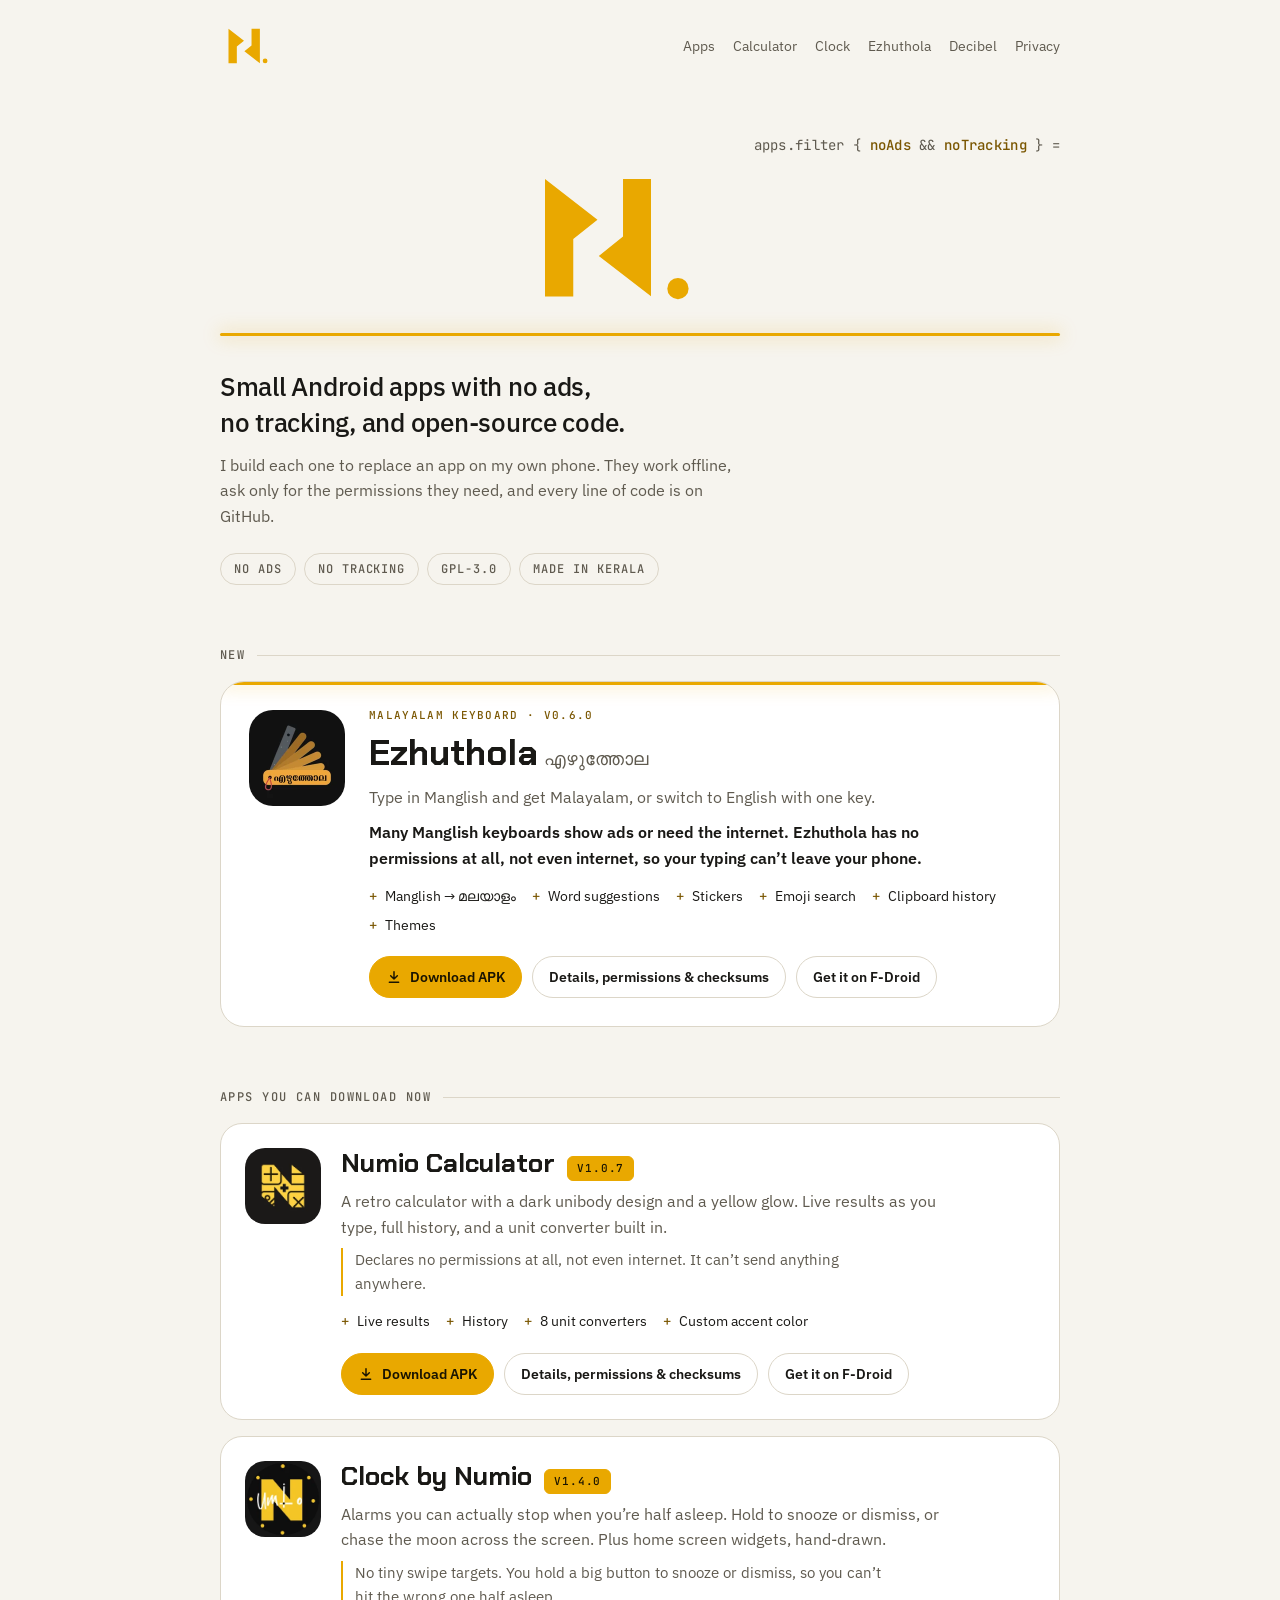
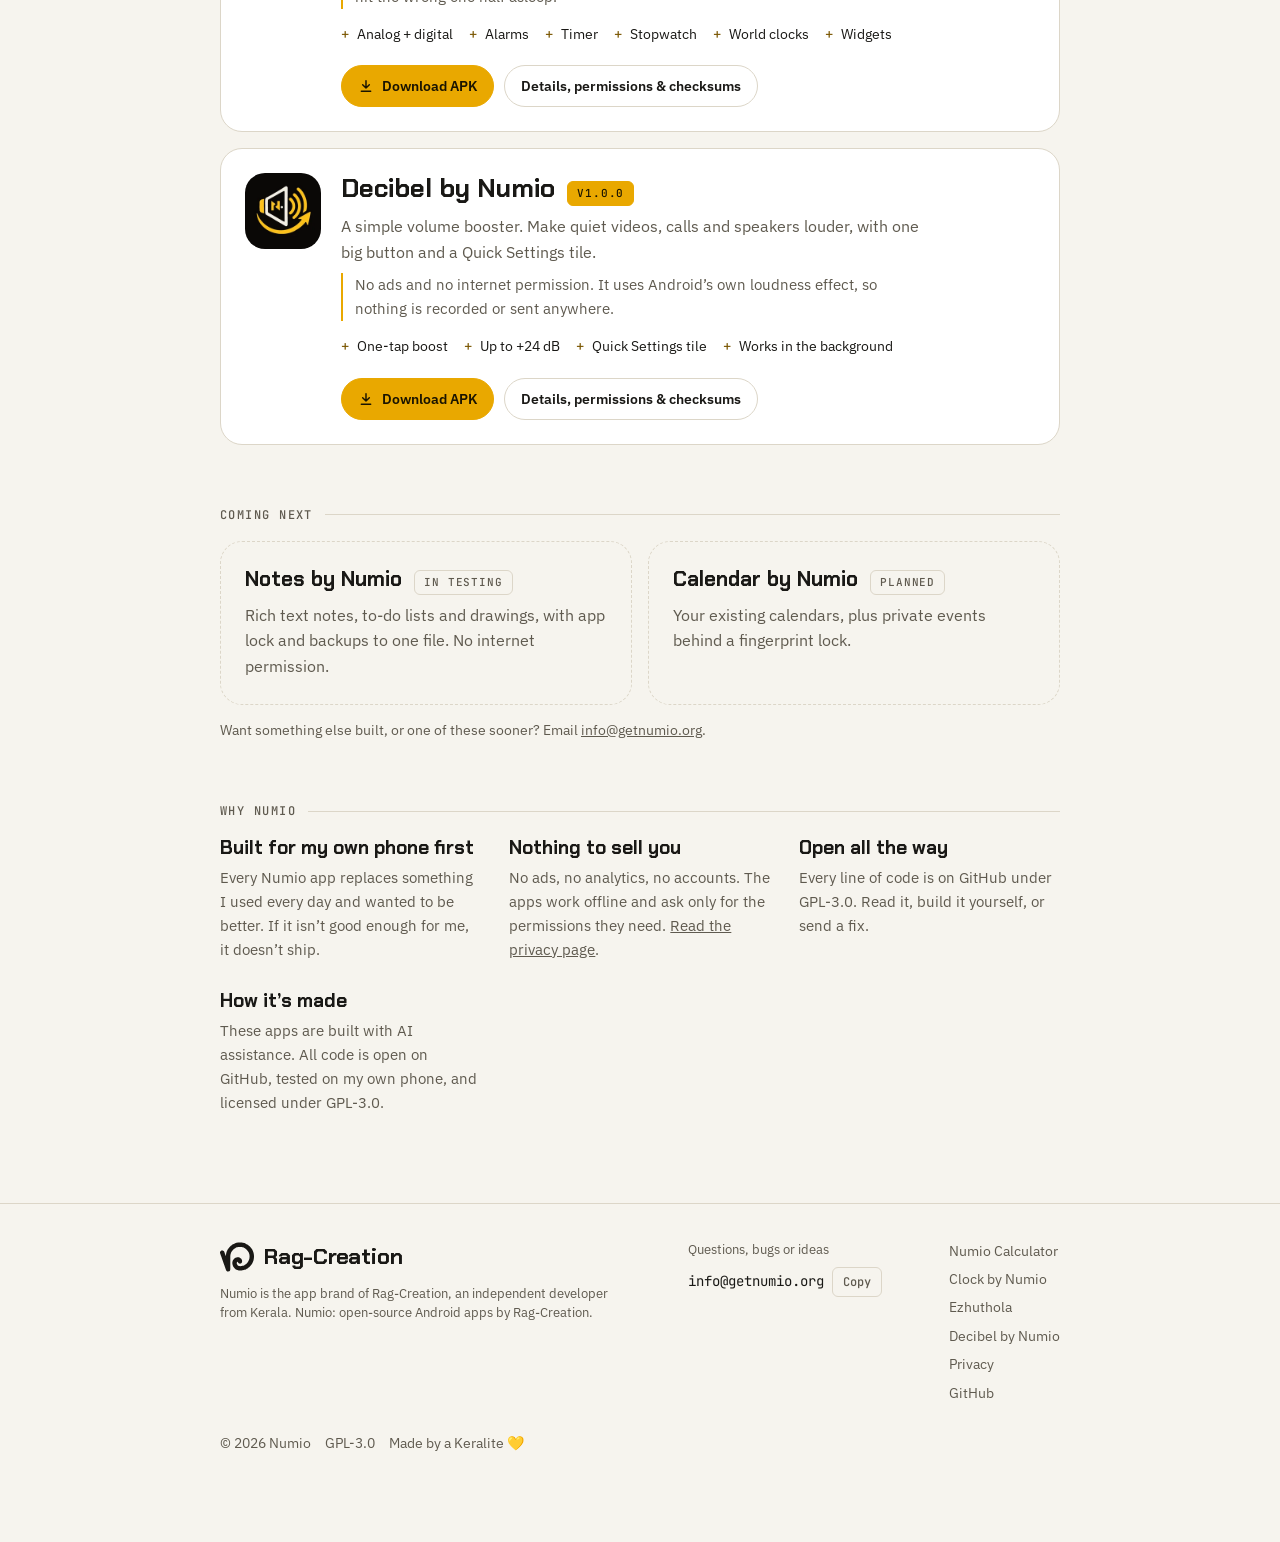
<file: index.html>
<!doctype html>
<html lang="en">
<head>
<meta charset="utf-8">
<meta http-equiv="Content-Security-Policy" content="default-src 'self'; script-src 'self'; style-src 'self' 'unsafe-inline'; img-src 'self' data:; font-src 'self'; connect-src 'none'; object-src 'none'; base-uri 'self'; form-action 'none'">
<meta name="viewport" content="width=device-width, initial-scale=1, viewport-fit=cover">
<title>Numio: open-source Android apps with no ads</title>
<meta name="description" content="Numio makes small, open-source Android apps with no ads and no tracking: Numio Calculator, Clock by Numio, Notes by Numio, and Ezhuthola, a Malayalam keyboard. By Rag-Creation.">
<meta name="theme-color" content="#0f0f0e">
<link rel="canonical" href="https://getnumio.org/">
<link rel="icon" href="/favicon.svg" type="image/svg+xml">
<link rel="icon" href="/favicon.ico" sizes="32x32">
<link rel="apple-touch-icon" href="/apple-touch-icon.png">
<meta property="og:type" content="website">
<meta property="og:site_name" content="Numio">
<meta property="og:title" content="Numio: open-source Android apps with no ads">
<meta property="og:description" content="Numio makes small, open-source Android apps with no ads and no tracking: Numio Calculator, Clock by Numio, Notes by Numio, and Ezhuthola, a Malayalam keyboard. By Rag-Creation.">
<meta property="og:url" content="https://getnumio.org/">
<meta property="og:image" content="https://getnumio.org/assets/img/og.png">
<meta property="og:image:width" content="1200">
<meta property="og:image:height" content="630">
<meta property="og:image:alt" content="Numio logo: open-source Android apps, no ads, no tracking">
<meta name="twitter:card" content="summary_large_image">
<meta name="twitter:title" content="Numio: open-source Android apps with no ads">
<meta name="twitter:description" content="Numio makes small, open-source Android apps with no ads and no tracking: Numio Calculator, Clock by Numio, Notes by Numio, and Ezhuthola, a Malayalam keyboard. By Rag-Creation.">
<meta name="twitter:image" content="https://getnumio.org/assets/img/og.png">
<link rel="preload" href="/assets/fonts/chakra-petch-700.woff" as="font" type="font/woff" crossorigin><link rel="preload" href="/assets/fonts/ibm-plex-sans.woff" as="font" type="font/woff" crossorigin>
<link rel="stylesheet" href="/assets/site.css">

</head>
<body>
<a class="skip" href="#main">Skip to content</a>
<div class="wrap">
  <header class="top">
    <a class="mark" href="/" aria-label="Numio home"><svg class="nmark" viewBox="0 0 1000 1000" aria-hidden="true"><polygon points="151.7,190 428.4,404.2 300.7,507 300.7,810 151.7,810" fill="var(--amber)"/><polygon points="712.1,810 435.4,595.8 563.1,493 563.1,190 712.1,190" fill="var(--amber)"/><circle cx="805.7" cy="767.4" r="42.6" fill="var(--amber)"/></svg></a>
    <nav aria-label="Main">
      <a href="#apps">Apps</a>
      <a href="/calculator/">Calculator</a>
      <a href="/clock/">Clock</a>
      <a href="/ezhuthola/">Ezhuthola</a>
      <a href="/decibel/">Decibel</a>
      <a href="/privacy/">Privacy</a>
    </nav>
  </header>
</div>
<main id="main">
<div class="wrap">
  <section class="hero" aria-labelledby="wordmark">
    <div class="readout" aria-hidden="true">apps.filter { <b>noAds</b> &amp;&amp; <b>noTracking</b> } =</div>
    <h1 id="wordmark" aria-label="Numio" title="Tap to play"><svg class="hn" viewBox="151.7 190 560.4 620" aria-hidden="true"><polygon points="151.7,190 428.4,404.2 300.7,507 300.7,810 151.7,810"/><polygon points="712.1,810 435.4,595.8 563.1,493 563.1,190 712.1,190"/></svg><span class="umio" aria-hidden="true">umio</span><span class="dot" aria-hidden="true"></span></h1>
    <div class="underline" aria-hidden="true"></div>
    <p class="lede">Small Android apps with no ads, no tracking, and open-source code.</p>
    <p class="sublede">I build each one to replace an app on my own phone. They work offline, ask only for the permissions they need, and every line of code is on GitHub.</p>
    <ul class="pledge"><li>No ads</li><li>No tracking</li><li>GPL-3.0</li><li>Made in Kerala</li></ul>
  </section>

  <section class="block" aria-labelledby="ez-label">
    <h2 class="section-label" id="ez-label">New</h2>
    <article class="flagship">
      <img src="/assets/img/ezhuthola.webp" alt="Ezhuthola app icon: a palm leaf with the letter ഴ" width="96" height="96" loading="lazy">
      <div>
        <span class="eyebrow">Malayalam keyboard · v0.6.0</span>
        <h3>Ezhuthola<span class="ml" lang="ml">എഴുത്തോല</span></h3>
        <p>Type in Manglish and get Malayalam, or switch to English with one key.</p>
        <p><strong>Many Manglish keyboards show ads or need the internet. Ezhuthola has no permissions at all, not even internet, so your typing can’t leave your phone.</strong></p>
        <ul class="feats"><li>Manglish → മലയാളം</li><li>Word suggestions</li><li>Stickers</li><li>Emoji search</li><li>Clipboard history</li><li>Themes</li></ul>
        <div class="actions">
          <a class="btn primary" href="https://github.com/rag-creation/ezhuthola/releases/latest" target="_blank" rel="noopener"><svg viewBox="0 0 24 24" fill="none" stroke="currentColor" stroke-width="2.2" stroke-linecap="round" stroke-linejoin="round" aria-hidden="true"><path d="M12 4v11M7 10l5 5 5-5M5 20h14"/></svg>Download APK</a>
          <a class="btn" href="/ezhuthola/">Details, permissions &amp; checksums</a>
          <a class="btn" href="https://f-droid.org/packages/com.rr.numio.ezhuthola/" target="_blank" rel="noopener">Get it on F-Droid</a>
        </div>
      </div>
    </article>
  </section>

  <section class="block" id="apps" aria-labelledby="apps-label">
    <h2 class="section-label" id="apps-label">Apps you can download now</h2>
    <div class="apps">
      <article class="app">
        <img class="icon" src="/assets/img/calculator.webp" alt="Numio Calculator app icon" width="76" height="76" loading="lazy">
        <div>
          <div class="app-head"><h3><a href="/calculator/">Numio Calculator</a></h3><span class="status live">v1.0.7</span></div>
          <p>A retro calculator with a dark unibody design and a yellow glow. Live results as you type, full history, and a unit converter built in.</p>
          <p class="diff">Declares no permissions at all, not even internet. It can’t send anything anywhere.</p>
          <ul class="feats"><li>Live results</li><li>History</li><li>8 unit converters</li><li>Custom accent color</li></ul>
          <div class="actions">
            <a class="btn primary" href="https://github.com/rag-creation/numio/releases/latest" target="_blank" rel="noopener"><svg viewBox="0 0 24 24" fill="none" stroke="currentColor" stroke-width="2.2" stroke-linecap="round" stroke-linejoin="round" aria-hidden="true"><path d="M12 4v11M7 10l5 5 5-5M5 20h14"/></svg>Download APK</a>
            <a class="btn" href="/calculator/">Details, permissions &amp; checksums</a>
            <a class="btn" href="https://f-droid.org/packages/com.rr.numio/" target="_blank" rel="noopener">Get it on F-Droid</a>
          </div>
        </div>
      </article>
      <article class="app">
        <img class="icon" src="/assets/img/clock.webp" alt="Clock by Numio app icon" width="76" height="76" loading="lazy">
        <div>
          <div class="app-head"><h3><a href="/clock/">Clock by Numio</a></h3><span class="status live">v1.4.0</span></div>
          <p>Alarms you can actually stop when you’re half asleep. Hold to snooze or dismiss, or chase the moon across the screen. Plus home screen widgets, hand-drawn.</p>
          <p class="diff">No tiny swipe targets. You hold a big button to snooze or dismiss, so you can’t hit the wrong one half asleep.</p>
          <ul class="feats"><li>Analog + digital</li><li>Alarms</li><li>Timer</li><li>Stopwatch</li><li>World clocks</li><li>Widgets</li></ul>
          <div class="actions">
            <a class="btn primary" href="https://github.com/rag-creation/numio-clock/releases/latest" target="_blank" rel="noopener"><svg viewBox="0 0 24 24" fill="none" stroke="currentColor" stroke-width="2.2" stroke-linecap="round" stroke-linejoin="round" aria-hidden="true"><path d="M12 4v11M7 10l5 5 5-5M5 20h14"/></svg>Download APK</a>
            <a class="btn" href="/clock/">Details, permissions &amp; checksums</a>
            
          </div>
        </div>
      </article>
      <article class="app">
        <img class="icon" src="/assets/img/decibel.webp" alt="Decibel by Numio app icon" width="76" height="76" loading="lazy">
        <div>
          <div class="app-head"><h3><a href="/decibel/">Decibel by Numio</a></h3><span class="status live">v1.0.0</span></div>
          <p>A simple volume booster. Make quiet videos, calls and speakers louder, with one big button and a Quick Settings tile.</p>
          <p class="diff">No ads and no internet permission. It uses Android’s own loudness effect, so nothing is recorded or sent anywhere.</p>
          <ul class="feats"><li>One-tap boost</li><li>Up to +24 dB</li><li>Quick Settings tile</li><li>Works in the background</li></ul>
          <div class="actions">
            <a class="btn primary" href="https://github.com/rag-creation/numio-decibel/releases/latest" target="_blank" rel="noopener"><svg viewBox="0 0 24 24" fill="none" stroke="currentColor" stroke-width="2.2" stroke-linecap="round" stroke-linejoin="round" aria-hidden="true"><path d="M12 4v11M7 10l5 5 5-5M5 20h14"/></svg>Download APK</a>
            <a class="btn" href="/decibel/">Details, permissions &amp; checksums</a>
          </div>
        </div>
      </article>
    </div>
  </section>

  <section class="block" id="roadmap" aria-labelledby="road-label">
    <h2 class="section-label" id="road-label">Coming next</h2>
    <div class="soon">
      <article class="app"><div><div class="app-head"><h3>Notes by Numio</h3><span class="status">In testing</span></div><p>Rich text notes, to-do lists and drawings, with app lock and backups to one file. No internet permission.</p></div></article>
      <article class="app"><div><div class="app-head"><h3>Calendar by Numio</h3><span class="status">Planned</span></div><p>Your existing calendars, plus private events behind a fingerprint lock.</p></div></article>
    </div>
    <p class="note">Want something else built, or one of these sooner? Email <a href="mailto:info@getnumio.org">info@getnumio.org</a>.</p>
  </section>

  <section class="block" id="why" aria-labelledby="why-label">
    <h2 class="section-label" id="why-label">Why Numio</h2>
    <div class="why">
      <div><h3>Built for my own phone first</h3><p>Every Numio app replaces something I used every day and wanted to be better. If it isn’t good enough for me, it doesn’t ship.</p></div>
      <div><h3>Nothing to sell you</h3><p>No ads, no analytics, no accounts. The apps work offline and ask only for the permissions they need. <a href="/privacy/">Read the privacy page</a>.</p></div>
      <div><h3>Open all the way</h3><p>Every line of code is on GitHub under GPL-3.0. Read it, build it yourself, or send a fix.</p></div>
      <div><h3>How it’s made</h3><p>These apps are built with AI assistance. All code is open on GitHub, tested on my own phone, and licensed under GPL-3.0.</p></div>
    </div>
  </section>
</div>
</main>
<footer id="contact">
  <div class="wrap">
    <div class="foot">
      <div class="foot-col">
        <a class="mark" href="https://github.com/rag-creation" target="_blank" rel="noopener" aria-label="Rag-Creation on GitHub"><svg class="flick" viewBox="0 0 200 200" aria-hidden="true"><path d="M116.6 14.5C115.4 14.5 114.1 14.6 112.8 14.6C111.5 14.7 110.2 14.7 109 14.9C107.7 15 106.4 15.2 105.2 15.4C103.9 15.5 102.6 15.6 101.4 15.8C100.1 16 98.9 16.4 97.6 16.7C96.4 16.9 95.1 17.2 93.9 17.5C92.6 17.9 91.4 18.3 90.2 18.8C89 19.2 87.8 19.7 86.7 20.2C85.5 20.7 84.3 21.2 83.1 21.7C82 22.2 80.8 22.7 79.6 23.3C78.5 23.9 77.4 24.5 76.3 25.1C75.2 25.8 74.1 26.5 73 27.2C71.9 27.9 70.9 28.6 69.8 29.3C68.8 30.1 67.8 30.9 66.8 31.7C65.8 32.5 64.8 33.3 63.8 34.1C62.9 34.9 61.9 35.8 61 36.7C60.1 37.6 59.2 38.5 58.3 39.4C57.4 40.3 56.5 41.3 55.6 42.2C54.8 43.2 54 44.1 53.1 45.1C52.3 46.1 51.6 47.2 50.8 48.2C50 49.2 49.2 50.2 48.5 51.3C47.8 52.3 47.1 53.4 46.4 54.5C45.8 55.6 45.1 56.7 44.5 57.8C43.9 58.9 43.3 60.1 42.8 61.2C42.2 62.4 41.6 63.5 41.1 64.7C40.6 65.9 40.2 67.1 39.8 68.3C39.3 69.5 38.8 70.7 38.4 71.9C38.1 73.1 37.7 74.4 37.4 75.6C37.1 76.8 36.8 78.1 36.5 79.3C36.3 80.6 36.1 81.9 35.9 83.1C35.7 84.4 35.5 85.6 35.3 86.9C35.1 88.2 35.2 89.6 34.9 90.7C34.6 91.8 34 93.6 33.6 93.4C33.1 93.3 32.7 91.1 32.2 89.9C31.8 88.7 31.3 87.5 30.9 86.3C30.5 85 30.1 83.8 29.6 82.6C29.2 81.4 28.8 80.2 28.4 79C27.9 77.8 27.5 76.6 27.1 75.4C26.7 74.2 26.3 72.9 25.8 71.8C25.3 70.6 24.8 69.4 24.1 68.3C23.5 67.2 22.7 66.1 21.8 65.2C21 64.3 20 63.5 18.9 62.8C17.8 62.2 16.6 61.6 15.3 61.4C14.1 61.1 12.8 61 11.5 61.2C10.3 61.3 9 61.6 7.8 62.1C6.6 62.6 5.5 63.3 4.5 64.1C3.6 64.9 2.8 66 2.1 67.1C1.4 68.1 0.9 69.4 0.6 70.6C0.2 71.8 -0 73.1 0 74.4C0 75.6 0.4 76.9 0.7 78.1C1 79.4 1.4 80.6 1.8 81.8C2.2 83 2.7 84.2 3.1 85.4C3.6 86.6 4 87.8 4.4 89C4.8 90.2 5.2 91.5 5.7 92.7C6.1 93.9 6.5 95.1 6.9 96.3C7.4 97.5 7.8 98.7 8.2 99.9C8.7 101.1 9.1 102.3 9.5 103.5C9.9 104.7 10.4 105.9 10.8 107.1C11.2 108.4 11.6 109.6 12.1 110.8C12.5 112 12.9 113.2 13.3 114.4C13.8 115.6 14.2 116.8 14.6 118C15 119.2 15.5 120.4 15.9 121.6C16.3 122.8 16.7 124 17.2 125.3C17.6 126.5 18 127.7 18.5 128.9C18.9 130.1 19.3 131.3 19.7 132.5C20.2 133.7 20.6 134.9 21 136.1C21.4 137.3 21.9 138.5 22.3 139.7C22.7 140.9 23.1 142.2 23.6 143.4C24 144.6 24.4 145.8 24.8 147C25.3 148.2 25.7 149.4 26.1 150.6C26.5 151.8 27 153 27.4 154.2C27.8 155.4 28.2 156.6 28.7 157.9C29.1 159.1 29.5 160.3 30 161.5C30.4 162.7 30.8 163.9 31.2 165.1C31.6 166.3 32.1 167.5 32.5 168.7C32.9 169.9 33.3 171.1 33.8 172.3C34.2 173.5 34.6 174.8 35.1 176C35.6 177.1 36.1 178.3 36.8 179.4C37.5 180.4 38.4 181.4 39.3 182.3C40.2 183.1 41.3 184 42.4 184.6C43.5 185.1 44.8 185.4 46.1 185.5C47.3 185.7 48.6 185.6 49.9 185.4C51.1 185.2 52.4 184.7 53.5 184.2C54.7 183.6 55.8 183 56.8 182.2C57.7 181.3 58.4 180.2 59 179.1C59.6 178 59.9 176.7 60.2 175.4C60.5 174.2 60.5 172.9 60.6 171.6C60.7 170.4 60.6 169.1 60.6 167.8C60.6 166.5 60.6 165.2 60.6 163.9C60.6 162.7 60.6 161.4 60.6 160.1C60.6 158.8 60.6 157.5 60.6 156.3C60.6 155 60.6 153.7 60.6 152.4C60.6 151.1 60.6 149.9 60.6 148.6C60.6 147.3 60.6 146 60.6 144.7C60.6 143.5 60.6 142.2 60.6 140.9C60.6 139.6 60.6 138.3 60.6 137.1C60.6 135.8 60.6 134.5 60.6 133.2C60.6 131.9 60.6 130.7 60.6 129.4C60.6 128.1 60.6 126.8 60.6 125.5C60.6 124.3 60.6 123 60.6 121.7C60.6 120.4 60.6 119.1 60.6 117.9C60.6 116.6 60.6 115.3 60.6 114C60.6 112.7 60.6 111.5 60.6 110.2C60.6 108.9 60.6 107.6 60.6 106.3C60.6 105.1 60.6 103.8 60.6 102.5C60.6 101.2 60.6 99.9 60.6 98.7C60.6 97.4 60.7 96.1 60.8 94.8C60.9 93.5 60.9 92.3 61 91C61.1 89.7 61.2 88.4 61.4 87.2C61.6 85.9 62 84.7 62.4 83.5C62.8 82.2 63.2 81 63.5 79.8C63.9 78.6 64.2 77.3 64.7 76.1C65.1 74.9 65.7 73.8 66.2 72.6C66.8 71.5 67.4 70.3 68 69.2C68.7 68.1 69.3 67 70 65.9C70.7 64.9 71.6 63.9 72.4 62.9C73.2 61.9 74 60.9 74.9 60C75.7 59 76.5 58 77.4 57.1C78.3 56.2 79.3 55.4 80.2 54.5C81.2 53.6 82.1 52.7 83.1 51.9C84.1 51.1 85.1 50.3 86.2 49.7C87.3 49 88.4 48.4 89.5 47.8C90.7 47.2 91.8 46.6 92.9 46C94.1 45.4 95.2 44.8 96.4 44.4C97.6 43.9 98.8 43.5 100.1 43.2C101.3 42.8 102.5 42.4 103.8 42.1C105 41.8 106.2 41.6 107.5 41.4C108.8 41.2 110.1 41.1 111.3 41C112.6 40.8 113.9 40.6 115.1 40.5C116.4 40.5 117.7 40.5 119 40.5C120.3 40.6 121.5 40.8 122.8 40.9C124.1 41.1 125.4 41.1 126.6 41.3C127.9 41.5 129.2 41.7 130.4 42C131.6 42.3 132.9 42.7 134.1 43C135.3 43.4 136.6 43.7 137.8 44.2C139 44.6 140.1 45.2 141.2 45.8C142.4 46.3 143.5 47 144.6 47.6C145.8 48.2 146.9 48.7 148 49.4C149.1 50.1 150.2 50.8 151.2 51.6C152.2 52.4 153.1 53.3 154 54.1C155 55 156 55.8 156.9 56.7C157.8 57.6 158.6 58.6 159.5 59.6C160.3 60.5 161.1 61.5 161.9 62.5C162.7 63.5 163.6 64.5 164.3 65.5C165.1 66.6 165.7 67.7 166.3 68.8C167 69.9 167.6 71 168.2 72.1C168.7 73.3 169.3 74.4 169.8 75.6C170.3 76.8 170.6 78.1 171 79.3C171.4 80.5 171.8 81.7 172.1 82.9C172.5 84.2 172.9 85.4 173.1 86.7C173.4 87.9 173.4 89.2 173.6 90.5C173.7 91.7 173.8 93 173.9 94.3C173.9 95.6 174 96.9 174 98.1C173.9 99.4 173.8 100.7 173.7 102C173.6 103.2 173.4 104.5 173.3 105.8C173.1 107 172.9 108.3 172.6 109.6C172.4 110.8 171.9 112 171.6 113.2C171.2 114.5 170.9 115.7 170.5 116.9C170 118.1 169.5 119.3 169 120.5C168.4 121.6 167.8 122.7 167.2 123.9C166.6 125 166.1 126.2 165.4 127.3C164.7 128.3 164 129.4 163.2 130.4C162.4 131.4 161.6 132.4 160.8 133.4C160 134.4 159.2 135.4 158.4 136.4C157.5 137.3 156.6 138.2 155.6 139C154.7 139.9 153.6 140.7 152.7 141.5C151.7 142.3 150.7 143.2 149.7 143.9C148.7 144.7 147.6 145.3 146.5 146C145.4 146.7 144.2 147.2 143.1 147.8C142 148.4 140.9 149.1 139.7 149.6C138.5 150.2 137.4 150.7 136.2 151.1C134.9 151.5 133.7 151.8 132.4 152.1C131.2 152.4 130 152.8 128.7 153.1C127.5 153.3 126.2 153.5 124.9 153.6C123.7 153.7 122.4 153.7 121.1 153.8C119.8 153.8 118.5 153.9 117.3 153.8C116 153.8 114.7 153.7 113.4 153.4C112.2 153.1 111 152.8 109.8 152.3C108.6 151.8 107.4 151.2 106.4 150.5C105.4 149.8 104.4 148.8 103.6 147.9C102.7 146.9 102 145.9 101.3 144.8C100.6 143.7 100 142.6 99.6 141.4C99.1 140.2 98.8 138.9 98.7 137.7C98.5 136.4 98.4 135 98.6 133.8C98.9 132.6 99.4 131.3 100.2 130.4C101 129.5 102.5 128.2 103.3 128.4C104.2 128.5 104.8 130.2 105.5 131.2C106.2 132.3 106.7 133.5 107.5 134.5C108.3 135.5 109.3 136.4 110.3 137.1C111.4 137.8 112.6 138.3 113.8 138.6C115 139 116.3 139 117.6 139C118.9 139 120.2 138.9 121.4 138.5C122.6 138.1 123.8 137.5 124.8 136.7C125.8 136 126.8 135 127.5 134C128.3 133 128.9 131.8 129.3 130.7C129.7 129.5 130 128.2 130.1 126.9C130.2 125.6 130.2 124.3 130 123.1C129.9 121.8 129.6 120.5 129.3 119.3C128.9 118.1 128.5 116.9 127.9 115.7C127.4 114.6 126.7 113.5 126 112.4C125.2 111.4 124.4 110.4 123.5 109.5C122.6 108.5 121.7 107.6 120.7 106.8C119.7 106 118.6 105.3 117.5 104.7C116.4 104.1 115.2 103.5 114.1 103.1C112.9 102.6 111.6 102.3 110.4 102C109.1 101.8 107.8 101.7 106.5 101.7C105.3 101.7 104 101.8 102.7 101.9C101.4 102.1 100.2 102.2 98.9 102.5C97.7 102.8 96.4 103.1 95.2 103.5C94 103.9 92.8 104.3 91.6 104.9C90.4 105.4 89.3 106 88.2 106.6C87.1 107.3 86.1 108.1 85.1 108.9C84.1 109.7 83.1 110.5 82.2 111.4C81.3 112.3 80.5 113.3 79.7 114.3C78.9 115.3 78.1 116.3 77.4 117.4C76.7 118.5 76.1 119.6 75.6 120.8C75.1 121.9 74.7 123.2 74.3 124.4C73.9 125.6 73.4 126.8 73.2 128.1C72.9 129.3 72.8 130.6 72.7 131.9C72.6 133.1 72.6 134.4 72.6 135.7C72.6 137 72.7 138.3 72.9 139.5C73 140.8 73.1 142.1 73.3 143.3C73.6 144.6 73.9 145.8 74.3 147.1C74.6 148.3 74.9 149.6 75.4 150.7C75.8 151.9 76.3 153.1 76.9 154.3C77.5 155.4 78.1 156.6 78.7 157.6C79.4 158.7 80.1 159.8 80.8 160.9C81.6 161.9 82.4 162.9 83.2 163.8C84 164.8 84.8 165.9 85.7 166.8C86.6 167.7 87.6 168.5 88.6 169.3C89.6 170.1 90.5 171 91.6 171.7C92.6 172.5 93.7 173.1 94.8 173.8C95.9 174.4 97 175.1 98.2 175.6C99.3 176.2 100.5 176.7 101.7 177.1C102.9 177.6 104.2 177.9 105.4 178.2C106.6 178.6 107.9 178.9 109.1 179.2C110.4 179.4 111.7 179.4 112.9 179.5C114.2 179.6 115.5 179.7 116.8 179.8C118 179.8 119.3 179.7 120.6 179.7C121.9 179.6 123.2 179.6 124.4 179.5C125.7 179.4 127 179.3 128.3 179.2C129.5 179 130.8 178.8 132.1 178.6C133.3 178.4 134.6 178.1 135.8 177.8C137.1 177.5 138.3 177.1 139.5 176.8C140.7 176.4 142 176 143.2 175.7C144.4 175.3 145.6 174.9 146.8 174.4C148 174 149.2 173.5 150.4 173C151.6 172.5 152.8 172 153.9 171.4C155.1 170.9 156.2 170.3 157.3 169.7C158.4 169 159.5 168.4 160.6 167.7C161.7 167 162.8 166.3 163.8 165.6C164.8 164.8 165.8 164 166.8 163.2C167.9 162.5 168.9 161.7 169.9 160.9C170.9 160.1 171.8 159.2 172.7 158.3C173.7 157.5 174.6 156.6 175.6 155.7C176.5 154.8 177.3 153.8 178.2 152.9C179.1 152 180 151 180.8 150.1C181.6 149.1 182.4 148.1 183.2 147.1C184 146.1 184.8 145.1 185.5 144C186.2 143 186.9 141.9 187.6 140.8C188.3 139.7 189 138.6 189.6 137.5C190.2 136.4 190.8 135.3 191.4 134.1C192 133 192.5 131.8 193.1 130.7C193.6 129.5 194.1 128.3 194.5 127.1C195 125.9 195.4 124.7 195.8 123.5C196.3 122.3 196.7 121.1 197 119.9C197.3 118.6 197.6 117.4 197.9 116.1C198.2 114.9 198.5 113.6 198.7 112.4C198.9 111.1 199 109.8 199.1 108.6C199.3 107.3 199.5 106 199.6 104.7C199.7 103.5 199.8 102.2 199.9 100.9C199.9 99.6 200 98.3 200 97.1C200 95.8 199.9 94.5 199.9 93.2C199.8 92 199.8 90.7 199.6 89.4C199.5 88.1 199.3 86.9 199.1 85.6C199 84.3 198.8 83 198.6 81.8C198.4 80.5 198.1 79.3 197.8 78C197.6 76.8 197.3 75.5 197 74.3C196.6 73.1 196.2 71.9 195.8 70.6C195.3 69.4 194.9 68.2 194.4 67C194 65.8 193.5 64.7 192.9 63.5C192.4 62.3 191.9 61.2 191.3 60C190.7 58.9 190.1 57.7 189.5 56.6C188.9 55.5 188.2 54.4 187.5 53.3C186.8 52.3 186.1 51.2 185.4 50.2C184.6 49.1 183.8 48.1 183 47.1C182.2 46.1 181.5 45.1 180.6 44.1C179.8 43.2 178.9 42.2 178.1 41.3C177.2 40.3 176.3 39.4 175.4 38.5C174.5 37.6 173.5 36.7 172.6 35.9C171.7 35 170.7 34.1 169.8 33.3C168.8 32.4 167.8 31.6 166.8 30.9C165.8 30.1 164.8 29.3 163.7 28.6C162.7 27.8 161.6 27.2 160.5 26.5C159.4 25.8 158.3 25.1 157.2 24.5C156.1 23.9 154.9 23.3 153.8 22.8C152.6 22.2 151.4 21.7 150.3 21.2C149.1 20.7 147.9 20.2 146.7 19.7C145.5 19.2 144.3 18.8 143.1 18.3C141.9 17.9 140.7 17.5 139.5 17.2C138.2 16.9 137 16.6 135.7 16.4C134.5 16.1 133.2 15.8 132 15.6C130.7 15.4 129.4 15.3 128.1 15.2C126.9 15 125.6 14.8 124.3 14.7C123 14.6 121.8 14.6 120.5 14.6C119.2 14.5 117.9 14.5 116.6 14.5Z" fill="currentColor"/></svg><span>Rag-Creation</span></a>
        <small style="margin-top:10px">Numio is the app brand of Rag-Creation, an independent developer from Kerala. Numio: open-source Android apps by Rag-Creation.</small>
      </div>
      <div class="foot-col">
        <small>Questions, bugs or ideas</small>
        <div class="email"><code id="mail">info@getnumio.org</code><button class="copy" data-copy="mail" type="button">Copy</button></div>
      </div>
      <nav class="foot-links" aria-label="Footer">
        <a href="/calculator/">Numio Calculator</a>
        <a href="/clock/">Clock by Numio</a>
        <a href="/ezhuthola/">Ezhuthola</a>
        <a href="/decibel/">Decibel by Numio</a>
        <a href="/privacy/">Privacy</a>
        <a href="https://github.com/rag-creation" target="_blank" rel="noopener">GitHub</a>
      </nav>
    </div>
    <div class="made">
      <span>&copy; 2026 <button id="brand" type="button" aria-label="Numio">Numio</button></span>
      <span>GPL-3.0</span>
      <span>Made by a Keralite 💛</span>
    </div>
    <div id="egg" aria-live="polite"></div>
  </div>
</footer>
<script src="/assets/site.js" defer></script>
</body>
</html>
</file>
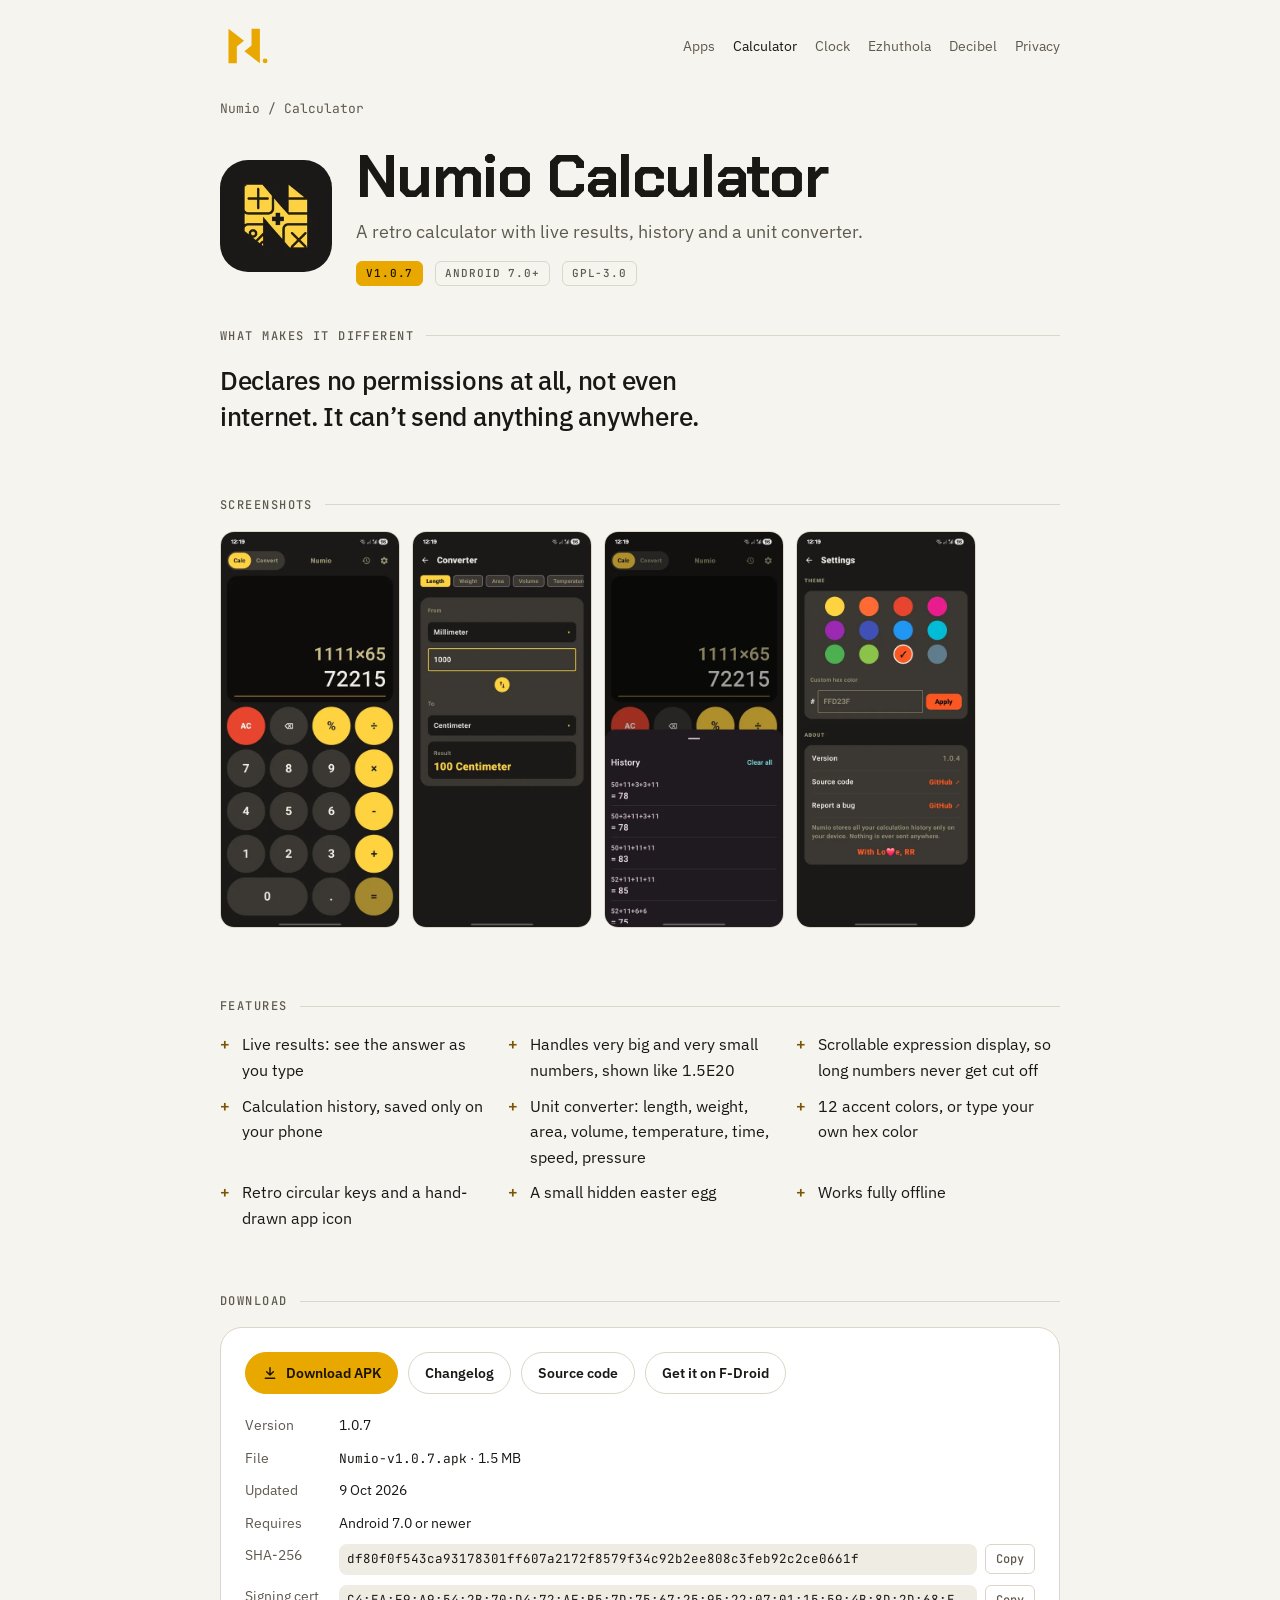
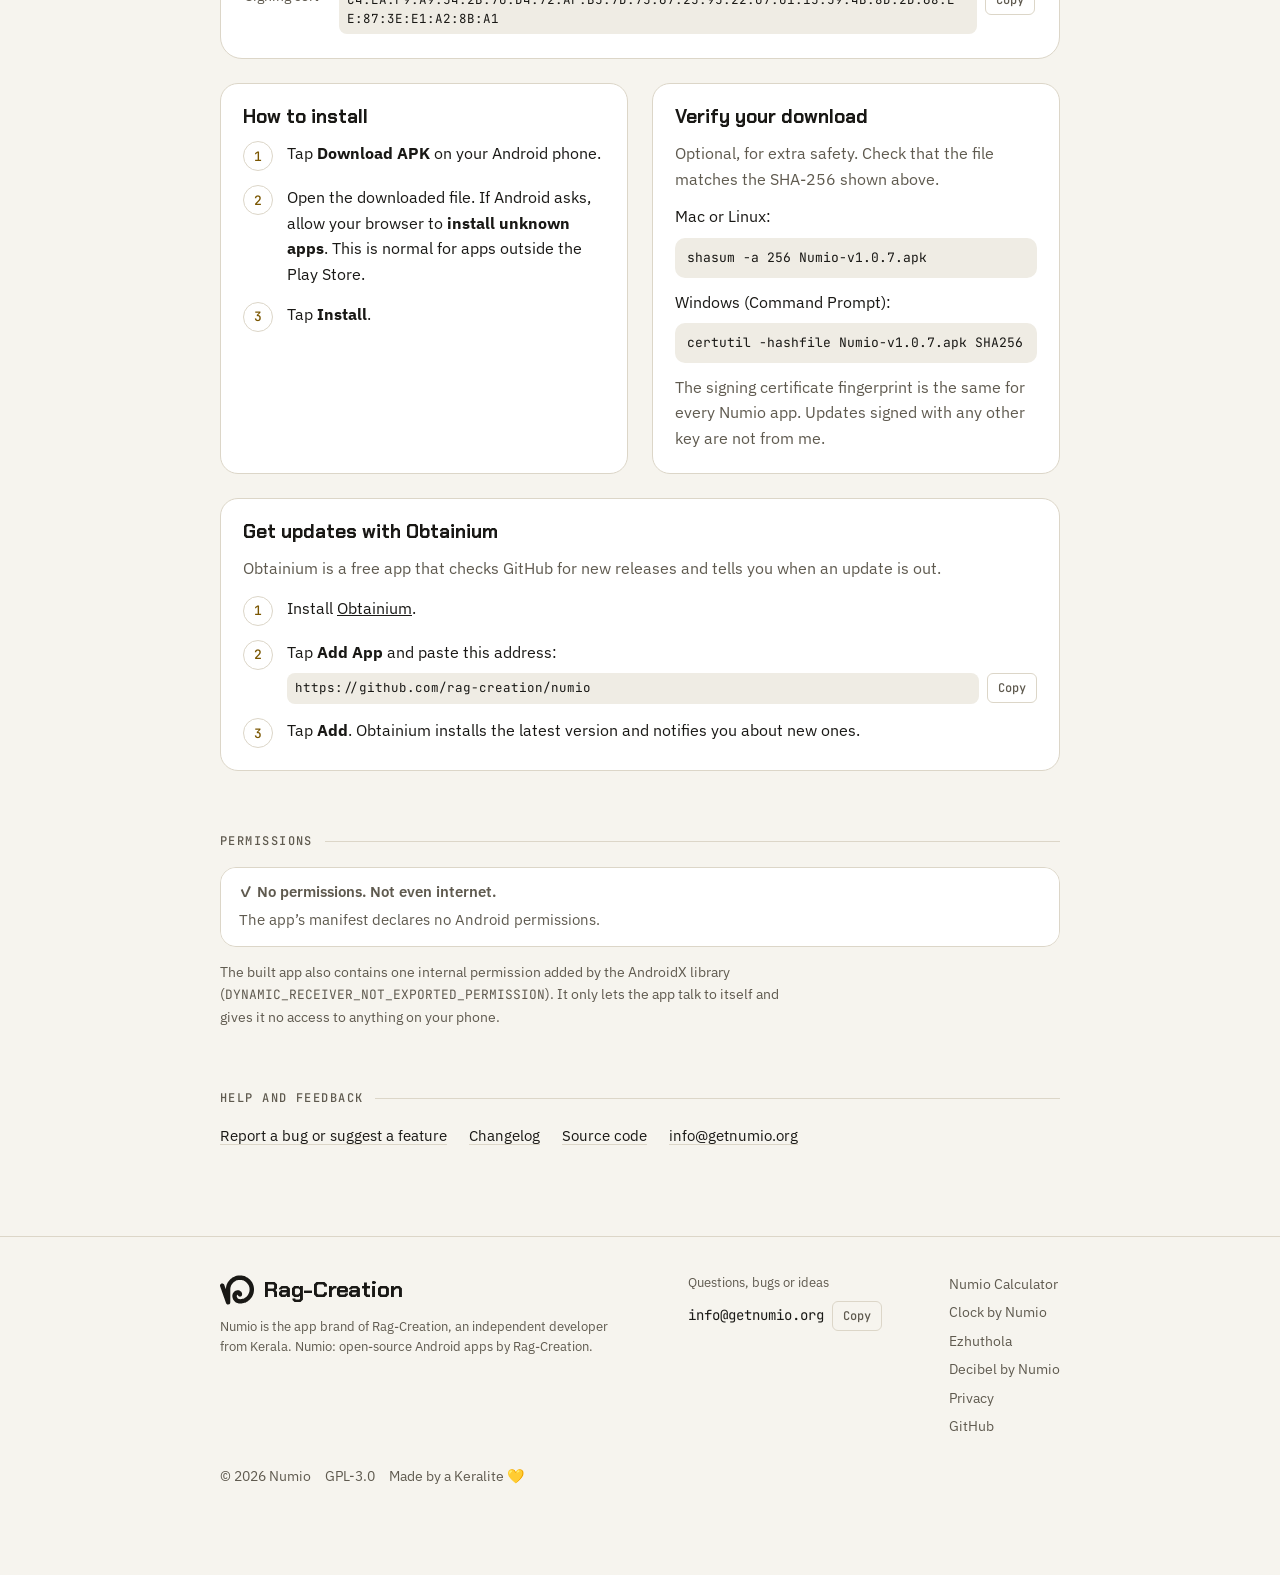
<file: calculator/index.html>
<!doctype html>
<html lang="en">
<head>
<meta charset="utf-8">
<meta http-equiv="Content-Security-Policy" content="default-src 'self'; script-src 'self'; style-src 'self' 'unsafe-inline'; img-src 'self' data:; font-src 'self'; connect-src 'none'; object-src 'none'; base-uri 'self'; form-action 'none'">
<meta name="viewport" content="width=device-width, initial-scale=1, viewport-fit=cover">
<title>Numio Calculator · Numio</title>
<meta name="description" content="A retro calculator with a dark unibody design and a yellow glow. Live results as you type, full history, and a unit converter built in. No ads, no tracking, open source (GPL-3.0).">
<meta name="theme-color" content="#0f0f0e">
<link rel="canonical" href="https://getnumio.org/calculator/">
<link rel="icon" href="/favicon.svg" type="image/svg+xml">
<link rel="icon" href="/favicon.ico" sizes="32x32">
<link rel="apple-touch-icon" href="/apple-touch-icon.png">
<meta property="og:type" content="website">
<meta property="og:site_name" content="Numio">
<meta property="og:title" content="Numio Calculator · Numio">
<meta property="og:description" content="A retro calculator with a dark unibody design and a yellow glow. Live results as you type, full history, and a unit converter built in. No ads, no tracking, open source (GPL-3.0).">
<meta property="og:url" content="https://getnumio.org/calculator/">
<meta property="og:image" content="https://getnumio.org/assets/img/og.png">
<meta property="og:image:width" content="1200">
<meta property="og:image:height" content="630">
<meta property="og:image:alt" content="Numio logo: open-source Android apps, no ads, no tracking">
<meta name="twitter:card" content="summary_large_image">
<meta name="twitter:title" content="Numio Calculator · Numio">
<meta name="twitter:description" content="A retro calculator with a dark unibody design and a yellow glow. Live results as you type, full history, and a unit converter built in. No ads, no tracking, open source (GPL-3.0).">
<meta name="twitter:image" content="https://getnumio.org/assets/img/og.png">
<link rel="preload" href="/assets/fonts/chakra-petch-700.woff" as="font" type="font/woff" crossorigin><link rel="preload" href="/assets/fonts/ibm-plex-sans.woff" as="font" type="font/woff" crossorigin>
<link rel="stylesheet" href="/assets/site.css">
<script type="application/ld+json">{"@context": "https://schema.org", "@type": "SoftwareApplication", "name": "Numio Calculator", "operatingSystem": "Android 7.0+", "applicationCategory": "UtilitiesApplication", "description": "A retro calculator with a dark unibody design and a yellow glow. Live results as you type, full history, and a unit converter built in.", "url": "https://getnumio.org/calculator/", "license": "https://www.gnu.org/licenses/gpl-3.0.html", "author": {"@type": "Person", "name": "Rag-Creation", "url": "https://github.com/rag-creation"}, "offers": {"@type": "Offer", "price": "0", "priceCurrency": "USD"}, "softwareVersion": "1.0.7", "downloadUrl": "https://github.com/rag-creation/numio/releases/latest", "fileSize": "1.5 MB", "image": "https://getnumio.org/assets/img/calculator.webp", "screenshot": ["https://getnumio.org/assets/img/calculator-1.webp", "https://getnumio.org/assets/img/calculator-2.webp", "https://getnumio.org/assets/img/calculator-3.webp", "https://getnumio.org/assets/img/calculator-4.webp"]}</script>
</head>
<body>
<a class="skip" href="#main">Skip to content</a>
<div class="wrap">
  <header class="top">
    <a class="mark" href="/" aria-label="Numio home"><svg class="nmark" viewBox="0 0 1000 1000" aria-hidden="true"><polygon points="151.7,190 428.4,404.2 300.7,507 300.7,810 151.7,810" fill="var(--amber)"/><polygon points="712.1,810 435.4,595.8 563.1,493 563.1,190 712.1,190" fill="var(--amber)"/><circle cx="805.7" cy="767.4" r="42.6" fill="var(--amber)"/></svg></a>
    <nav aria-label="Main">
      <a href="/#apps">Apps</a>
      <a href="/calculator/" aria-current="page">Calculator</a>
      <a href="/clock/">Clock</a>
      <a href="/ezhuthola/">Ezhuthola</a>
      <a href="/decibel/">Decibel</a>
      <a href="/privacy/">Privacy</a>
    </nav>
  </header>
</div>
<main id="main">
<div class="wrap">
  <p class="crumbs"><a href="/">Numio</a> / Calculator</p>
  <section class="apphero" aria-labelledby="app-title">
    <img src="/assets/img/calculator.webp" alt="Numio Calculator app icon" width="112" height="112">
    <div>
      <h1 id="app-title">Numio Calculator</h1>
      <p>A retro calculator with live results, history and a unit converter.</p>
      <div class="app-head"><span class="status live">v1.0.7</span><span class="status">Android 7.0+</span><span class="status">GPL-3.0</span></div>
    </div>
  </section>

  <section class="block" aria-labelledby="diff-label">
    <h2 class="section-label" id="diff-label">What makes it different</h2>
    <p class="lede" style="margin:0;max-width:40ch">Declares no permissions at all, not even internet. It can’t send anything anywhere.</p>
  </section>

  <section class="block" aria-labelledby="shots-label">
    <h2 class="section-label" id="shots-label">Screenshots</h2>
    <div class="shots" tabindex="0" aria-label="Screenshots, scroll sideways"><img src="/assets/img/calculator-1.webp" alt="Calculator showing a sum with the live result above the round keys" width="432" height="960" loading="lazy"><img src="/assets/img/calculator-2.webp" alt="Calculation history screen listing earlier sums" width="432" height="960" loading="lazy"><img src="/assets/img/calculator-3.webp" alt="Unit converter screen" width="432" height="960" loading="lazy"><img src="/assets/img/calculator-4.webp" alt="Settings screen with the accent color picker" width="432" height="960" loading="lazy"></div>
  </section>

  <section class="block" aria-labelledby="feat-label">
    <h2 class="section-label" id="feat-label">Features</h2>
    <ul class="featlist"><li>Live results: see the answer as you type</li><li>Handles very big and very small numbers, shown like 1.5E20</li><li>Scrollable expression display, so long numbers never get cut off</li><li>Calculation history, saved only on your phone</li><li>Unit converter: length, weight, area, volume, temperature, time, speed, pressure</li><li>12 accent colors, or type your own hex color</li><li>Retro circular keys and a hand-drawn app icon</li><li>A small hidden easter egg</li><li>Works fully offline</li></ul>
  </section>

  <section class="block" id="download" aria-labelledby="dl-label">
    <h2 class="section-label" id="dl-label">Download</h2>
    <div class="dl">
      <div class="actions">
        <a class="btn primary" href="https://github.com/rag-creation/numio/releases/latest" target="_blank" rel="noopener"><svg viewBox="0 0 24 24" fill="none" stroke="currentColor" stroke-width="2.2" stroke-linecap="round" stroke-linejoin="round" aria-hidden="true"><path d="M12 4v11M7 10l5 5 5-5M5 20h14"/></svg>Download APK</a>
        <a class="btn" href="https://github.com/rag-creation/numio/releases" target="_blank" rel="noopener">Changelog</a>
        <a class="btn" href="https://github.com/rag-creation/numio" target="_blank" rel="noopener">Source code</a>
        <a class="btn" href="https://f-droid.org/packages/com.rr.numio/" target="_blank" rel="noopener">Get it on F-Droid</a>
      </div>
      <dl class="facts">
        <dt>Version</dt><dd>1.0.7</dd>
        <dt>File</dt><dd><code>Numio-v1.0.7.apk</code> · 1.5 MB</dd>
        <dt>Updated</dt><dd>9 Oct 2026</dd>
        <dt>Requires</dt><dd>Android 7.0 or newer</dd>
        <dt>SHA-256</dt><dd><div class="hash"><code id="sha-calculator">df80f0f543ca93178301ff607a2172f8579f34c92b2ee808c3feb92c2ce0661f</code><button class="copy" data-copy="sha-calculator" type="button">Copy</button></div></dd>
        <dt>Signing cert</dt><dd><div class="hash"><code id="cert-calculator">C4:EA:F9:A9:54:2B:70:D4:72:AF:B5:7D:75:67:25:95:22:07:01:15:59:4B:8D:2D:68:EE:87:3E:E1:A2:8B:A1</code><button class="copy" data-copy="cert-calculator" type="button">Copy</button></div></dd>
      </dl>
    </div>
    <div class="twocol" style="margin-top:24px">
        <div class="card">
          <h3>How to install</h3>
          <ol class="steps">
            <li><div>Tap <strong>Download APK</strong> on your Android phone.</div></li>
            <li><div>Open the downloaded file. If Android asks, allow your browser to <strong>install unknown apps</strong>. This is normal for apps outside the Play Store.</div></li>
            <li><div>Tap <strong>Install</strong>.</div></li>
          </ol>
        </div>
        <div class="card">
          <h3>Verify your download</h3>
          <p class="muted">Optional, for extra safety. Check that the file matches the SHA-256 shown above.</p>
          <p style="margin-top:12px">Mac or Linux:</p>
          <pre class="cmd">shasum -a 256 Numio-v1.0.7.apk</pre>
          <p style="margin-top:12px">Windows (Command Prompt):</p>
          <pre class="cmd">certutil -hashfile Numio-v1.0.7.apk SHA256</pre>
          <p class="muted" style="margin-top:12px">The signing certificate fingerprint is the same for every Numio app. Updates signed with any other key are not from me.</p>
        </div>
    </div>
    <div class="twocol" style="margin-top:24px">
        <div class="card">
          <h3>Get updates with Obtainium</h3>
          <p class="muted">Obtainium is a free app that checks GitHub for new releases and tells you when an update is out.</p>
          <ol class="steps" style="margin-top:14px">
            <li><div>Install <a href="https://github.com/ImranR98/Obtainium" target="_blank" rel="noopener">Obtainium</a>.</div></li>
            <li><div>Tap <strong>Add App</strong> and paste this address:
              <div class="hash" style="margin-top:8px"><code id="obt-calculator">https://github.com/rag-creation/numio</code><button class="copy" data-copy="obt-calculator" type="button">Copy</button></div></div></li>
            <li><div>Tap <strong>Add</strong>. Obtainium installs the latest version and notifies you about new ones.</div></li>
          </ol>
        </div>
    </div>
  </section>

  <section class="block" id="permissions" aria-labelledby="perm-label">
    <h2 class="section-label" id="perm-label">Permissions</h2>
    <div class="perms"><div class="perm none"><p class="badge-ok">✓ No permissions. Not even internet.</p><p>The app’s manifest declares no Android permissions.</p></div></div><p class="note">The built app also contains one internal permission added by the AndroidX library (<code>DYNAMIC_RECEIVER_NOT_EXPORTED_PERMISSION</code>). It only lets the app talk to itself and gives it no access to anything on your phone.</p>
  </section>

  

  <section class="block" aria-labelledby="help-label">
    <h2 class="section-label" id="help-label">Help and feedback</h2>
    <div class="linkrow">
      <a href="https://github.com/rag-creation/numio/issues/new" target="_blank" rel="noopener">Report a bug or suggest a feature</a>
      <a href="https://github.com/rag-creation/numio/releases" target="_blank" rel="noopener">Changelog</a>
      <a href="https://github.com/rag-creation/numio" target="_blank" rel="noopener">Source code</a>
      <a href="mailto:info@getnumio.org">info@getnumio.org</a>
    </div>
  </section>
</div>
</main>
<footer id="contact">
  <div class="wrap">
    <div class="foot">
      <div class="foot-col">
        <a class="mark" href="https://github.com/rag-creation" target="_blank" rel="noopener" aria-label="Rag-Creation on GitHub"><svg class="flick" viewBox="0 0 200 200" aria-hidden="true"><path d="M116.6 14.5C115.4 14.5 114.1 14.6 112.8 14.6C111.5 14.7 110.2 14.7 109 14.9C107.7 15 106.4 15.2 105.2 15.4C103.9 15.5 102.6 15.6 101.4 15.8C100.1 16 98.9 16.4 97.6 16.7C96.4 16.9 95.1 17.2 93.9 17.5C92.6 17.9 91.4 18.3 90.2 18.8C89 19.2 87.8 19.7 86.7 20.2C85.5 20.7 84.3 21.2 83.1 21.7C82 22.2 80.8 22.7 79.6 23.3C78.5 23.9 77.4 24.5 76.3 25.1C75.2 25.8 74.1 26.5 73 27.2C71.9 27.9 70.9 28.6 69.8 29.3C68.8 30.1 67.8 30.9 66.8 31.7C65.8 32.5 64.8 33.3 63.8 34.1C62.9 34.9 61.9 35.8 61 36.7C60.1 37.6 59.2 38.5 58.3 39.4C57.4 40.3 56.5 41.3 55.6 42.2C54.8 43.2 54 44.1 53.1 45.1C52.3 46.1 51.6 47.2 50.8 48.2C50 49.2 49.2 50.2 48.5 51.3C47.8 52.3 47.1 53.4 46.4 54.5C45.8 55.6 45.1 56.7 44.5 57.8C43.9 58.9 43.3 60.1 42.8 61.2C42.2 62.4 41.6 63.5 41.1 64.7C40.6 65.9 40.2 67.1 39.8 68.3C39.3 69.5 38.8 70.7 38.4 71.9C38.1 73.1 37.7 74.4 37.4 75.6C37.1 76.8 36.8 78.1 36.5 79.3C36.3 80.6 36.1 81.9 35.9 83.1C35.7 84.4 35.5 85.6 35.3 86.9C35.1 88.2 35.2 89.6 34.9 90.7C34.6 91.8 34 93.6 33.6 93.4C33.1 93.3 32.7 91.1 32.2 89.9C31.8 88.7 31.3 87.5 30.9 86.3C30.5 85 30.1 83.8 29.6 82.6C29.2 81.4 28.8 80.2 28.4 79C27.9 77.8 27.5 76.6 27.1 75.4C26.7 74.2 26.3 72.9 25.8 71.8C25.3 70.6 24.8 69.4 24.1 68.3C23.5 67.2 22.7 66.1 21.8 65.2C21 64.3 20 63.5 18.9 62.8C17.8 62.2 16.6 61.6 15.3 61.4C14.1 61.1 12.8 61 11.5 61.2C10.3 61.3 9 61.6 7.8 62.1C6.6 62.6 5.5 63.3 4.5 64.1C3.6 64.9 2.8 66 2.1 67.1C1.4 68.1 0.9 69.4 0.6 70.6C0.2 71.8 -0 73.1 0 74.4C0 75.6 0.4 76.9 0.7 78.1C1 79.4 1.4 80.6 1.8 81.8C2.2 83 2.7 84.2 3.1 85.4C3.6 86.6 4 87.8 4.4 89C4.8 90.2 5.2 91.5 5.7 92.7C6.1 93.9 6.5 95.1 6.9 96.3C7.4 97.5 7.8 98.7 8.2 99.9C8.7 101.1 9.1 102.3 9.5 103.5C9.9 104.7 10.4 105.9 10.8 107.1C11.2 108.4 11.6 109.6 12.1 110.8C12.5 112 12.9 113.2 13.3 114.4C13.8 115.6 14.2 116.8 14.6 118C15 119.2 15.5 120.4 15.9 121.6C16.3 122.8 16.7 124 17.2 125.3C17.6 126.5 18 127.7 18.5 128.9C18.9 130.1 19.3 131.3 19.7 132.5C20.2 133.7 20.6 134.9 21 136.1C21.4 137.3 21.9 138.5 22.3 139.7C22.7 140.9 23.1 142.2 23.6 143.4C24 144.6 24.4 145.8 24.8 147C25.3 148.2 25.7 149.4 26.1 150.6C26.5 151.8 27 153 27.4 154.2C27.8 155.4 28.2 156.6 28.7 157.9C29.1 159.1 29.5 160.3 30 161.5C30.4 162.7 30.8 163.9 31.2 165.1C31.6 166.3 32.1 167.5 32.5 168.7C32.9 169.9 33.3 171.1 33.8 172.3C34.2 173.5 34.6 174.8 35.1 176C35.6 177.1 36.1 178.3 36.8 179.4C37.5 180.4 38.4 181.4 39.3 182.3C40.2 183.1 41.3 184 42.4 184.6C43.5 185.1 44.8 185.4 46.1 185.5C47.3 185.7 48.6 185.6 49.9 185.4C51.1 185.2 52.4 184.7 53.5 184.2C54.7 183.6 55.8 183 56.8 182.2C57.7 181.3 58.4 180.2 59 179.1C59.6 178 59.9 176.7 60.2 175.4C60.5 174.2 60.5 172.9 60.6 171.6C60.7 170.4 60.6 169.1 60.6 167.8C60.6 166.5 60.6 165.2 60.6 163.9C60.6 162.7 60.6 161.4 60.6 160.1C60.6 158.8 60.6 157.5 60.6 156.3C60.6 155 60.6 153.7 60.6 152.4C60.6 151.1 60.6 149.9 60.6 148.6C60.6 147.3 60.6 146 60.6 144.7C60.6 143.5 60.6 142.2 60.6 140.9C60.6 139.6 60.6 138.3 60.6 137.1C60.6 135.8 60.6 134.5 60.6 133.2C60.6 131.9 60.6 130.7 60.6 129.4C60.6 128.1 60.6 126.8 60.6 125.5C60.6 124.3 60.6 123 60.6 121.7C60.6 120.4 60.6 119.1 60.6 117.9C60.6 116.6 60.6 115.3 60.6 114C60.6 112.7 60.6 111.5 60.6 110.2C60.6 108.9 60.6 107.6 60.6 106.3C60.6 105.1 60.6 103.8 60.6 102.5C60.6 101.2 60.6 99.9 60.6 98.7C60.6 97.4 60.7 96.1 60.8 94.8C60.9 93.5 60.9 92.3 61 91C61.1 89.7 61.2 88.4 61.4 87.2C61.6 85.9 62 84.7 62.4 83.5C62.8 82.2 63.2 81 63.5 79.8C63.9 78.6 64.2 77.3 64.7 76.1C65.1 74.9 65.7 73.8 66.2 72.6C66.8 71.5 67.4 70.3 68 69.2C68.7 68.1 69.3 67 70 65.9C70.7 64.9 71.6 63.9 72.4 62.9C73.2 61.9 74 60.9 74.9 60C75.7 59 76.5 58 77.4 57.1C78.3 56.2 79.3 55.4 80.2 54.5C81.2 53.6 82.1 52.7 83.1 51.9C84.1 51.1 85.1 50.3 86.2 49.7C87.3 49 88.4 48.4 89.5 47.8C90.7 47.2 91.8 46.6 92.9 46C94.1 45.4 95.2 44.8 96.4 44.4C97.6 43.9 98.8 43.5 100.1 43.2C101.3 42.8 102.5 42.4 103.8 42.1C105 41.8 106.2 41.6 107.5 41.4C108.8 41.2 110.1 41.1 111.3 41C112.6 40.8 113.9 40.6 115.1 40.5C116.4 40.5 117.7 40.5 119 40.5C120.3 40.6 121.5 40.8 122.8 40.9C124.1 41.1 125.4 41.1 126.6 41.3C127.9 41.5 129.2 41.7 130.4 42C131.6 42.3 132.9 42.7 134.1 43C135.3 43.4 136.6 43.7 137.8 44.2C139 44.6 140.1 45.2 141.2 45.8C142.4 46.3 143.5 47 144.6 47.6C145.8 48.2 146.9 48.7 148 49.4C149.1 50.1 150.2 50.8 151.2 51.6C152.2 52.4 153.1 53.3 154 54.1C155 55 156 55.8 156.9 56.7C157.8 57.6 158.6 58.6 159.5 59.6C160.3 60.5 161.1 61.5 161.9 62.5C162.7 63.5 163.6 64.5 164.3 65.5C165.1 66.6 165.7 67.7 166.3 68.8C167 69.9 167.6 71 168.2 72.1C168.7 73.3 169.3 74.4 169.8 75.6C170.3 76.8 170.6 78.1 171 79.3C171.4 80.5 171.8 81.7 172.1 82.9C172.5 84.2 172.9 85.4 173.1 86.7C173.4 87.9 173.4 89.2 173.6 90.5C173.7 91.7 173.8 93 173.9 94.3C173.9 95.6 174 96.9 174 98.1C173.9 99.4 173.8 100.7 173.7 102C173.6 103.2 173.4 104.5 173.3 105.8C173.1 107 172.9 108.3 172.6 109.6C172.4 110.8 171.9 112 171.6 113.2C171.2 114.5 170.9 115.7 170.5 116.9C170 118.1 169.5 119.3 169 120.5C168.4 121.6 167.8 122.7 167.2 123.9C166.6 125 166.1 126.2 165.4 127.3C164.7 128.3 164 129.4 163.2 130.4C162.4 131.4 161.6 132.4 160.8 133.4C160 134.4 159.2 135.4 158.4 136.4C157.5 137.3 156.6 138.2 155.6 139C154.7 139.9 153.6 140.7 152.7 141.5C151.7 142.3 150.7 143.2 149.7 143.9C148.7 144.7 147.6 145.3 146.5 146C145.4 146.7 144.2 147.2 143.1 147.8C142 148.4 140.9 149.1 139.7 149.6C138.5 150.2 137.4 150.7 136.2 151.1C134.9 151.5 133.7 151.8 132.4 152.1C131.2 152.4 130 152.8 128.7 153.1C127.5 153.3 126.2 153.5 124.9 153.6C123.7 153.7 122.4 153.7 121.1 153.8C119.8 153.8 118.5 153.9 117.3 153.8C116 153.8 114.7 153.7 113.4 153.4C112.2 153.1 111 152.8 109.8 152.3C108.6 151.8 107.4 151.2 106.4 150.5C105.4 149.8 104.4 148.8 103.6 147.9C102.7 146.9 102 145.9 101.3 144.8C100.6 143.7 100 142.6 99.6 141.4C99.1 140.2 98.8 138.9 98.7 137.7C98.5 136.4 98.4 135 98.6 133.8C98.9 132.6 99.4 131.3 100.2 130.4C101 129.5 102.5 128.2 103.3 128.4C104.2 128.5 104.8 130.2 105.5 131.2C106.2 132.3 106.7 133.5 107.5 134.5C108.3 135.5 109.3 136.4 110.3 137.1C111.4 137.8 112.6 138.3 113.8 138.6C115 139 116.3 139 117.6 139C118.9 139 120.2 138.9 121.4 138.5C122.6 138.1 123.8 137.5 124.8 136.7C125.8 136 126.8 135 127.5 134C128.3 133 128.9 131.8 129.3 130.7C129.7 129.5 130 128.2 130.1 126.9C130.2 125.6 130.2 124.3 130 123.1C129.9 121.8 129.6 120.5 129.3 119.3C128.9 118.1 128.5 116.9 127.9 115.7C127.4 114.6 126.7 113.5 126 112.4C125.2 111.4 124.4 110.4 123.5 109.5C122.6 108.5 121.7 107.6 120.7 106.8C119.7 106 118.6 105.3 117.5 104.7C116.4 104.1 115.2 103.5 114.1 103.1C112.9 102.6 111.6 102.3 110.4 102C109.1 101.8 107.8 101.7 106.5 101.7C105.3 101.7 104 101.8 102.7 101.9C101.4 102.1 100.2 102.2 98.9 102.5C97.7 102.8 96.4 103.1 95.2 103.5C94 103.9 92.8 104.3 91.6 104.9C90.4 105.4 89.3 106 88.2 106.6C87.1 107.3 86.1 108.1 85.1 108.9C84.1 109.7 83.1 110.5 82.2 111.4C81.3 112.3 80.5 113.3 79.7 114.3C78.9 115.3 78.1 116.3 77.4 117.4C76.7 118.5 76.1 119.6 75.6 120.8C75.1 121.9 74.7 123.2 74.3 124.4C73.9 125.6 73.4 126.8 73.2 128.1C72.9 129.3 72.8 130.6 72.7 131.9C72.6 133.1 72.6 134.4 72.6 135.7C72.6 137 72.7 138.3 72.9 139.5C73 140.8 73.1 142.1 73.3 143.3C73.6 144.6 73.9 145.8 74.3 147.1C74.6 148.3 74.9 149.6 75.4 150.7C75.8 151.9 76.3 153.1 76.9 154.3C77.5 155.4 78.1 156.6 78.7 157.6C79.4 158.7 80.1 159.8 80.8 160.9C81.6 161.9 82.4 162.9 83.2 163.8C84 164.8 84.8 165.9 85.7 166.8C86.6 167.7 87.6 168.5 88.6 169.3C89.6 170.1 90.5 171 91.6 171.7C92.6 172.5 93.7 173.1 94.8 173.8C95.9 174.4 97 175.1 98.2 175.6C99.3 176.2 100.5 176.7 101.7 177.1C102.9 177.6 104.2 177.9 105.4 178.2C106.6 178.6 107.9 178.9 109.1 179.2C110.4 179.4 111.7 179.4 112.9 179.5C114.2 179.6 115.5 179.7 116.8 179.8C118 179.8 119.3 179.7 120.6 179.7C121.9 179.6 123.2 179.6 124.4 179.5C125.7 179.4 127 179.3 128.3 179.2C129.5 179 130.8 178.8 132.1 178.6C133.3 178.4 134.6 178.1 135.8 177.8C137.1 177.5 138.3 177.1 139.5 176.8C140.7 176.4 142 176 143.2 175.7C144.4 175.3 145.6 174.9 146.8 174.4C148 174 149.2 173.5 150.4 173C151.6 172.5 152.8 172 153.9 171.4C155.1 170.9 156.2 170.3 157.3 169.7C158.4 169 159.5 168.4 160.6 167.7C161.7 167 162.8 166.3 163.8 165.6C164.8 164.8 165.8 164 166.8 163.2C167.9 162.5 168.9 161.7 169.9 160.9C170.9 160.1 171.8 159.2 172.7 158.3C173.7 157.5 174.6 156.6 175.6 155.7C176.5 154.8 177.3 153.8 178.2 152.9C179.1 152 180 151 180.8 150.1C181.6 149.1 182.4 148.1 183.2 147.1C184 146.1 184.8 145.1 185.5 144C186.2 143 186.9 141.9 187.6 140.8C188.3 139.7 189 138.6 189.6 137.5C190.2 136.4 190.8 135.3 191.4 134.1C192 133 192.5 131.8 193.1 130.7C193.6 129.5 194.1 128.3 194.5 127.1C195 125.9 195.4 124.7 195.8 123.5C196.3 122.3 196.7 121.1 197 119.9C197.3 118.6 197.6 117.4 197.9 116.1C198.2 114.9 198.5 113.6 198.7 112.4C198.9 111.1 199 109.8 199.1 108.6C199.3 107.3 199.5 106 199.6 104.7C199.7 103.5 199.8 102.2 199.9 100.9C199.9 99.6 200 98.3 200 97.1C200 95.8 199.9 94.5 199.9 93.2C199.8 92 199.8 90.7 199.6 89.4C199.5 88.1 199.3 86.9 199.1 85.6C199 84.3 198.8 83 198.6 81.8C198.4 80.5 198.1 79.3 197.8 78C197.6 76.8 197.3 75.5 197 74.3C196.6 73.1 196.2 71.9 195.8 70.6C195.3 69.4 194.9 68.2 194.4 67C194 65.8 193.5 64.7 192.9 63.5C192.4 62.3 191.9 61.2 191.3 60C190.7 58.9 190.1 57.7 189.5 56.6C188.9 55.5 188.2 54.4 187.5 53.3C186.8 52.3 186.1 51.2 185.4 50.2C184.6 49.1 183.8 48.1 183 47.1C182.2 46.1 181.5 45.1 180.6 44.1C179.8 43.2 178.9 42.2 178.1 41.3C177.2 40.3 176.3 39.4 175.4 38.5C174.5 37.6 173.5 36.7 172.6 35.9C171.7 35 170.7 34.1 169.8 33.3C168.8 32.4 167.8 31.6 166.8 30.9C165.8 30.1 164.8 29.3 163.7 28.6C162.7 27.8 161.6 27.2 160.5 26.5C159.4 25.8 158.3 25.1 157.2 24.5C156.1 23.9 154.9 23.3 153.8 22.8C152.6 22.2 151.4 21.7 150.3 21.2C149.1 20.7 147.9 20.2 146.7 19.7C145.5 19.2 144.3 18.8 143.1 18.3C141.9 17.9 140.7 17.5 139.5 17.2C138.2 16.9 137 16.6 135.7 16.4C134.5 16.1 133.2 15.8 132 15.6C130.7 15.4 129.4 15.3 128.1 15.2C126.9 15 125.6 14.8 124.3 14.7C123 14.6 121.8 14.6 120.5 14.6C119.2 14.5 117.9 14.5 116.6 14.5Z" fill="currentColor"/></svg><span>Rag-Creation</span></a>
        <small style="margin-top:10px">Numio is the app brand of Rag-Creation, an independent developer from Kerala. Numio: open-source Android apps by Rag-Creation.</small>
      </div>
      <div class="foot-col">
        <small>Questions, bugs or ideas</small>
        <div class="email"><code id="mail">info@getnumio.org</code><button class="copy" data-copy="mail" type="button">Copy</button></div>
      </div>
      <nav class="foot-links" aria-label="Footer">
        <a href="/calculator/">Numio Calculator</a>
        <a href="/clock/">Clock by Numio</a>
        <a href="/ezhuthola/">Ezhuthola</a>
        <a href="/decibel/">Decibel by Numio</a>
        <a href="/privacy/">Privacy</a>
        <a href="https://github.com/rag-creation" target="_blank" rel="noopener">GitHub</a>
      </nav>
    </div>
    <div class="made">
      <span>&copy; 2026 <button id="brand" type="button" aria-label="Numio">Numio</button></span>
      <span>GPL-3.0</span>
      <span>Made by a Keralite 💛</span>
    </div>
    <div id="egg" aria-live="polite"></div>
  </div>
</footer>
<script src="/assets/site.js" defer></script>
</body>
</html>
</file>
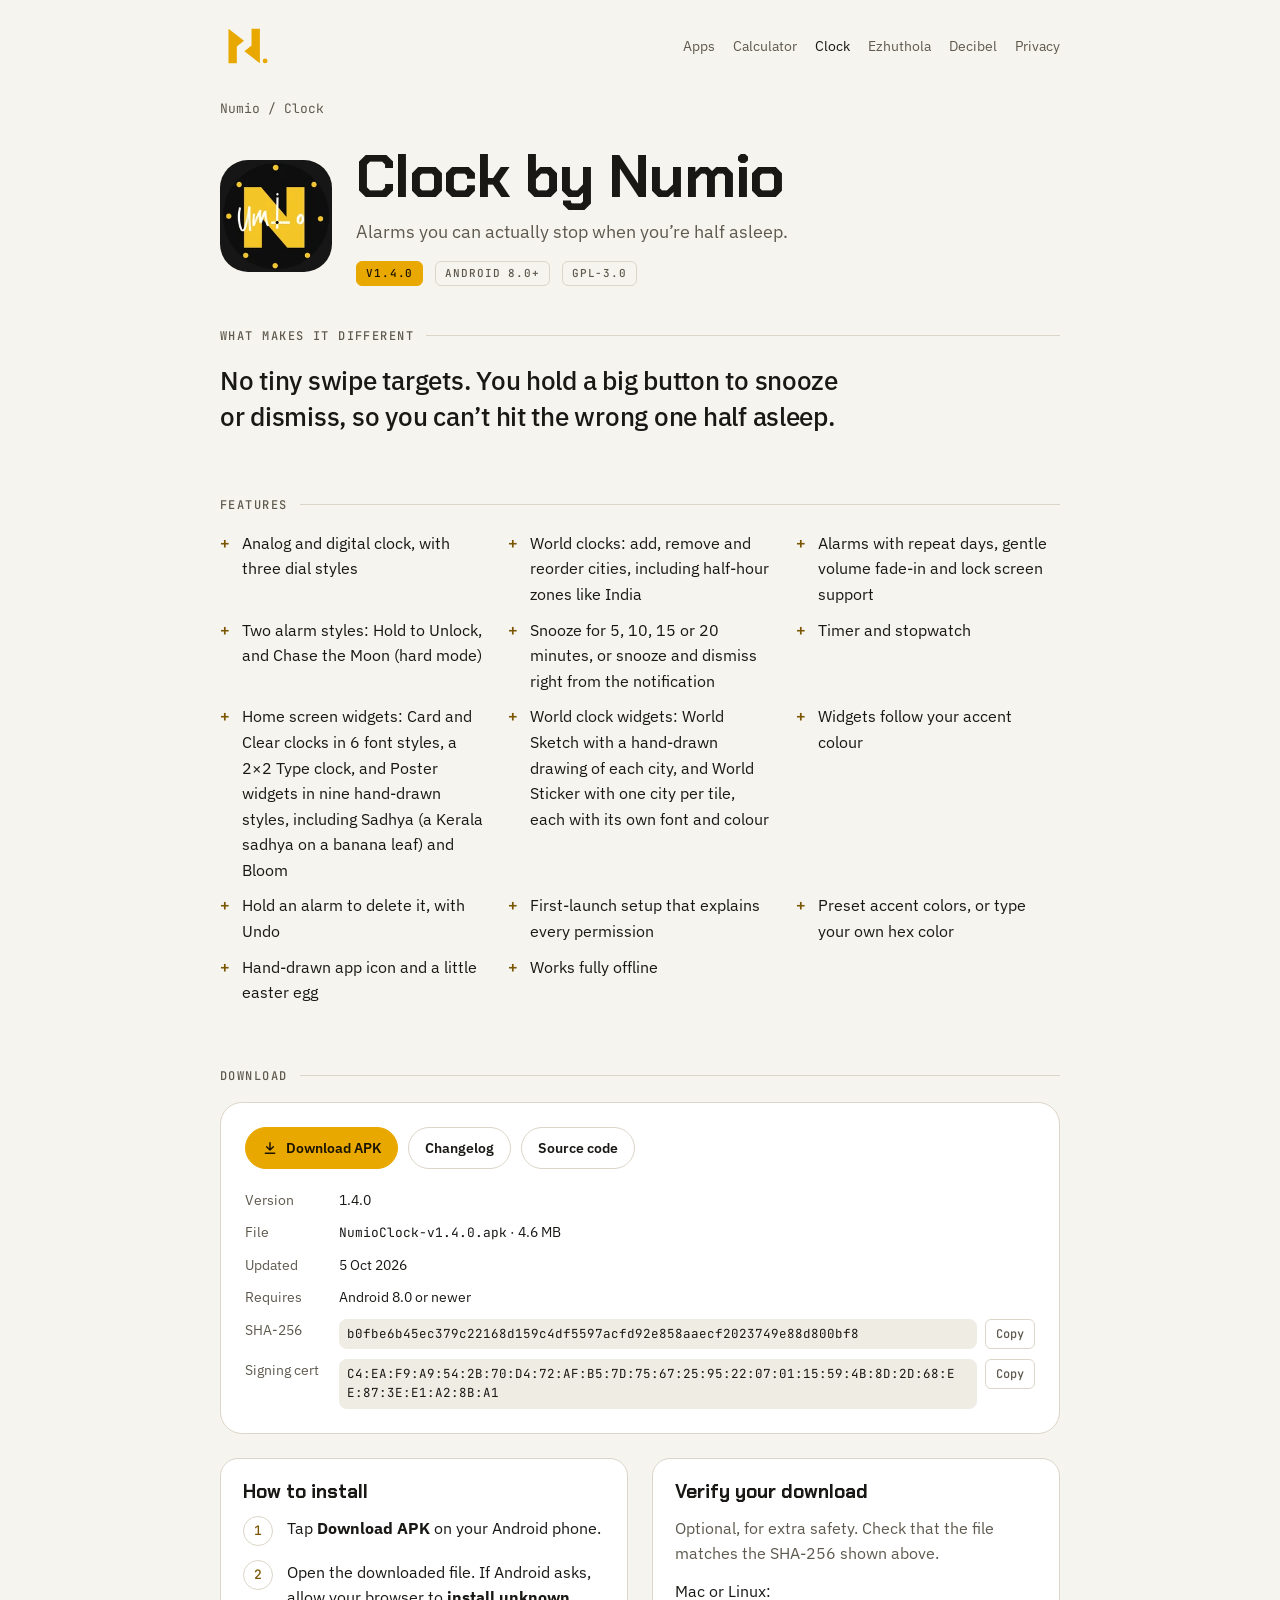
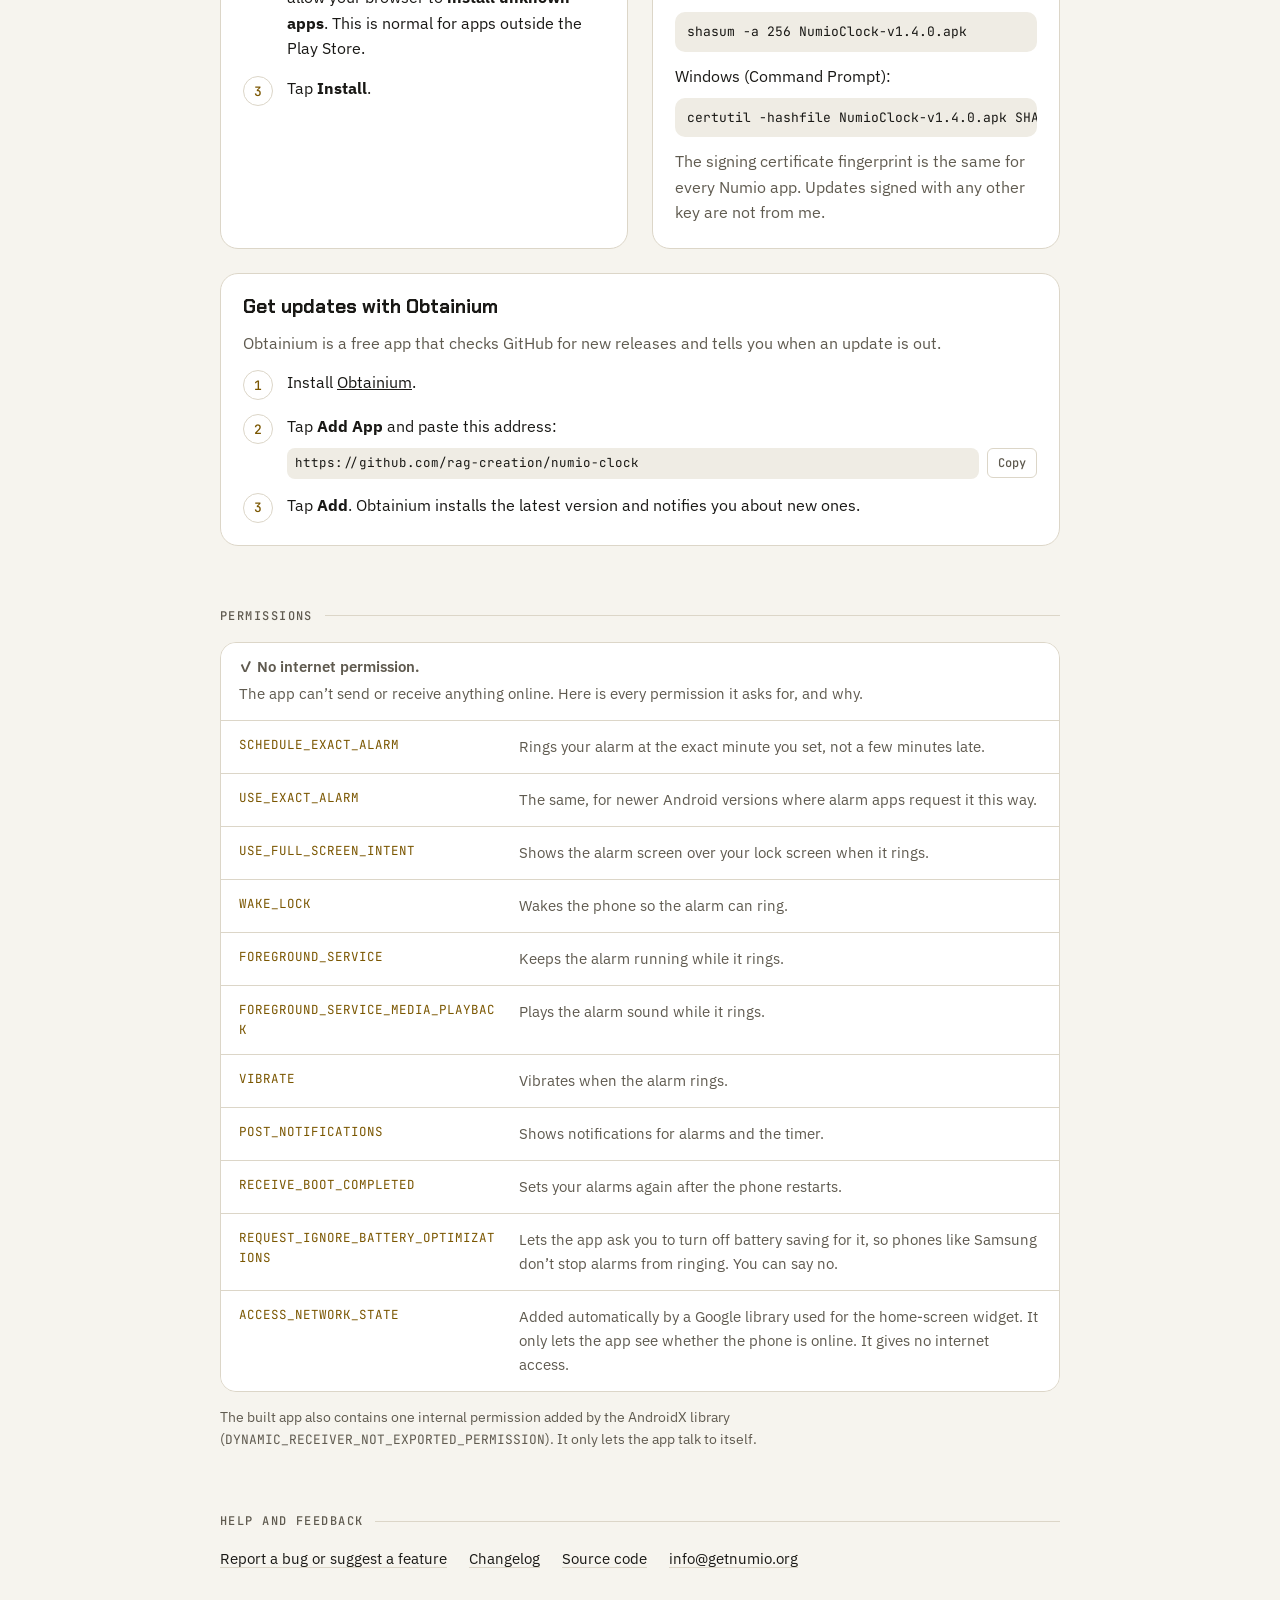
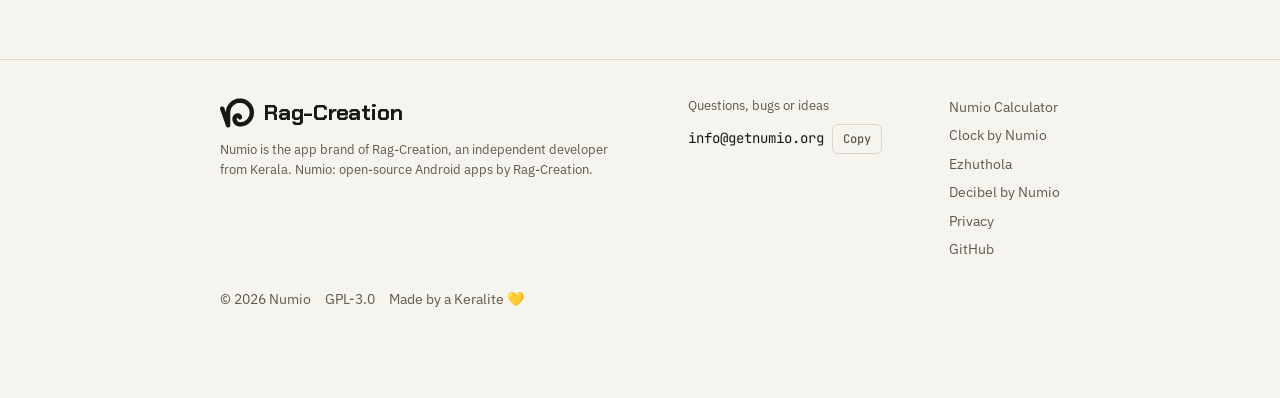
<file: clock/index.html>
<!doctype html>
<html lang="en">
<head>
<meta charset="utf-8">
<meta http-equiv="Content-Security-Policy" content="default-src 'self'; script-src 'self'; style-src 'self' 'unsafe-inline'; img-src 'self' data:; font-src 'self'; connect-src 'none'; object-src 'none'; base-uri 'self'; form-action 'none'">
<meta name="viewport" content="width=device-width, initial-scale=1, viewport-fit=cover">
<title>Clock by Numio: Alarms you can actually stop when you’re half asleep</title>
<meta name="description" content="Alarms you can actually stop when you’re half asleep. Hold to snooze or dismiss, or chase the moon across the screen. No ads, no tracking, open source (GPL-3.0).">
<meta name="theme-color" content="#0f0f0e">
<link rel="canonical" href="https://getnumio.org/clock/">
<link rel="icon" href="/favicon.svg" type="image/svg+xml">
<link rel="icon" href="/favicon.ico" sizes="32x32">
<link rel="apple-touch-icon" href="/apple-touch-icon.png">
<meta property="og:type" content="website">
<meta property="og:site_name" content="Numio">
<meta property="og:title" content="Clock by Numio: Alarms you can actually stop when you’re half asleep">
<meta property="og:description" content="Alarms you can actually stop when you’re half asleep. Hold to snooze or dismiss, or chase the moon across the screen. No ads, no tracking, open source (GPL-3.0).">
<meta property="og:url" content="https://getnumio.org/clock/">
<meta property="og:image" content="https://getnumio.org/assets/img/og.png">
<meta property="og:image:width" content="1200">
<meta property="og:image:height" content="630">
<meta property="og:image:alt" content="Numio logo: open-source Android apps, no ads, no tracking">
<meta name="twitter:card" content="summary_large_image">
<meta name="twitter:title" content="Clock by Numio: Alarms you can actually stop when you’re half asleep">
<meta name="twitter:description" content="Alarms you can actually stop when you’re half asleep. Hold to snooze or dismiss, or chase the moon across the screen. No ads, no tracking, open source (GPL-3.0).">
<meta name="twitter:image" content="https://getnumio.org/assets/img/og.png">
<link rel="preload" href="/assets/fonts/chakra-petch-700.woff" as="font" type="font/woff" crossorigin><link rel="preload" href="/assets/fonts/ibm-plex-sans.woff" as="font" type="font/woff" crossorigin>
<link rel="stylesheet" href="/assets/site.css">
<script type="application/ld+json">{"@context": "https://schema.org", "@type": "SoftwareApplication", "name": "Clock by Numio", "operatingSystem": "Android 8.0+", "applicationCategory": "UtilitiesApplication", "description": "Alarms you can actually stop when you’re half asleep. Hold to snooze or dismiss, or chase the moon across the screen.", "url": "https://getnumio.org/clock/", "license": "https://www.gnu.org/licenses/gpl-3.0.html", "author": {"@type": "Person", "name": "Rag-Creation", "url": "https://github.com/rag-creation"}, "offers": {"@type": "Offer", "price": "0", "priceCurrency": "USD"}, "softwareVersion": "1.4.0", "downloadUrl": "https://github.com/rag-creation/numio-clock/releases/latest", "fileSize": "2.4 MB", "image": "https://getnumio.org/assets/img/clock.webp"}</script>
</head>
<body>
<a class="skip" href="#main">Skip to content</a>
<div class="wrap">
  <header class="top">
    <a class="mark" href="/" aria-label="Numio home"><svg class="nmark" viewBox="0 0 1000 1000" aria-hidden="true"><polygon points="151.7,190 428.4,404.2 300.7,507 300.7,810 151.7,810" fill="var(--amber)"/><polygon points="712.1,810 435.4,595.8 563.1,493 563.1,190 712.1,190" fill="var(--amber)"/><circle cx="805.7" cy="767.4" r="42.6" fill="var(--amber)"/></svg></a>
    <nav aria-label="Main">
      <a href="/#apps">Apps</a>
      <a href="/calculator/">Calculator</a>
      <a href="/clock/" aria-current="page">Clock</a>
      <a href="/ezhuthola/">Ezhuthola</a>
      <a href="/decibel/">Decibel</a>
      <a href="/privacy/">Privacy</a>
    </nav>
  </header>
</div>
<main id="main">
<div class="wrap">
  <p class="crumbs"><a href="/">Numio</a> / Clock</p>
  <section class="apphero" aria-labelledby="app-title">
    <img src="/assets/img/clock.webp" alt="Clock by Numio app icon" width="112" height="112">
    <div>
      <h1 id="app-title">Clock by Numio</h1>
      <p>Alarms you can actually stop when you’re half asleep.</p>
      <div class="app-head"><span class="status live">v1.4.0</span><span class="status">Android 8.0+</span><span class="status">GPL-3.0</span></div>
    </div>
  </section>

  <section class="block" aria-labelledby="diff-label">
    <h2 class="section-label" id="diff-label">What makes it different</h2>
    <p class="lede" style="margin:0;max-width:40ch">No tiny swipe targets. You hold a big button to snooze or dismiss, so you can’t hit the wrong one half asleep.</p>
  </section>

  

  <section class="block" aria-labelledby="feat-label">
    <h2 class="section-label" id="feat-label">Features</h2>
    <ul class="featlist"><li>Analog and digital clock, with three dial styles</li><li>World clocks: add, remove and reorder cities, including half-hour zones like India</li><li>Alarms with repeat days, gentle volume fade-in and lock screen support</li><li>Two alarm styles: Hold to Unlock, and Chase the Moon (hard mode)</li><li>Snooze for 5, 10, 15 or 20 minutes, or snooze and dismiss right from the notification</li><li>Timer and stopwatch</li><li>Home screen widgets: Card and Clear clocks in 6 font styles, a 2×2 Type clock, and Poster widgets in nine hand-drawn styles, including Sadhya (a Kerala sadhya on a banana leaf) and Bloom</li><li>World clock widgets: World Sketch with a hand-drawn drawing of each city, and World Sticker with one city per tile, each with its own font and colour</li><li>Widgets follow your accent colour</li><li>Hold an alarm to delete it, with Undo</li><li>First-launch setup that explains every permission</li><li>Preset accent colors, or type your own hex color</li><li>Hand-drawn app icon and a little easter egg</li><li>Works fully offline</li></ul>
  </section>

  <section class="block" id="download" aria-labelledby="dl-label">
    <h2 class="section-label" id="dl-label">Download</h2>
    <div class="dl">
      <div class="actions">
        <a class="btn primary" href="https://github.com/rag-creation/numio-clock/releases/latest" target="_blank" rel="noopener"><svg viewBox="0 0 24 24" fill="none" stroke="currentColor" stroke-width="2.2" stroke-linecap="round" stroke-linejoin="round" aria-hidden="true"><path d="M12 4v11M7 10l5 5 5-5M5 20h14"/></svg>Download APK</a>
        <a class="btn" href="https://github.com/rag-creation/numio-clock/releases" target="_blank" rel="noopener">Changelog</a>
        <a class="btn" href="https://github.com/rag-creation/numio-clock" target="_blank" rel="noopener">Source code</a>
        
      </div>
      <dl class="facts">
        <dt>Version</dt><dd>1.4.0</dd>
        <dt>File</dt><dd><code>NumioClock-v1.4.0.apk</code> · 4.6 MB</dd>
        <dt>Updated</dt><dd>5 Oct 2026</dd>
        <dt>Requires</dt><dd>Android 8.0 or newer</dd>
        <dt>SHA-256</dt><dd><div class="hash"><code id="sha-clock">b0fbe6b45ec379c22168d159c4df5597acfd92e858aaecf2023749e88d800bf8</code><button class="copy" data-copy="sha-clock" type="button">Copy</button></div></dd>
        <dt>Signing cert</dt><dd><div class="hash"><code id="cert-clock">C4:EA:F9:A9:54:2B:70:D4:72:AF:B5:7D:75:67:25:95:22:07:01:15:59:4B:8D:2D:68:EE:87:3E:E1:A2:8B:A1</code><button class="copy" data-copy="cert-clock" type="button">Copy</button></div></dd>
      </dl>
    </div>
    <div class="twocol" style="margin-top:24px">
        <div class="card">
          <h3>How to install</h3>
          <ol class="steps">
            <li><div>Tap <strong>Download APK</strong> on your Android phone.</div></li>
            <li><div>Open the downloaded file. If Android asks, allow your browser to <strong>install unknown apps</strong>. This is normal for apps outside the Play Store.</div></li>
            <li><div>Tap <strong>Install</strong>.</div></li>
          </ol>
        </div>
        <div class="card">
          <h3>Verify your download</h3>
          <p class="muted">Optional, for extra safety. Check that the file matches the SHA-256 shown above.</p>
          <p style="margin-top:12px">Mac or Linux:</p>
          <pre class="cmd">shasum -a 256 NumioClock-v1.4.0.apk</pre>
          <p style="margin-top:12px">Windows (Command Prompt):</p>
          <pre class="cmd">certutil -hashfile NumioClock-v1.4.0.apk SHA256</pre>
          <p class="muted" style="margin-top:12px">The signing certificate fingerprint is the same for every Numio app. Updates signed with any other key are not from me.</p>
        </div>
    </div>
    <div class="twocol" style="margin-top:24px">
        <div class="card">
          <h3>Get updates with Obtainium</h3>
          <p class="muted">Obtainium is a free app that checks GitHub for new releases and tells you when an update is out.</p>
          <ol class="steps" style="margin-top:14px">
            <li><div>Install <a href="https://github.com/ImranR98/Obtainium" target="_blank" rel="noopener">Obtainium</a>.</div></li>
            <li><div>Tap <strong>Add App</strong> and paste this address:
              <div class="hash" style="margin-top:8px"><code id="obt-clock">https://github.com/rag-creation/numio-clock</code><button class="copy" data-copy="obt-clock" type="button">Copy</button></div></div></li>
            <li><div>Tap <strong>Add</strong>. Obtainium installs the latest version and notifies you about new ones.</div></li>
          </ol>
        </div>
    </div>
  </section>

  <section class="block" id="permissions" aria-labelledby="perm-label">
    <h2 class="section-label" id="perm-label">Permissions</h2>
    <div class="perms"><div class="perm none"><p class="badge-ok">✓ No internet permission.</p><p>The app can’t send or receive anything online. Here is every permission it asks for, and why.</p></div><div class="perm"><code>SCHEDULE_EXACT_ALARM</code><p>Rings your alarm at the exact minute you set, not a few minutes late.</p></div><div class="perm"><code>USE_EXACT_ALARM</code><p>The same, for newer Android versions where alarm apps request it this way.</p></div><div class="perm"><code>USE_FULL_SCREEN_INTENT</code><p>Shows the alarm screen over your lock screen when it rings.</p></div><div class="perm"><code>WAKE_LOCK</code><p>Wakes the phone so the alarm can ring.</p></div><div class="perm"><code>FOREGROUND_SERVICE</code><p>Keeps the alarm running while it rings.</p></div><div class="perm"><code>FOREGROUND_SERVICE_MEDIA_PLAYBACK</code><p>Plays the alarm sound while it rings.</p></div><div class="perm"><code>VIBRATE</code><p>Vibrates when the alarm rings.</p></div><div class="perm"><code>POST_NOTIFICATIONS</code><p>Shows notifications for alarms and the timer.</p></div><div class="perm"><code>RECEIVE_BOOT_COMPLETED</code><p>Sets your alarms again after the phone restarts.</p></div><div class="perm"><code>REQUEST_IGNORE_BATTERY_OPTIMIZATIONS</code><p>Lets the app ask you to turn off battery saving for it, so phones like Samsung don’t stop alarms from ringing. You can say no.</p></div><div class="perm"><code>ACCESS_NETWORK_STATE</code><p>Added automatically by a Google library used for the home-screen widget. It only lets the app see whether the phone is online. It gives no internet access.</p></div></div><p class="note">The built app also contains one internal permission added by the AndroidX library (<code>DYNAMIC_RECEIVER_NOT_EXPORTED_PERMISSION</code>). It only lets the app talk to itself.</p>
  </section>

  

  <section class="block" aria-labelledby="help-label">
    <h2 class="section-label" id="help-label">Help and feedback</h2>
    <div class="linkrow">
      <a href="https://github.com/rag-creation/numio-clock/issues/new" target="_blank" rel="noopener">Report a bug or suggest a feature</a>
      <a href="https://github.com/rag-creation/numio-clock/releases" target="_blank" rel="noopener">Changelog</a>
      <a href="https://github.com/rag-creation/numio-clock" target="_blank" rel="noopener">Source code</a>
      <a href="mailto:info@getnumio.org">info@getnumio.org</a>
    </div>
  </section>
</div>
</main>
<footer id="contact">
  <div class="wrap">
    <div class="foot">
      <div class="foot-col">
        <a class="mark" href="https://github.com/rag-creation" target="_blank" rel="noopener" aria-label="Rag-Creation on GitHub"><svg class="flick" viewBox="0 0 200 200" aria-hidden="true"><path d="M116.6 14.5C115.4 14.5 114.1 14.6 112.8 14.6C111.5 14.7 110.2 14.7 109 14.9C107.7 15 106.4 15.2 105.2 15.4C103.9 15.5 102.6 15.6 101.4 15.8C100.1 16 98.9 16.4 97.6 16.7C96.4 16.9 95.1 17.2 93.9 17.5C92.6 17.9 91.4 18.3 90.2 18.8C89 19.2 87.8 19.7 86.7 20.2C85.5 20.7 84.3 21.2 83.1 21.7C82 22.2 80.8 22.7 79.6 23.3C78.5 23.9 77.4 24.5 76.3 25.1C75.2 25.8 74.1 26.5 73 27.2C71.9 27.9 70.9 28.6 69.8 29.3C68.8 30.1 67.8 30.9 66.8 31.7C65.8 32.5 64.8 33.3 63.8 34.1C62.9 34.9 61.9 35.8 61 36.7C60.1 37.6 59.2 38.5 58.3 39.4C57.4 40.3 56.5 41.3 55.6 42.2C54.8 43.2 54 44.1 53.1 45.1C52.3 46.1 51.6 47.2 50.8 48.2C50 49.2 49.2 50.2 48.5 51.3C47.8 52.3 47.1 53.4 46.4 54.5C45.8 55.6 45.1 56.7 44.5 57.8C43.9 58.9 43.3 60.1 42.8 61.2C42.2 62.4 41.6 63.5 41.1 64.7C40.6 65.9 40.2 67.1 39.8 68.3C39.3 69.5 38.8 70.7 38.4 71.9C38.1 73.1 37.7 74.4 37.4 75.6C37.1 76.8 36.8 78.1 36.5 79.3C36.3 80.6 36.1 81.9 35.9 83.1C35.7 84.4 35.5 85.6 35.3 86.9C35.1 88.2 35.2 89.6 34.9 90.7C34.6 91.8 34 93.6 33.6 93.4C33.1 93.3 32.7 91.1 32.2 89.9C31.8 88.7 31.3 87.5 30.9 86.3C30.5 85 30.1 83.8 29.6 82.6C29.2 81.4 28.8 80.2 28.4 79C27.9 77.8 27.5 76.6 27.1 75.4C26.7 74.2 26.3 72.9 25.8 71.8C25.3 70.6 24.8 69.4 24.1 68.3C23.5 67.2 22.7 66.1 21.8 65.2C21 64.3 20 63.5 18.9 62.8C17.8 62.2 16.6 61.6 15.3 61.4C14.1 61.1 12.8 61 11.5 61.2C10.3 61.3 9 61.6 7.8 62.1C6.6 62.6 5.5 63.3 4.5 64.1C3.6 64.9 2.8 66 2.1 67.1C1.4 68.1 0.9 69.4 0.6 70.6C0.2 71.8 -0 73.1 0 74.4C0 75.6 0.4 76.9 0.7 78.1C1 79.4 1.4 80.6 1.8 81.8C2.2 83 2.7 84.2 3.1 85.4C3.6 86.6 4 87.8 4.4 89C4.8 90.2 5.2 91.5 5.7 92.7C6.1 93.9 6.5 95.1 6.9 96.3C7.4 97.5 7.8 98.7 8.2 99.9C8.7 101.1 9.1 102.3 9.5 103.5C9.9 104.7 10.4 105.9 10.8 107.1C11.2 108.4 11.6 109.6 12.1 110.8C12.5 112 12.9 113.2 13.3 114.4C13.8 115.6 14.2 116.8 14.6 118C15 119.2 15.5 120.4 15.9 121.6C16.3 122.8 16.7 124 17.2 125.3C17.6 126.5 18 127.7 18.5 128.9C18.9 130.1 19.3 131.3 19.7 132.5C20.2 133.7 20.6 134.9 21 136.1C21.4 137.3 21.9 138.5 22.3 139.7C22.7 140.9 23.1 142.2 23.6 143.4C24 144.6 24.4 145.8 24.8 147C25.3 148.2 25.7 149.4 26.1 150.6C26.5 151.8 27 153 27.4 154.2C27.8 155.4 28.2 156.6 28.7 157.9C29.1 159.1 29.5 160.3 30 161.5C30.4 162.7 30.8 163.9 31.2 165.1C31.6 166.3 32.1 167.5 32.5 168.7C32.9 169.9 33.3 171.1 33.8 172.3C34.2 173.5 34.6 174.8 35.1 176C35.6 177.1 36.1 178.3 36.8 179.4C37.5 180.4 38.4 181.4 39.3 182.3C40.2 183.1 41.3 184 42.4 184.6C43.5 185.1 44.8 185.4 46.1 185.5C47.3 185.7 48.6 185.6 49.9 185.4C51.1 185.2 52.4 184.7 53.5 184.2C54.7 183.6 55.8 183 56.8 182.2C57.7 181.3 58.4 180.2 59 179.1C59.6 178 59.9 176.7 60.2 175.4C60.5 174.2 60.5 172.9 60.6 171.6C60.7 170.4 60.6 169.1 60.6 167.8C60.6 166.5 60.6 165.2 60.6 163.9C60.6 162.7 60.6 161.4 60.6 160.1C60.6 158.8 60.6 157.5 60.6 156.3C60.6 155 60.6 153.7 60.6 152.4C60.6 151.1 60.6 149.9 60.6 148.6C60.6 147.3 60.6 146 60.6 144.7C60.6 143.5 60.6 142.2 60.6 140.9C60.6 139.6 60.6 138.3 60.6 137.1C60.6 135.8 60.6 134.5 60.6 133.2C60.6 131.9 60.6 130.7 60.6 129.4C60.6 128.1 60.6 126.8 60.6 125.5C60.6 124.3 60.6 123 60.6 121.7C60.6 120.4 60.6 119.1 60.6 117.9C60.6 116.6 60.6 115.3 60.6 114C60.6 112.7 60.6 111.5 60.6 110.2C60.6 108.9 60.6 107.6 60.6 106.3C60.6 105.1 60.6 103.8 60.6 102.5C60.6 101.2 60.6 99.9 60.6 98.7C60.6 97.4 60.7 96.1 60.8 94.8C60.9 93.5 60.9 92.3 61 91C61.1 89.7 61.2 88.4 61.4 87.2C61.6 85.9 62 84.7 62.4 83.5C62.8 82.2 63.2 81 63.5 79.8C63.9 78.6 64.2 77.3 64.7 76.1C65.1 74.9 65.7 73.8 66.2 72.6C66.8 71.5 67.4 70.3 68 69.2C68.7 68.1 69.3 67 70 65.9C70.7 64.9 71.6 63.9 72.4 62.9C73.2 61.9 74 60.9 74.9 60C75.7 59 76.5 58 77.4 57.1C78.3 56.2 79.3 55.4 80.2 54.5C81.2 53.6 82.1 52.7 83.1 51.9C84.1 51.1 85.1 50.3 86.2 49.7C87.3 49 88.4 48.4 89.5 47.8C90.7 47.2 91.8 46.6 92.9 46C94.1 45.4 95.2 44.8 96.4 44.4C97.6 43.9 98.8 43.5 100.1 43.2C101.3 42.8 102.5 42.4 103.8 42.1C105 41.8 106.2 41.6 107.5 41.4C108.8 41.2 110.1 41.1 111.3 41C112.6 40.8 113.9 40.6 115.1 40.5C116.4 40.5 117.7 40.5 119 40.5C120.3 40.6 121.5 40.8 122.8 40.9C124.1 41.1 125.4 41.1 126.6 41.3C127.9 41.5 129.2 41.7 130.4 42C131.6 42.3 132.9 42.7 134.1 43C135.3 43.4 136.6 43.7 137.8 44.2C139 44.6 140.1 45.2 141.2 45.8C142.4 46.3 143.5 47 144.6 47.6C145.8 48.2 146.9 48.7 148 49.4C149.1 50.1 150.2 50.8 151.2 51.6C152.2 52.4 153.1 53.3 154 54.1C155 55 156 55.8 156.9 56.7C157.8 57.6 158.6 58.6 159.5 59.6C160.3 60.5 161.1 61.5 161.9 62.5C162.7 63.5 163.6 64.5 164.3 65.5C165.1 66.6 165.7 67.7 166.3 68.8C167 69.9 167.6 71 168.2 72.1C168.7 73.3 169.3 74.4 169.8 75.6C170.3 76.8 170.6 78.1 171 79.3C171.4 80.5 171.8 81.7 172.1 82.9C172.5 84.2 172.9 85.4 173.1 86.7C173.4 87.9 173.4 89.2 173.6 90.5C173.7 91.7 173.8 93 173.9 94.3C173.9 95.6 174 96.9 174 98.1C173.9 99.4 173.8 100.7 173.7 102C173.6 103.2 173.4 104.5 173.3 105.8C173.1 107 172.9 108.3 172.6 109.6C172.4 110.8 171.9 112 171.6 113.2C171.2 114.5 170.9 115.7 170.5 116.9C170 118.1 169.5 119.3 169 120.5C168.4 121.6 167.8 122.7 167.2 123.9C166.6 125 166.1 126.2 165.4 127.3C164.7 128.3 164 129.4 163.2 130.4C162.4 131.4 161.6 132.4 160.8 133.4C160 134.4 159.2 135.4 158.4 136.4C157.5 137.3 156.6 138.2 155.6 139C154.7 139.9 153.6 140.7 152.7 141.5C151.7 142.3 150.7 143.2 149.7 143.9C148.7 144.7 147.6 145.3 146.5 146C145.4 146.7 144.2 147.2 143.1 147.8C142 148.4 140.9 149.1 139.7 149.6C138.5 150.2 137.4 150.7 136.2 151.1C134.9 151.5 133.7 151.8 132.4 152.1C131.2 152.4 130 152.8 128.7 153.1C127.5 153.3 126.2 153.5 124.9 153.6C123.7 153.7 122.4 153.7 121.1 153.8C119.8 153.8 118.5 153.9 117.3 153.8C116 153.8 114.7 153.7 113.4 153.4C112.2 153.1 111 152.8 109.8 152.3C108.6 151.8 107.4 151.2 106.4 150.5C105.4 149.8 104.4 148.8 103.6 147.9C102.7 146.9 102 145.9 101.3 144.8C100.6 143.7 100 142.6 99.6 141.4C99.1 140.2 98.8 138.9 98.7 137.7C98.5 136.4 98.4 135 98.6 133.8C98.9 132.6 99.4 131.3 100.2 130.4C101 129.5 102.5 128.2 103.3 128.4C104.2 128.5 104.8 130.2 105.5 131.2C106.2 132.3 106.7 133.5 107.5 134.5C108.3 135.5 109.3 136.4 110.3 137.1C111.4 137.8 112.6 138.3 113.8 138.6C115 139 116.3 139 117.6 139C118.9 139 120.2 138.9 121.4 138.5C122.6 138.1 123.8 137.5 124.8 136.7C125.8 136 126.8 135 127.5 134C128.3 133 128.9 131.8 129.3 130.7C129.7 129.5 130 128.2 130.1 126.9C130.2 125.6 130.2 124.3 130 123.1C129.9 121.8 129.6 120.5 129.3 119.3C128.9 118.1 128.5 116.9 127.9 115.7C127.4 114.6 126.7 113.5 126 112.4C125.2 111.4 124.4 110.4 123.5 109.5C122.6 108.5 121.7 107.6 120.7 106.8C119.7 106 118.6 105.3 117.5 104.7C116.4 104.1 115.2 103.5 114.1 103.1C112.9 102.6 111.6 102.3 110.4 102C109.1 101.8 107.8 101.7 106.5 101.7C105.3 101.7 104 101.8 102.7 101.9C101.4 102.1 100.2 102.2 98.9 102.5C97.7 102.8 96.4 103.1 95.2 103.5C94 103.9 92.8 104.3 91.6 104.9C90.4 105.4 89.3 106 88.2 106.6C87.1 107.3 86.1 108.1 85.1 108.9C84.1 109.7 83.1 110.5 82.2 111.4C81.3 112.3 80.5 113.3 79.7 114.3C78.9 115.3 78.1 116.3 77.4 117.4C76.7 118.5 76.1 119.6 75.6 120.8C75.1 121.9 74.7 123.2 74.3 124.4C73.9 125.6 73.4 126.8 73.2 128.1C72.9 129.3 72.8 130.6 72.7 131.9C72.6 133.1 72.6 134.4 72.6 135.7C72.6 137 72.7 138.3 72.9 139.5C73 140.8 73.1 142.1 73.3 143.3C73.6 144.6 73.9 145.8 74.3 147.1C74.6 148.3 74.9 149.6 75.4 150.7C75.8 151.9 76.3 153.1 76.9 154.3C77.5 155.4 78.1 156.6 78.7 157.6C79.4 158.7 80.1 159.8 80.8 160.9C81.6 161.9 82.4 162.9 83.2 163.8C84 164.8 84.8 165.9 85.7 166.8C86.6 167.7 87.6 168.5 88.6 169.3C89.6 170.1 90.5 171 91.6 171.7C92.6 172.5 93.7 173.1 94.8 173.8C95.9 174.4 97 175.1 98.2 175.6C99.3 176.2 100.5 176.7 101.7 177.1C102.9 177.6 104.2 177.9 105.4 178.2C106.6 178.6 107.9 178.9 109.1 179.2C110.4 179.4 111.7 179.4 112.9 179.5C114.2 179.6 115.5 179.7 116.8 179.8C118 179.8 119.3 179.7 120.6 179.7C121.9 179.6 123.2 179.6 124.4 179.5C125.7 179.4 127 179.3 128.3 179.2C129.5 179 130.8 178.8 132.1 178.6C133.3 178.4 134.6 178.1 135.8 177.8C137.1 177.5 138.3 177.1 139.5 176.8C140.7 176.4 142 176 143.2 175.7C144.4 175.3 145.6 174.9 146.8 174.4C148 174 149.2 173.5 150.4 173C151.6 172.5 152.8 172 153.9 171.4C155.1 170.9 156.2 170.3 157.3 169.7C158.4 169 159.5 168.4 160.6 167.7C161.7 167 162.8 166.3 163.8 165.6C164.8 164.8 165.8 164 166.8 163.2C167.9 162.5 168.9 161.7 169.9 160.9C170.9 160.1 171.8 159.2 172.7 158.3C173.7 157.5 174.6 156.6 175.6 155.7C176.5 154.8 177.3 153.8 178.2 152.9C179.1 152 180 151 180.8 150.1C181.6 149.1 182.4 148.1 183.2 147.1C184 146.1 184.8 145.1 185.5 144C186.2 143 186.9 141.9 187.6 140.8C188.3 139.7 189 138.6 189.6 137.5C190.2 136.4 190.8 135.3 191.4 134.1C192 133 192.5 131.8 193.1 130.7C193.6 129.5 194.1 128.3 194.5 127.1C195 125.9 195.4 124.7 195.8 123.5C196.3 122.3 196.7 121.1 197 119.9C197.3 118.6 197.6 117.4 197.9 116.1C198.2 114.9 198.5 113.6 198.7 112.4C198.9 111.1 199 109.8 199.1 108.6C199.3 107.3 199.5 106 199.6 104.7C199.7 103.5 199.8 102.2 199.9 100.9C199.9 99.6 200 98.3 200 97.1C200 95.8 199.9 94.5 199.9 93.2C199.8 92 199.8 90.7 199.6 89.4C199.5 88.1 199.3 86.9 199.1 85.6C199 84.3 198.8 83 198.6 81.8C198.4 80.5 198.1 79.3 197.8 78C197.6 76.8 197.3 75.5 197 74.3C196.6 73.1 196.2 71.9 195.8 70.6C195.3 69.4 194.9 68.2 194.4 67C194 65.8 193.5 64.7 192.9 63.5C192.4 62.3 191.9 61.2 191.3 60C190.7 58.9 190.1 57.7 189.5 56.6C188.9 55.5 188.2 54.4 187.5 53.3C186.8 52.3 186.1 51.2 185.4 50.2C184.6 49.1 183.8 48.1 183 47.1C182.2 46.1 181.5 45.1 180.6 44.1C179.8 43.2 178.9 42.2 178.1 41.3C177.2 40.3 176.3 39.4 175.4 38.5C174.5 37.6 173.5 36.7 172.6 35.9C171.7 35 170.7 34.1 169.8 33.3C168.8 32.4 167.8 31.6 166.8 30.9C165.8 30.1 164.8 29.3 163.7 28.6C162.7 27.8 161.6 27.2 160.5 26.5C159.4 25.8 158.3 25.1 157.2 24.5C156.1 23.9 154.9 23.3 153.8 22.8C152.6 22.2 151.4 21.7 150.3 21.2C149.1 20.7 147.9 20.2 146.7 19.7C145.5 19.2 144.3 18.8 143.1 18.3C141.9 17.9 140.7 17.5 139.5 17.2C138.2 16.9 137 16.6 135.7 16.4C134.5 16.1 133.2 15.8 132 15.6C130.7 15.4 129.4 15.3 128.1 15.2C126.9 15 125.6 14.8 124.3 14.7C123 14.6 121.8 14.6 120.5 14.6C119.2 14.5 117.9 14.5 116.6 14.5Z" fill="currentColor"/></svg><span>Rag-Creation</span></a>
        <small style="margin-top:10px">Numio is the app brand of Rag-Creation, an independent developer from Kerala. Numio: open-source Android apps by Rag-Creation.</small>
      </div>
      <div class="foot-col">
        <small>Questions, bugs or ideas</small>
        <div class="email"><code id="mail">info@getnumio.org</code><button class="copy" data-copy="mail" type="button">Copy</button></div>
      </div>
      <nav class="foot-links" aria-label="Footer">
        <a href="/calculator/">Numio Calculator</a>
        <a href="/clock/">Clock by Numio</a>
        <a href="/ezhuthola/">Ezhuthola</a>
        <a href="/decibel/">Decibel by Numio</a>
        <a href="/privacy/">Privacy</a>
        <a href="https://github.com/rag-creation" target="_blank" rel="noopener">GitHub</a>
      </nav>
    </div>
    <div class="made">
      <span>&copy; 2026 <button id="brand" type="button" aria-label="Numio">Numio</button></span>
      <span>GPL-3.0</span>
      <span>Made by a Keralite 💛</span>
    </div>
    <div id="egg" aria-live="polite"></div>
  </div>
</footer>
<script src="/assets/site.js" defer></script>
</body>
</html>
</file>
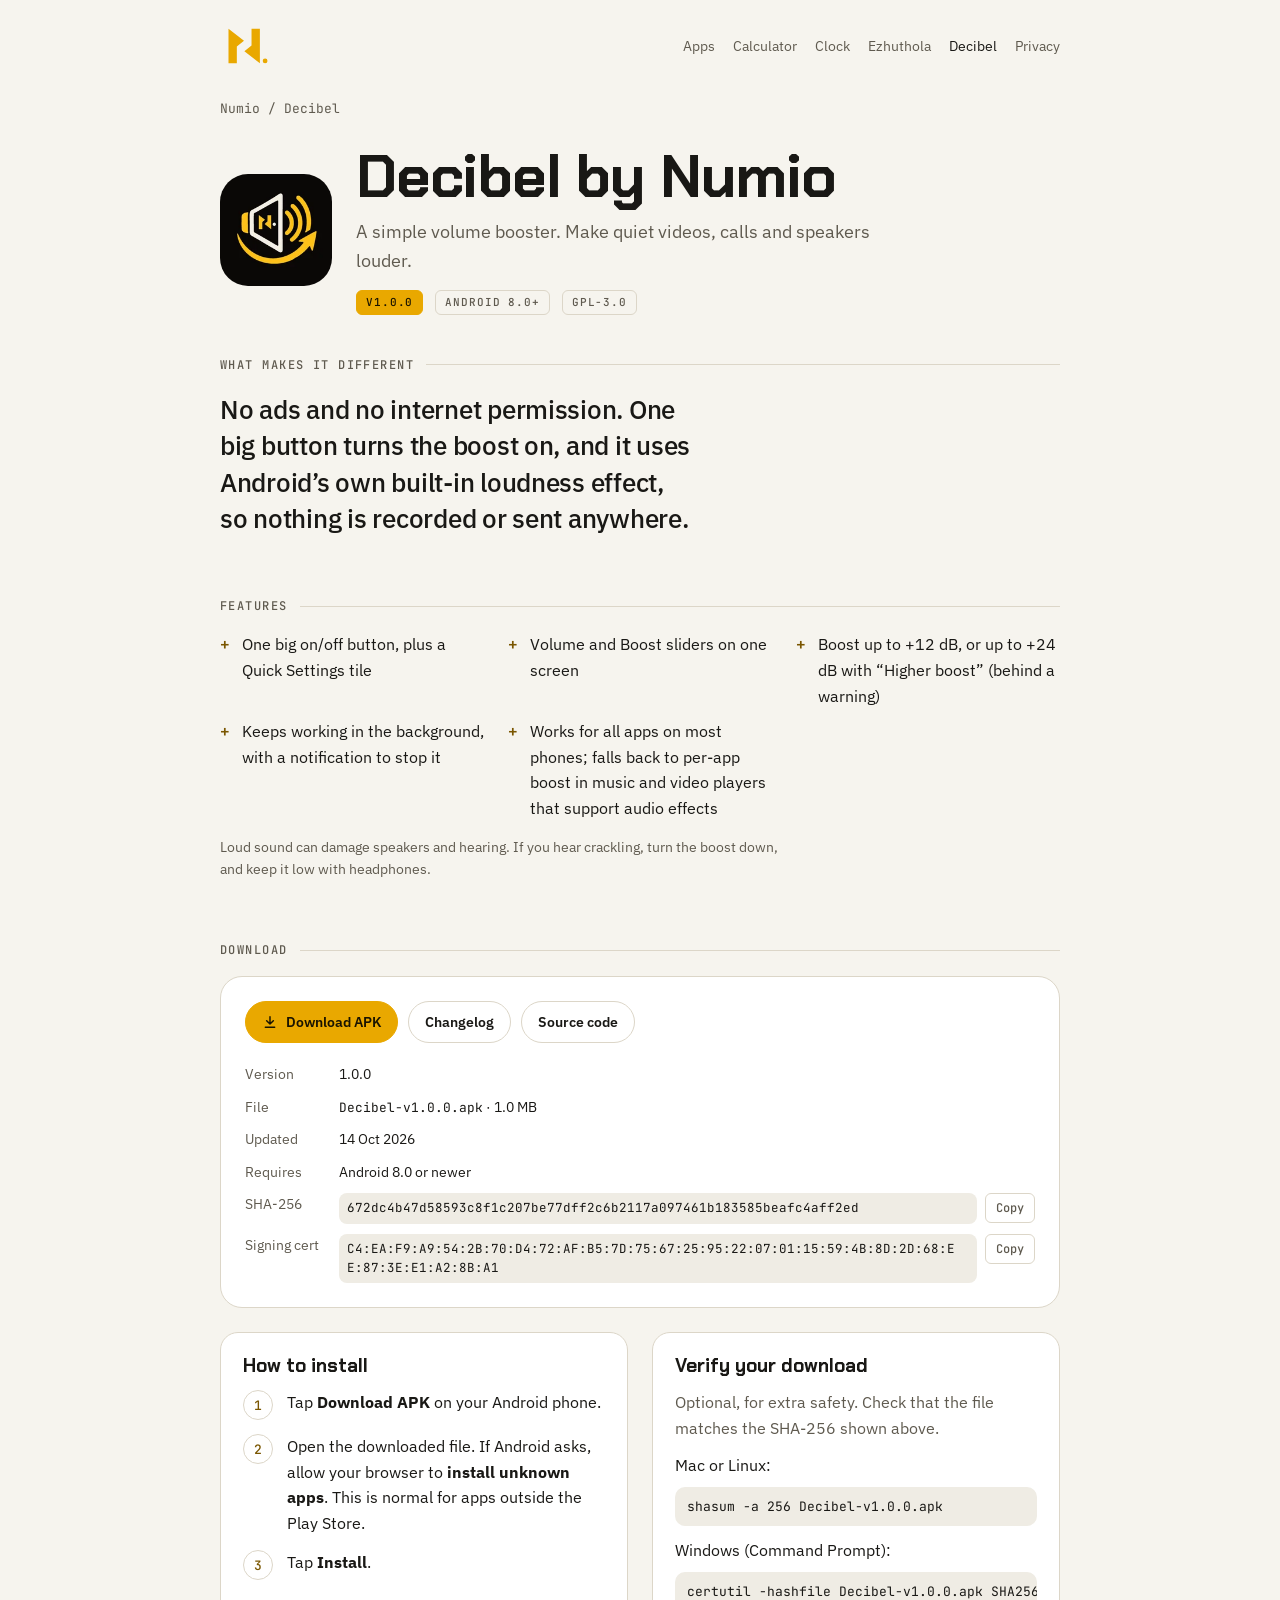
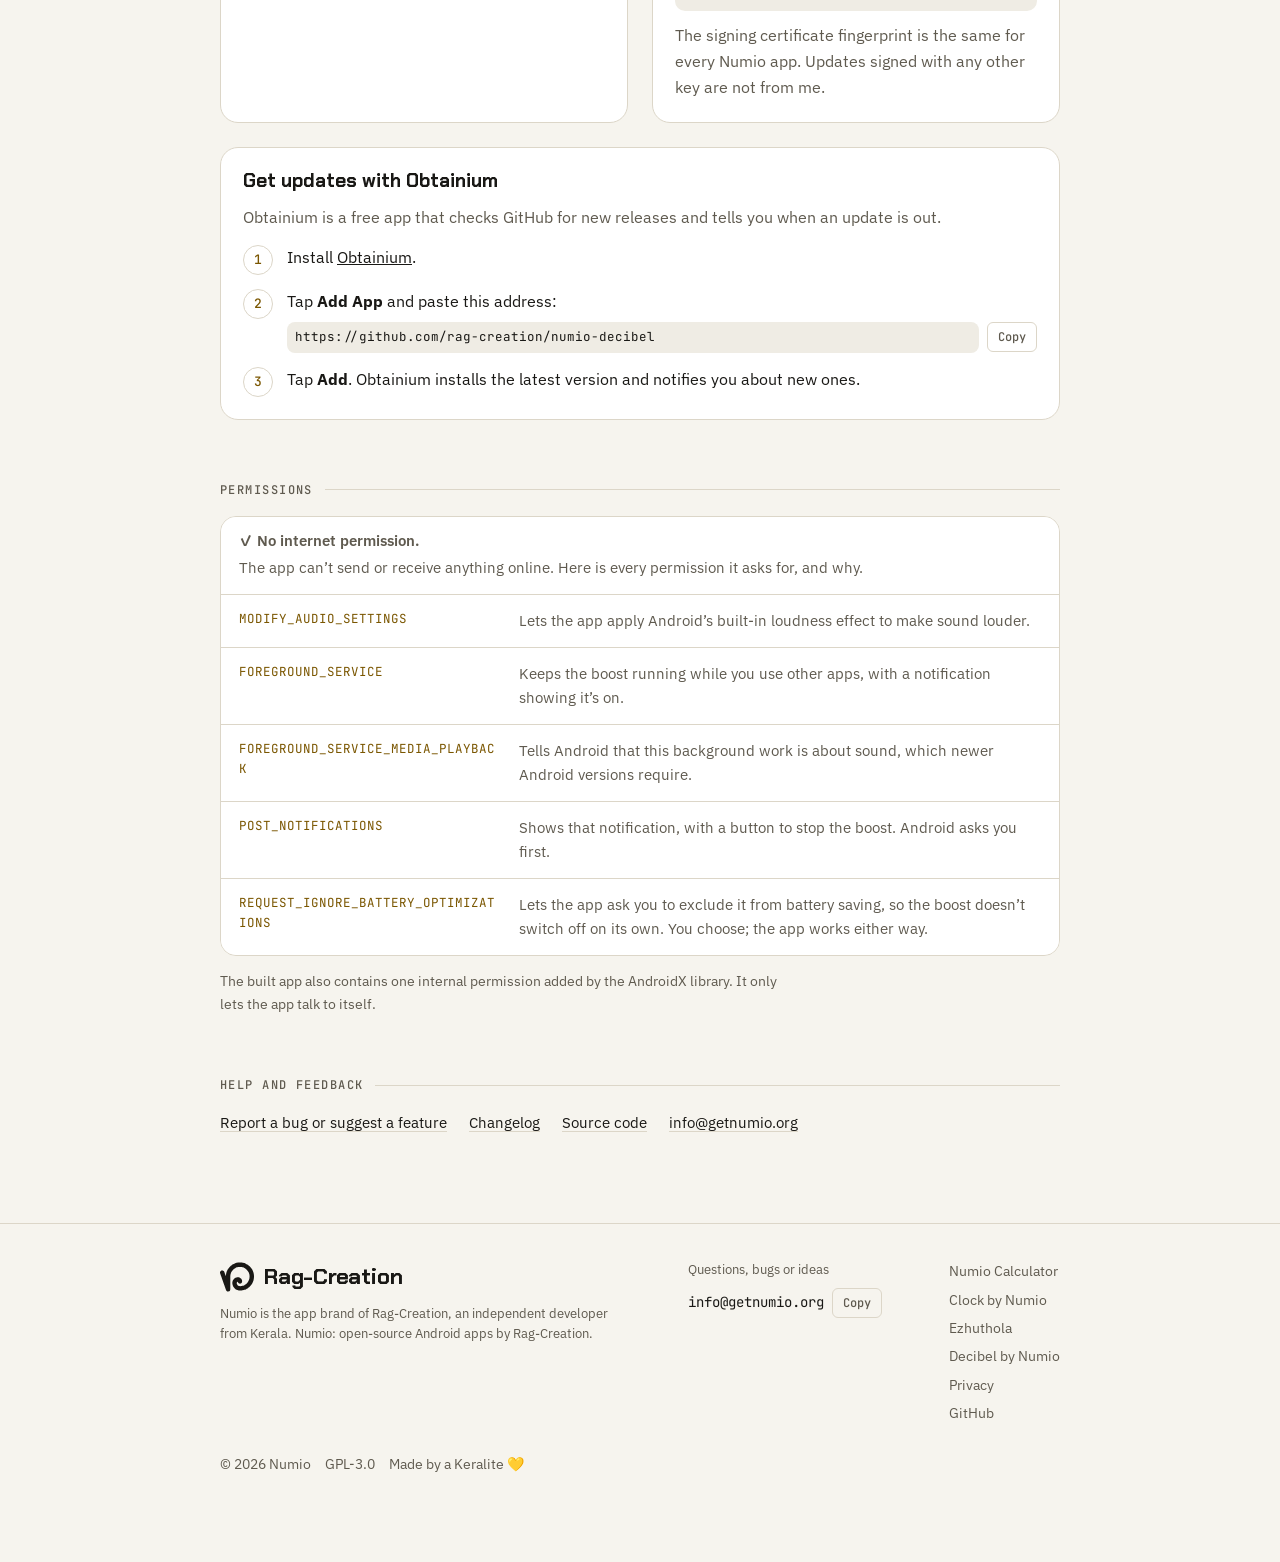
<file: decibel/index.html>
<!doctype html>
<html lang="en">
<head>
<meta charset="utf-8">
<meta http-equiv="Content-Security-Policy" content="default-src 'self'; script-src 'self'; style-src 'self' 'unsafe-inline'; img-src 'self' data:; font-src 'self'; connect-src 'none'; object-src 'none'; base-uri 'self'; form-action 'none'">
<meta name="viewport" content="width=device-width, initial-scale=1, viewport-fit=cover">
<title>Decibel by Numio: A simple volume booster with no ads</title>
<meta name="description" content="A simple volume booster: make quiet videos, calls and speakers louder. No internet permission, no ads, no tracking, open source (GPL-3.0).">
<meta name="theme-color" content="#0f0f0e">
<link rel="canonical" href="https://getnumio.org/decibel/">
<link rel="icon" href="/favicon.svg" type="image/svg+xml">
<link rel="icon" href="/favicon.ico" sizes="32x32">
<link rel="apple-touch-icon" href="/apple-touch-icon.png">
<meta property="og:type" content="website">
<meta property="og:site_name" content="Numio">
<meta property="og:title" content="Decibel by Numio: A simple volume booster with no ads">
<meta property="og:description" content="A simple volume booster: make quiet videos, calls and speakers louder. No internet permission, no ads, no tracking, open source (GPL-3.0).">
<meta property="og:url" content="https://getnumio.org/decibel/">
<meta property="og:image" content="https://getnumio.org/assets/img/og.png">
<meta property="og:image:width" content="1200">
<meta property="og:image:height" content="630">
<meta property="og:image:alt" content="Numio logo: open-source Android apps, no ads, no tracking">
<meta name="twitter:card" content="summary_large_image">
<meta name="twitter:title" content="Decibel by Numio: A simple volume booster with no ads">
<meta name="twitter:description" content="A simple volume booster: make quiet videos, calls and speakers louder. No internet permission, no ads, no tracking, open source (GPL-3.0).">
<meta name="twitter:image" content="https://getnumio.org/assets/img/og.png">
<link rel="preload" href="/assets/fonts/chakra-petch-700.woff" as="font" type="font/woff" crossorigin><link rel="preload" href="/assets/fonts/ibm-plex-sans.woff" as="font" type="font/woff" crossorigin>
<link rel="stylesheet" href="/assets/site.css">
<script type="application/ld+json">{"@context": "https://schema.org", "@type": "SoftwareApplication", "name": "Decibel: Volume Booster", "operatingSystem": "Android 8.0+", "applicationCategory": "MultimediaApplication", "description": "A simple volume booster. Make quiet videos, calls and speakers louder. No internet permission.", "url": "https://getnumio.org/decibel/", "license": "https://www.gnu.org/licenses/gpl-3.0.html", "author": {"@type": "Person", "name": "Rag-Creation", "url": "https://github.com/rag-creation"}, "offers": {"@type": "Offer", "price": "0", "priceCurrency": "USD"}, "softwareVersion": "1.0.0", "downloadUrl": "https://github.com/rag-creation/numio-decibel/releases/latest", "fileSize": "1.0 MB", "image": "https://getnumio.org/assets/img/decibel.webp"}</script>
</head>
<body>
<a class="skip" href="#main">Skip to content</a>
<div class="wrap">
  <header class="top">
    <a class="mark" href="/" aria-label="Numio home"><svg class="nmark" viewBox="0 0 1000 1000" aria-hidden="true"><polygon points="151.7,190 428.4,404.2 300.7,507 300.7,810 151.7,810" fill="var(--amber)"/><polygon points="712.1,810 435.4,595.8 563.1,493 563.1,190 712.1,190" fill="var(--amber)"/><circle cx="805.7" cy="767.4" r="42.6" fill="var(--amber)"/></svg></a>
    <nav aria-label="Main">
      <a href="/#apps">Apps</a>
      <a href="/calculator/">Calculator</a>
      <a href="/clock/">Clock</a>
      <a href="/ezhuthola/">Ezhuthola</a>
      <a href="/decibel/" aria-current="page">Decibel</a>
      <a href="/privacy/">Privacy</a>
    </nav>
  </header>
</div>
<main id="main">
<div class="wrap">
  <p class="crumbs"><a href="/">Numio</a> / Decibel</p>
  <section class="apphero" aria-labelledby="app-title">
    <img src="/assets/img/decibel.webp" alt="Decibel by Numio app icon" width="112" height="112">
    <div>
      <h1 id="app-title">Decibel by Numio</h1>
      <p>A simple volume booster. Make quiet videos, calls and speakers louder.</p>
      <div class="app-head"><span class="status live">v1.0.0</span><span class="status">Android 8.0+</span><span class="status">GPL-3.0</span></div>
    </div>
  </section>

  <section class="block" aria-labelledby="diff-label">
    <h2 class="section-label" id="diff-label">What makes it different</h2>
    <p class="lede" style="margin:0;max-width:40ch">No ads and no internet permission. One big button turns the boost on, and it uses Android’s own built-in loudness effect, so nothing is recorded or sent anywhere.</p>
  </section>

  

  <section class="block" aria-labelledby="feat-label">
    <h2 class="section-label" id="feat-label">Features</h2>
    <ul class="featlist"><li>One big on/off button, plus a Quick Settings tile</li><li>Volume and Boost sliders on one screen</li><li>Boost up to +12 dB, or up to +24 dB with “Higher boost” (behind a warning)</li><li>Keeps working in the background, with a notification to stop it</li><li>Works for all apps on most phones; falls back to per-app boost in music and video players that support audio effects</li></ul>
    <p class="note">Loud sound can damage speakers and hearing. If you hear crackling, turn the boost down, and keep it low with headphones.</p>
  </section>

  <section class="block" id="download" aria-labelledby="dl-label">
    <h2 class="section-label" id="dl-label">Download</h2>
    <div class="dl">
      <div class="actions">
        <a class="btn primary" href="https://github.com/rag-creation/numio-decibel/releases/latest" target="_blank" rel="noopener"><svg viewBox="0 0 24 24" fill="none" stroke="currentColor" stroke-width="2.2" stroke-linecap="round" stroke-linejoin="round" aria-hidden="true"><path d="M12 4v11M7 10l5 5 5-5M5 20h14"/></svg>Download APK</a>
        <a class="btn" href="https://github.com/rag-creation/numio-decibel/releases" target="_blank" rel="noopener">Changelog</a>
        <a class="btn" href="https://github.com/rag-creation/numio-decibel" target="_blank" rel="noopener">Source code</a>
        
      </div>
      <dl class="facts">
        <dt>Version</dt><dd>1.0.0</dd>
        <dt>File</dt><dd><code>Decibel-v1.0.0.apk</code> · 1.0 MB</dd>
        <dt>Updated</dt><dd>14 Oct 2026</dd>
        <dt>Requires</dt><dd>Android 8.0 or newer</dd>
        <dt>SHA-256</dt><dd><div class="hash"><code id="sha-decibel">672dc4b47d58593c8f1c207be77dff2c6b2117a097461b183585beafc4aff2ed</code><button class="copy" data-copy="sha-decibel" type="button">Copy</button></div></dd>
        <dt>Signing cert</dt><dd><div class="hash"><code id="cert-decibel">C4:EA:F9:A9:54:2B:70:D4:72:AF:B5:7D:75:67:25:95:22:07:01:15:59:4B:8D:2D:68:EE:87:3E:E1:A2:8B:A1</code><button class="copy" data-copy="cert-decibel" type="button">Copy</button></div></dd>
      </dl>
    </div>
    <div class="twocol" style="margin-top:24px">
        <div class="card">
          <h3>How to install</h3>
          <ol class="steps">
            <li><div>Tap <strong>Download APK</strong> on your Android phone.</div></li>
            <li><div>Open the downloaded file. If Android asks, allow your browser to <strong>install unknown apps</strong>. This is normal for apps outside the Play Store.</div></li>
            <li><div>Tap <strong>Install</strong>.</div></li>
          </ol>
        </div>
        <div class="card">
          <h3>Verify your download</h3>
          <p class="muted">Optional, for extra safety. Check that the file matches the SHA-256 shown above.</p>
          <p style="margin-top:12px">Mac or Linux:</p>
          <pre class="cmd">shasum -a 256 Decibel-v1.0.0.apk</pre>
          <p style="margin-top:12px">Windows (Command Prompt):</p>
          <pre class="cmd">certutil -hashfile Decibel-v1.0.0.apk SHA256</pre>
          <p class="muted" style="margin-top:12px">The signing certificate fingerprint is the same for every Numio app. Updates signed with any other key are not from me.</p>
        </div>
    </div>
    <div class="twocol" style="margin-top:24px">
        <div class="card">
          <h3>Get updates with Obtainium</h3>
          <p class="muted">Obtainium is a free app that checks GitHub for new releases and tells you when an update is out.</p>
          <ol class="steps" style="margin-top:14px">
            <li><div>Install <a href="https://github.com/ImranR98/Obtainium" target="_blank" rel="noopener">Obtainium</a>.</div></li>
            <li><div>Tap <strong>Add App</strong> and paste this address:
              <div class="hash" style="margin-top:8px"><code id="obt-decibel">https://github.com/rag-creation/numio-decibel</code><button class="copy" data-copy="obt-decibel" type="button">Copy</button></div></div></li>
            <li><div>Tap <strong>Add</strong>. Obtainium installs the latest version and notifies you about new ones.</div></li>
          </ol>
        </div>
    </div>
  </section>

  <section class="block" id="permissions" aria-labelledby="perm-label">
    <h2 class="section-label" id="perm-label">Permissions</h2>
    <div class="perms"><div class="perm none"><p class="badge-ok">✓ No internet permission.</p><p>The app can’t send or receive anything online. Here is every permission it asks for, and why.</p></div><div class="perm"><code>MODIFY_AUDIO_SETTINGS</code><p>Lets the app apply Android’s built-in loudness effect to make sound louder.</p></div><div class="perm"><code>FOREGROUND_SERVICE</code><p>Keeps the boost running while you use other apps, with a notification showing it’s on.</p></div><div class="perm"><code>FOREGROUND_SERVICE_MEDIA_PLAYBACK</code><p>Tells Android that this background work is about sound, which newer Android versions require.</p></div><div class="perm"><code>POST_NOTIFICATIONS</code><p>Shows that notification, with a button to stop the boost. Android asks you first.</p></div><div class="perm"><code>REQUEST_IGNORE_BATTERY_OPTIMIZATIONS</code><p>Lets the app ask you to exclude it from battery saving, so the boost doesn’t switch off on its own. You choose; the app works either way.</p></div></div><p class="note">The built app also contains one internal permission added by the AndroidX library. It only lets the app talk to itself.</p>
  </section>

  

  <section class="block" aria-labelledby="help-label">
    <h2 class="section-label" id="help-label">Help and feedback</h2>
    <div class="linkrow">
      <a href="https://github.com/rag-creation/numio-decibel/issues/new" target="_blank" rel="noopener">Report a bug or suggest a feature</a>
      <a href="https://github.com/rag-creation/numio-decibel/releases" target="_blank" rel="noopener">Changelog</a>
      <a href="https://github.com/rag-creation/numio-decibel" target="_blank" rel="noopener">Source code</a>
      <a href="mailto:info@getnumio.org">info@getnumio.org</a>
    </div>
  </section>
</div>
</main>
<footer id="contact">
  <div class="wrap">
    <div class="foot">
      <div class="foot-col">
        <a class="mark" href="https://github.com/rag-creation" target="_blank" rel="noopener" aria-label="Rag-Creation on GitHub"><svg class="flick" viewBox="0 0 200 200" aria-hidden="true"><path d="M116.6 14.5C115.4 14.5 114.1 14.6 112.8 14.6C111.5 14.7 110.2 14.7 109 14.9C107.7 15 106.4 15.2 105.2 15.4C103.9 15.5 102.6 15.6 101.4 15.8C100.1 16 98.9 16.4 97.6 16.7C96.4 16.9 95.1 17.2 93.9 17.5C92.6 17.9 91.4 18.3 90.2 18.8C89 19.2 87.8 19.7 86.7 20.2C85.5 20.7 84.3 21.2 83.1 21.7C82 22.2 80.8 22.7 79.6 23.3C78.5 23.9 77.4 24.5 76.3 25.1C75.2 25.8 74.1 26.5 73 27.2C71.9 27.9 70.9 28.6 69.8 29.3C68.8 30.1 67.8 30.9 66.8 31.7C65.8 32.5 64.8 33.3 63.8 34.1C62.9 34.9 61.9 35.8 61 36.7C60.1 37.6 59.2 38.5 58.3 39.4C57.4 40.3 56.5 41.3 55.6 42.2C54.8 43.2 54 44.1 53.1 45.1C52.3 46.1 51.6 47.2 50.8 48.2C50 49.2 49.2 50.2 48.5 51.3C47.8 52.3 47.1 53.4 46.4 54.5C45.8 55.6 45.1 56.7 44.5 57.8C43.9 58.9 43.3 60.1 42.8 61.2C42.2 62.4 41.6 63.5 41.1 64.7C40.6 65.9 40.2 67.1 39.8 68.3C39.3 69.5 38.8 70.7 38.4 71.9C38.1 73.1 37.7 74.4 37.4 75.6C37.1 76.8 36.8 78.1 36.5 79.3C36.3 80.6 36.1 81.9 35.9 83.1C35.7 84.4 35.5 85.6 35.3 86.9C35.1 88.2 35.2 89.6 34.9 90.7C34.6 91.8 34 93.6 33.6 93.4C33.1 93.3 32.7 91.1 32.2 89.9C31.8 88.7 31.3 87.5 30.9 86.3C30.5 85 30.1 83.8 29.6 82.6C29.2 81.4 28.8 80.2 28.4 79C27.9 77.8 27.5 76.6 27.1 75.4C26.7 74.2 26.3 72.9 25.8 71.8C25.3 70.6 24.8 69.4 24.1 68.3C23.5 67.2 22.7 66.1 21.8 65.2C21 64.3 20 63.5 18.9 62.8C17.8 62.2 16.6 61.6 15.3 61.4C14.1 61.1 12.8 61 11.5 61.2C10.3 61.3 9 61.6 7.8 62.1C6.6 62.6 5.5 63.3 4.5 64.1C3.6 64.9 2.8 66 2.1 67.1C1.4 68.1 0.9 69.4 0.6 70.6C0.2 71.8 -0 73.1 0 74.4C0 75.6 0.4 76.9 0.7 78.1C1 79.4 1.4 80.6 1.8 81.8C2.2 83 2.7 84.2 3.1 85.4C3.6 86.6 4 87.8 4.4 89C4.8 90.2 5.2 91.5 5.7 92.7C6.1 93.9 6.5 95.1 6.9 96.3C7.4 97.5 7.8 98.7 8.2 99.9C8.7 101.1 9.1 102.3 9.5 103.5C9.9 104.7 10.4 105.9 10.8 107.1C11.2 108.4 11.6 109.6 12.1 110.8C12.5 112 12.9 113.2 13.3 114.4C13.8 115.6 14.2 116.8 14.6 118C15 119.2 15.5 120.4 15.9 121.6C16.3 122.8 16.7 124 17.2 125.3C17.6 126.5 18 127.7 18.5 128.9C18.9 130.1 19.3 131.3 19.7 132.5C20.2 133.7 20.6 134.9 21 136.1C21.4 137.3 21.9 138.5 22.3 139.7C22.7 140.9 23.1 142.2 23.6 143.4C24 144.6 24.4 145.8 24.8 147C25.3 148.2 25.7 149.4 26.1 150.6C26.5 151.8 27 153 27.4 154.2C27.8 155.4 28.2 156.6 28.7 157.9C29.1 159.1 29.5 160.3 30 161.5C30.4 162.7 30.8 163.9 31.2 165.1C31.6 166.3 32.1 167.5 32.5 168.7C32.9 169.9 33.3 171.1 33.8 172.3C34.2 173.5 34.6 174.8 35.1 176C35.6 177.1 36.1 178.3 36.8 179.4C37.5 180.4 38.4 181.4 39.3 182.3C40.2 183.1 41.3 184 42.4 184.6C43.5 185.1 44.8 185.4 46.1 185.5C47.3 185.7 48.6 185.6 49.9 185.4C51.1 185.2 52.4 184.7 53.5 184.2C54.7 183.6 55.8 183 56.8 182.2C57.7 181.3 58.4 180.2 59 179.1C59.6 178 59.9 176.7 60.2 175.4C60.5 174.2 60.5 172.9 60.6 171.6C60.7 170.4 60.6 169.1 60.6 167.8C60.6 166.5 60.6 165.2 60.6 163.9C60.6 162.7 60.6 161.4 60.6 160.1C60.6 158.8 60.6 157.5 60.6 156.3C60.6 155 60.6 153.7 60.6 152.4C60.6 151.1 60.6 149.9 60.6 148.6C60.6 147.3 60.6 146 60.6 144.7C60.6 143.5 60.6 142.2 60.6 140.9C60.6 139.6 60.6 138.3 60.6 137.1C60.6 135.8 60.6 134.5 60.6 133.2C60.6 131.9 60.6 130.7 60.6 129.4C60.6 128.1 60.6 126.8 60.6 125.5C60.6 124.3 60.6 123 60.6 121.7C60.6 120.4 60.6 119.1 60.6 117.9C60.6 116.6 60.6 115.3 60.6 114C60.6 112.7 60.6 111.5 60.6 110.2C60.6 108.9 60.6 107.6 60.6 106.3C60.6 105.1 60.6 103.8 60.6 102.5C60.6 101.2 60.6 99.9 60.6 98.7C60.6 97.4 60.7 96.1 60.8 94.8C60.9 93.5 60.9 92.3 61 91C61.1 89.7 61.2 88.4 61.4 87.2C61.6 85.9 62 84.7 62.4 83.5C62.8 82.2 63.2 81 63.5 79.8C63.9 78.6 64.2 77.3 64.7 76.1C65.1 74.9 65.7 73.8 66.2 72.6C66.8 71.5 67.4 70.3 68 69.2C68.7 68.1 69.3 67 70 65.9C70.7 64.9 71.6 63.9 72.4 62.9C73.2 61.9 74 60.9 74.9 60C75.7 59 76.5 58 77.4 57.1C78.3 56.2 79.3 55.4 80.2 54.5C81.2 53.6 82.1 52.7 83.1 51.9C84.1 51.1 85.1 50.3 86.2 49.7C87.3 49 88.4 48.4 89.5 47.8C90.7 47.2 91.8 46.6 92.9 46C94.1 45.4 95.2 44.8 96.4 44.4C97.6 43.9 98.8 43.5 100.1 43.2C101.3 42.8 102.5 42.4 103.8 42.1C105 41.8 106.2 41.6 107.5 41.4C108.8 41.2 110.1 41.1 111.3 41C112.6 40.8 113.9 40.6 115.1 40.5C116.4 40.5 117.7 40.5 119 40.5C120.3 40.6 121.5 40.8 122.8 40.9C124.1 41.1 125.4 41.1 126.6 41.3C127.9 41.5 129.2 41.7 130.4 42C131.6 42.3 132.9 42.7 134.1 43C135.3 43.4 136.6 43.7 137.8 44.2C139 44.6 140.1 45.2 141.2 45.8C142.4 46.3 143.5 47 144.6 47.6C145.8 48.2 146.9 48.7 148 49.4C149.1 50.1 150.2 50.8 151.2 51.6C152.2 52.4 153.1 53.3 154 54.1C155 55 156 55.8 156.9 56.7C157.8 57.6 158.6 58.6 159.5 59.6C160.3 60.5 161.1 61.5 161.9 62.5C162.7 63.5 163.6 64.5 164.3 65.5C165.1 66.6 165.7 67.7 166.3 68.8C167 69.9 167.6 71 168.2 72.1C168.7 73.3 169.3 74.4 169.8 75.6C170.3 76.8 170.6 78.1 171 79.3C171.4 80.5 171.8 81.7 172.1 82.9C172.5 84.2 172.9 85.4 173.1 86.7C173.4 87.9 173.4 89.2 173.6 90.5C173.7 91.7 173.8 93 173.9 94.3C173.9 95.6 174 96.9 174 98.1C173.9 99.4 173.8 100.7 173.7 102C173.6 103.2 173.4 104.5 173.3 105.8C173.1 107 172.9 108.3 172.6 109.6C172.4 110.8 171.9 112 171.6 113.2C171.2 114.5 170.9 115.7 170.5 116.9C170 118.1 169.5 119.3 169 120.5C168.4 121.6 167.8 122.7 167.2 123.9C166.6 125 166.1 126.2 165.4 127.3C164.7 128.3 164 129.4 163.2 130.4C162.4 131.4 161.6 132.4 160.8 133.4C160 134.4 159.2 135.4 158.4 136.4C157.5 137.3 156.6 138.2 155.6 139C154.7 139.9 153.6 140.7 152.7 141.5C151.7 142.3 150.7 143.2 149.7 143.9C148.7 144.7 147.6 145.3 146.5 146C145.4 146.7 144.2 147.2 143.1 147.8C142 148.4 140.9 149.1 139.7 149.6C138.5 150.2 137.4 150.7 136.2 151.1C134.9 151.5 133.7 151.8 132.4 152.1C131.2 152.4 130 152.8 128.7 153.1C127.5 153.3 126.2 153.5 124.9 153.6C123.7 153.7 122.4 153.7 121.1 153.8C119.8 153.8 118.5 153.9 117.3 153.8C116 153.8 114.7 153.7 113.4 153.4C112.2 153.1 111 152.8 109.8 152.3C108.6 151.8 107.4 151.2 106.4 150.5C105.4 149.8 104.4 148.8 103.6 147.9C102.7 146.9 102 145.9 101.3 144.8C100.6 143.7 100 142.6 99.6 141.4C99.1 140.2 98.8 138.9 98.7 137.7C98.5 136.4 98.4 135 98.6 133.8C98.9 132.6 99.4 131.3 100.2 130.4C101 129.5 102.5 128.2 103.3 128.4C104.2 128.5 104.8 130.2 105.5 131.2C106.2 132.3 106.7 133.5 107.5 134.5C108.3 135.5 109.3 136.4 110.3 137.1C111.4 137.8 112.6 138.3 113.8 138.6C115 139 116.3 139 117.6 139C118.9 139 120.2 138.9 121.4 138.5C122.6 138.1 123.8 137.5 124.8 136.7C125.8 136 126.8 135 127.5 134C128.3 133 128.9 131.8 129.3 130.7C129.7 129.5 130 128.2 130.1 126.9C130.2 125.6 130.2 124.3 130 123.1C129.9 121.8 129.6 120.5 129.3 119.3C128.9 118.1 128.5 116.9 127.9 115.7C127.4 114.6 126.7 113.5 126 112.4C125.2 111.4 124.4 110.4 123.5 109.5C122.6 108.5 121.7 107.6 120.7 106.8C119.7 106 118.6 105.3 117.5 104.7C116.4 104.1 115.2 103.5 114.1 103.1C112.9 102.6 111.6 102.3 110.4 102C109.1 101.8 107.8 101.7 106.5 101.7C105.3 101.7 104 101.8 102.7 101.9C101.4 102.1 100.2 102.2 98.9 102.5C97.7 102.8 96.4 103.1 95.2 103.5C94 103.9 92.8 104.3 91.6 104.9C90.4 105.4 89.3 106 88.2 106.6C87.1 107.3 86.1 108.1 85.1 108.9C84.1 109.7 83.1 110.5 82.2 111.4C81.3 112.3 80.5 113.3 79.7 114.3C78.9 115.3 78.1 116.3 77.4 117.4C76.7 118.5 76.1 119.6 75.6 120.8C75.1 121.9 74.7 123.2 74.3 124.4C73.9 125.6 73.4 126.8 73.2 128.1C72.9 129.3 72.8 130.6 72.7 131.9C72.6 133.1 72.6 134.4 72.6 135.7C72.6 137 72.7 138.3 72.9 139.5C73 140.8 73.1 142.1 73.3 143.3C73.6 144.6 73.9 145.8 74.3 147.1C74.6 148.3 74.9 149.6 75.4 150.7C75.8 151.9 76.3 153.1 76.9 154.3C77.5 155.4 78.1 156.6 78.7 157.6C79.4 158.7 80.1 159.8 80.8 160.9C81.6 161.9 82.4 162.9 83.2 163.8C84 164.8 84.8 165.9 85.7 166.8C86.6 167.7 87.6 168.5 88.6 169.3C89.6 170.1 90.5 171 91.6 171.7C92.6 172.5 93.7 173.1 94.8 173.8C95.9 174.4 97 175.1 98.2 175.6C99.3 176.2 100.5 176.7 101.7 177.1C102.9 177.6 104.2 177.9 105.4 178.2C106.6 178.6 107.9 178.9 109.1 179.2C110.4 179.4 111.7 179.4 112.9 179.5C114.2 179.6 115.5 179.7 116.8 179.8C118 179.8 119.3 179.7 120.6 179.7C121.9 179.6 123.2 179.6 124.4 179.5C125.7 179.4 127 179.3 128.3 179.2C129.5 179 130.8 178.8 132.1 178.6C133.3 178.4 134.6 178.1 135.8 177.8C137.1 177.5 138.3 177.1 139.5 176.8C140.7 176.4 142 176 143.2 175.7C144.4 175.3 145.6 174.9 146.8 174.4C148 174 149.2 173.5 150.4 173C151.6 172.5 152.8 172 153.9 171.4C155.1 170.9 156.2 170.3 157.3 169.7C158.4 169 159.5 168.4 160.6 167.7C161.7 167 162.8 166.3 163.8 165.6C164.8 164.8 165.8 164 166.8 163.2C167.9 162.5 168.9 161.7 169.9 160.9C170.9 160.1 171.8 159.2 172.7 158.3C173.7 157.5 174.6 156.6 175.6 155.7C176.5 154.8 177.3 153.8 178.2 152.9C179.1 152 180 151 180.8 150.1C181.6 149.1 182.4 148.1 183.2 147.1C184 146.1 184.8 145.1 185.5 144C186.2 143 186.9 141.9 187.6 140.8C188.3 139.7 189 138.6 189.6 137.5C190.2 136.4 190.8 135.3 191.4 134.1C192 133 192.5 131.8 193.1 130.7C193.6 129.5 194.1 128.3 194.5 127.1C195 125.9 195.4 124.7 195.8 123.5C196.3 122.3 196.7 121.1 197 119.9C197.3 118.6 197.6 117.4 197.9 116.1C198.2 114.9 198.5 113.6 198.7 112.4C198.9 111.1 199 109.8 199.1 108.6C199.3 107.3 199.5 106 199.6 104.7C199.7 103.5 199.8 102.2 199.9 100.9C199.9 99.6 200 98.3 200 97.1C200 95.8 199.9 94.5 199.9 93.2C199.8 92 199.8 90.7 199.6 89.4C199.5 88.1 199.3 86.9 199.1 85.6C199 84.3 198.8 83 198.6 81.8C198.4 80.5 198.1 79.3 197.8 78C197.6 76.8 197.3 75.5 197 74.3C196.6 73.1 196.2 71.9 195.8 70.6C195.3 69.4 194.9 68.2 194.4 67C194 65.8 193.5 64.7 192.9 63.5C192.4 62.3 191.9 61.2 191.3 60C190.7 58.9 190.1 57.7 189.5 56.6C188.9 55.5 188.2 54.4 187.5 53.3C186.8 52.3 186.1 51.2 185.4 50.2C184.6 49.1 183.8 48.1 183 47.1C182.2 46.1 181.5 45.1 180.6 44.1C179.8 43.2 178.9 42.2 178.1 41.3C177.2 40.3 176.3 39.4 175.4 38.5C174.5 37.6 173.5 36.7 172.6 35.9C171.7 35 170.7 34.1 169.8 33.3C168.8 32.4 167.8 31.6 166.8 30.9C165.8 30.1 164.8 29.3 163.7 28.6C162.7 27.8 161.6 27.2 160.5 26.5C159.4 25.8 158.3 25.1 157.2 24.5C156.1 23.9 154.9 23.3 153.8 22.8C152.6 22.2 151.4 21.7 150.3 21.2C149.1 20.7 147.9 20.2 146.7 19.7C145.5 19.2 144.3 18.8 143.1 18.3C141.9 17.9 140.7 17.5 139.5 17.2C138.2 16.9 137 16.6 135.7 16.4C134.5 16.1 133.2 15.8 132 15.6C130.7 15.4 129.4 15.3 128.1 15.2C126.9 15 125.6 14.8 124.3 14.7C123 14.6 121.8 14.6 120.5 14.6C119.2 14.5 117.9 14.5 116.6 14.5Z" fill="currentColor"/></svg><span>Rag-Creation</span></a>
        <small style="margin-top:10px">Numio is the app brand of Rag-Creation, an independent developer from Kerala. Numio: open-source Android apps by Rag-Creation.</small>
      </div>
      <div class="foot-col">
        <small>Questions, bugs or ideas</small>
        <div class="email"><code id="mail">info@getnumio.org</code><button class="copy" data-copy="mail" type="button">Copy</button></div>
      </div>
      <nav class="foot-links" aria-label="Footer">
        <a href="/calculator/">Numio Calculator</a>
        <a href="/clock/">Clock by Numio</a>
        <a href="/ezhuthola/">Ezhuthola</a>
        <a href="/decibel/" aria-current="page">Decibel by Numio</a>
        <a href="/privacy/">Privacy</a>
        <a href="https://github.com/rag-creation" target="_blank" rel="noopener">GitHub</a>
      </nav>
    </div>
    <div class="made">
      <span>&copy; 2026 <button id="brand" type="button" aria-label="Numio">Numio</button></span>
      <span>GPL-3.0</span>
      <span>Made by a Keralite 💛</span>
    </div>
    <div id="egg" aria-live="polite"></div>
  </div>
</footer>
<script src="/assets/site.js" defer></script>
</body>
</html>
</file>
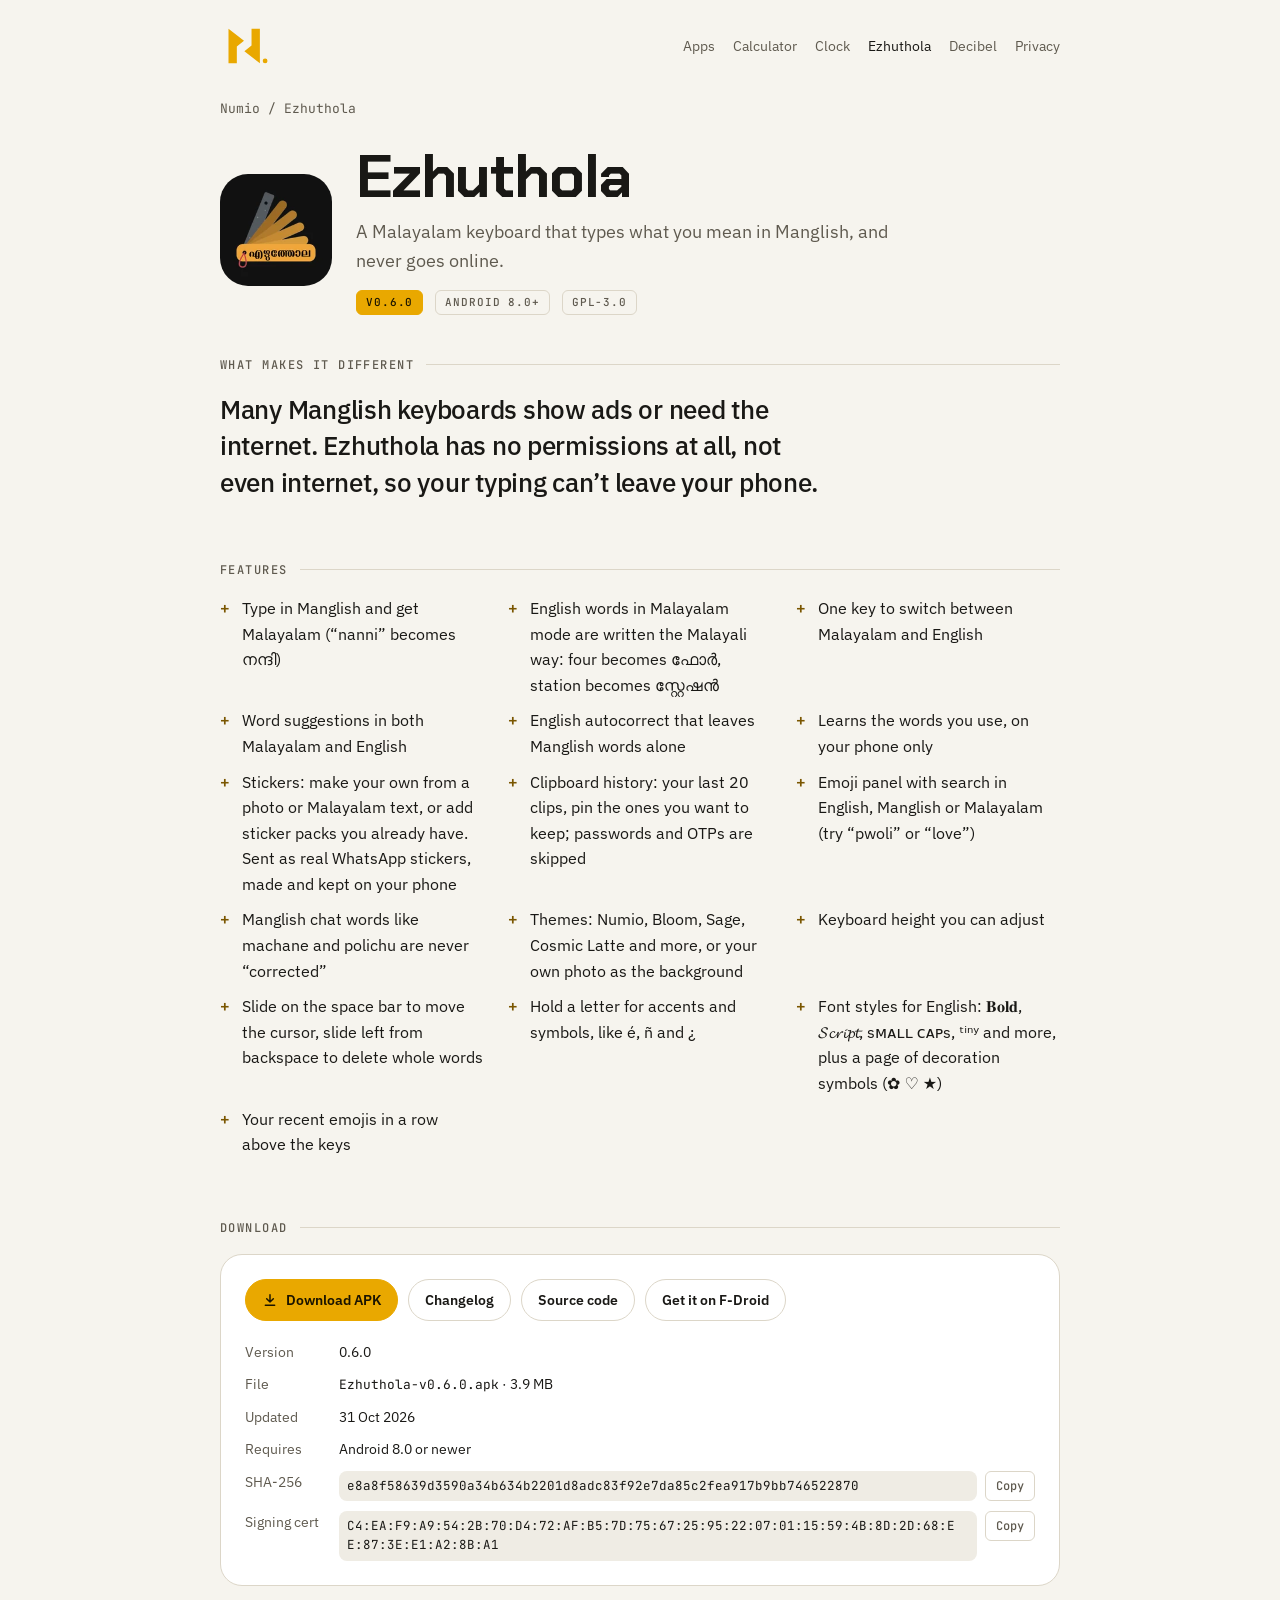
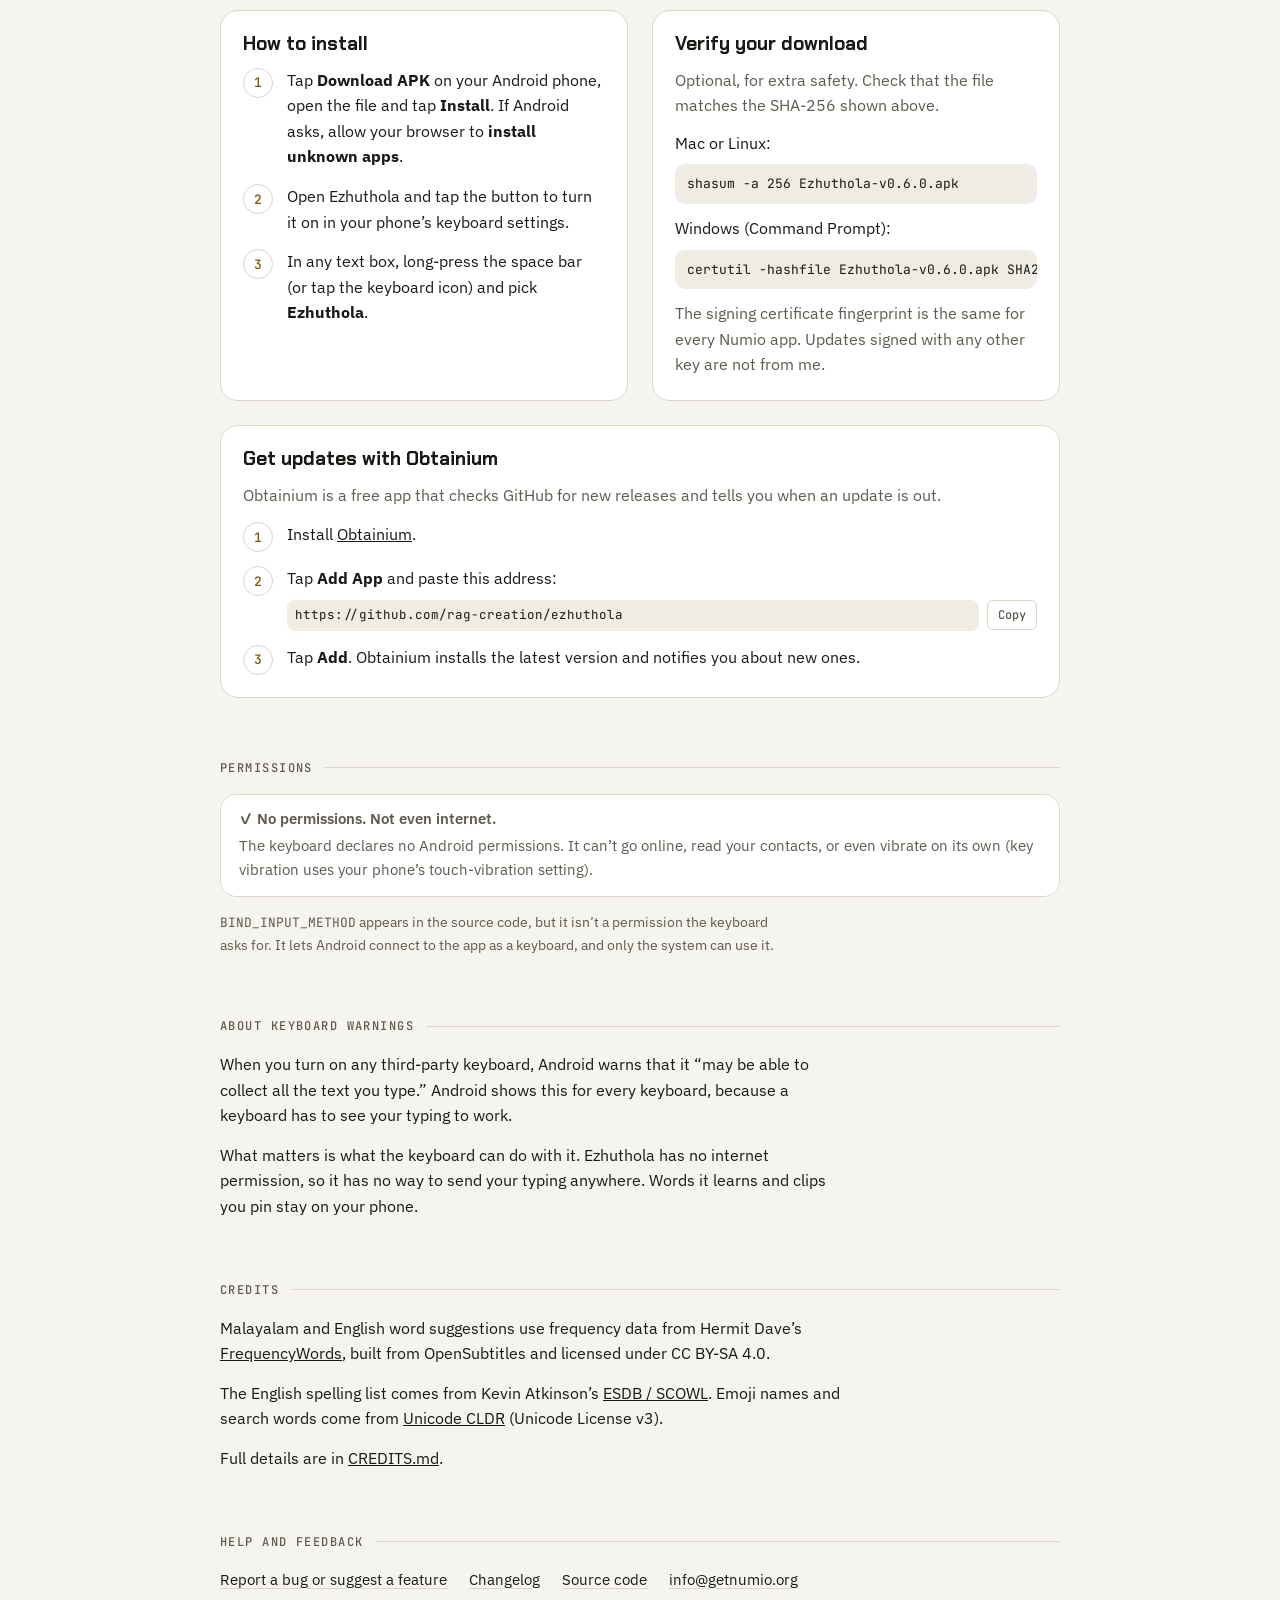
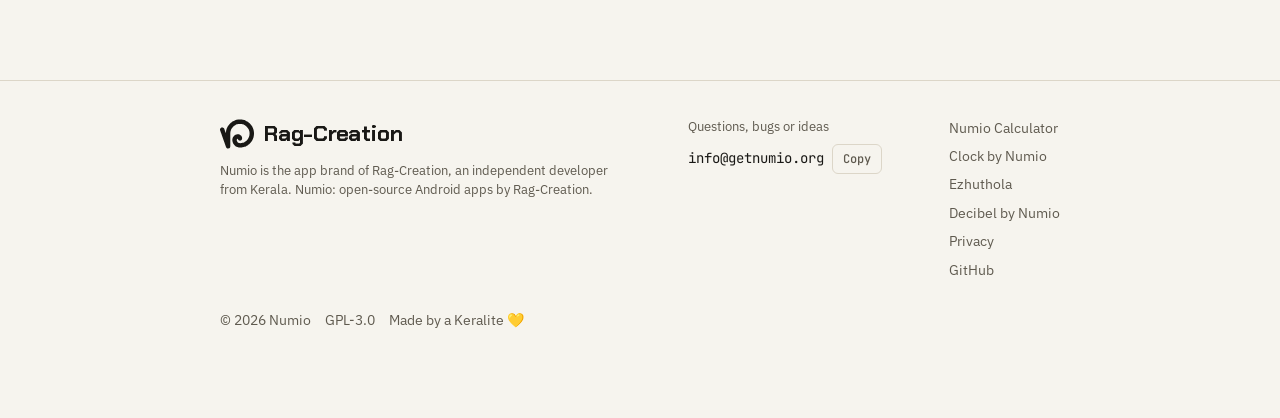
<file: ezhuthola/index.html>
<!doctype html>
<html lang="en">
<head>
<meta charset="utf-8">
<meta http-equiv="Content-Security-Policy" content="default-src 'self'; script-src 'self'; style-src 'self' 'unsafe-inline'; img-src 'self' data:; font-src 'self'; connect-src 'none'; object-src 'none'; base-uri 'self'; form-action 'none'">
<meta name="viewport" content="width=device-width, initial-scale=1, viewport-fit=cover">
<title>Ezhuthola · Numio</title>
<meta name="description" content="Type in Manglish and get Malayalam, or switch to English with one key. It has no internet permission, so nothing you type ever leaves your phone. No ads, no tracking, open source (GPL-3.0).">
<meta name="theme-color" content="#0f0f0e">
<link rel="canonical" href="https://getnumio.org/ezhuthola/">
<link rel="icon" href="/favicon.svg" type="image/svg+xml">
<link rel="icon" href="/favicon.ico" sizes="32x32">
<link rel="apple-touch-icon" href="/apple-touch-icon.png">
<meta property="og:type" content="website">
<meta property="og:site_name" content="Numio">
<meta property="og:title" content="Ezhuthola · Numio">
<meta property="og:description" content="Type in Manglish and get Malayalam, or switch to English with one key. It has no internet permission, so nothing you type ever leaves your phone. No ads, no tracking, open source (GPL-3.0).">
<meta property="og:url" content="https://getnumio.org/ezhuthola/">
<meta property="og:image" content="https://getnumio.org/assets/img/og.png">
<meta property="og:image:width" content="1200">
<meta property="og:image:height" content="630">
<meta property="og:image:alt" content="Numio logo: open-source Android apps, no ads, no tracking">
<meta name="twitter:card" content="summary_large_image">
<meta name="twitter:title" content="Ezhuthola · Numio">
<meta name="twitter:description" content="Type in Manglish and get Malayalam, or switch to English with one key. It has no internet permission, so nothing you type ever leaves your phone. No ads, no tracking, open source (GPL-3.0).">
<meta name="twitter:image" content="https://getnumio.org/assets/img/og.png">
<link rel="preload" href="/assets/fonts/chakra-petch-700.woff" as="font" type="font/woff" crossorigin><link rel="preload" href="/assets/fonts/ibm-plex-sans.woff" as="font" type="font/woff" crossorigin>
<link rel="stylesheet" href="/assets/site.css">
<script type="application/ld+json">{"@context": "https://schema.org", "@type": "SoftwareApplication", "name": "Ezhuthola", "operatingSystem": "Android 8.0+", "applicationCategory": "UtilitiesApplication", "description": "Type in Manglish and get Malayalam, or switch to English with one key. It has no internet permission, so nothing you type ever leaves your phone.", "url": "https://getnumio.org/ezhuthola/", "license": "https://www.gnu.org/licenses/gpl-3.0.html", "author": {"@type": "Person", "name": "Rag-Creation", "url": "https://github.com/rag-creation"}, "offers": {"@type": "Offer", "price": "0", "priceCurrency": "USD"}, "softwareVersion": "0.6.0", "downloadUrl": "https://github.com/rag-creation/ezhuthola/releases/latest", "fileSize": "3.9 MB", "image": "https://getnumio.org/assets/img/ezhuthola.webp"}</script>
</head>
<body>
<a class="skip" href="#main">Skip to content</a>
<div class="wrap">
  <header class="top">
    <a class="mark" href="/" aria-label="Numio home"><svg class="nmark" viewBox="0 0 1000 1000" aria-hidden="true"><polygon points="151.7,190 428.4,404.2 300.7,507 300.7,810 151.7,810" fill="var(--amber)"/><polygon points="712.1,810 435.4,595.8 563.1,493 563.1,190 712.1,190" fill="var(--amber)"/><circle cx="805.7" cy="767.4" r="42.6" fill="var(--amber)"/></svg></a>
    <nav aria-label="Main">
      <a href="/#apps">Apps</a>
      <a href="/calculator/">Calculator</a>
      <a href="/clock/">Clock</a>
      <a href="/ezhuthola/" aria-current="page">Ezhuthola</a>
      <a href="/decibel/">Decibel</a>
      <a href="/privacy/">Privacy</a>
    </nav>
  </header>
</div>
<main id="main">
<div class="wrap">
  <p class="crumbs"><a href="/">Numio</a> / Ezhuthola</p>
  <section class="apphero" aria-labelledby="app-title">
    <img src="/assets/img/ezhuthola.webp" alt="Ezhuthola app icon" width="112" height="112">
    <div>
      <h1 id="app-title">Ezhuthola</h1>
      <p>A Malayalam keyboard that types what you mean in Manglish, and never goes online.</p>
      <div class="app-head"><span class="status live">v0.6.0</span><span class="status">Android 8.0+</span><span class="status">GPL-3.0</span></div>
    </div>
  </section>

  <section class="block" aria-labelledby="diff-label">
    <h2 class="section-label" id="diff-label">What makes it different</h2>
    <p class="lede" style="margin:0;max-width:40ch">Many Manglish keyboards show ads or need the internet. Ezhuthola has no permissions at all, not even internet, so your typing can’t leave your phone.</p>
  </section>

  

  <section class="block" aria-labelledby="feat-label">
    <h2 class="section-label" id="feat-label">Features</h2>
    <ul class="featlist"><li>Type in Manglish and get Malayalam (“nanni” becomes നന്ദി)</li><li>English words in Malayalam mode are written the Malayali way: four becomes ഫോർ, station becomes സ്റ്റേഷൻ</li><li>One key to switch between Malayalam and English</li><li>Word suggestions in both Malayalam and English</li><li>English autocorrect that leaves Manglish words alone</li><li>Learns the words you use, on your phone only</li><li>Stickers: make your own from a photo or Malayalam text, or add sticker packs you already have. Sent as real WhatsApp stickers, made and kept on your phone</li><li>Clipboard history: your last 20 clips, pin the ones you want to keep; passwords and OTPs are skipped</li><li>Emoji panel with search in English, Manglish or Malayalam (try “pwoli” or “love”)</li><li>Manglish chat words like machane and polichu are never “corrected”</li><li>Themes: Numio, Bloom, Sage, Cosmic Latte and more, or your own photo as the background</li><li>Keyboard height you can adjust</li><li>Slide on the space bar to move the cursor, slide left from backspace to delete whole words</li><li>Hold a letter for accents and symbols, like é, ñ and ¿</li><li>Font styles for English: 𝐁𝐨𝐥𝐝, 𝓢𝓬𝓻𝓲𝓹𝓽, sᴍᴀʟʟ ᴄᴀᴘs, ᵗⁱⁿʸ and more, plus a page of decoration symbols (✿ ♡ ★)</li><li>Your recent emojis in a row above the keys</li></ul>
  </section>

  <section class="block" id="download" aria-labelledby="dl-label">
    <h2 class="section-label" id="dl-label">Download</h2>
    <div class="dl">
      <div class="actions">
        <a class="btn primary" href="https://github.com/rag-creation/ezhuthola/releases/latest" target="_blank" rel="noopener"><svg viewBox="0 0 24 24" fill="none" stroke="currentColor" stroke-width="2.2" stroke-linecap="round" stroke-linejoin="round" aria-hidden="true"><path d="M12 4v11M7 10l5 5 5-5M5 20h14"/></svg>Download APK</a>
        <a class="btn" href="https://github.com/rag-creation/ezhuthola/releases" target="_blank" rel="noopener">Changelog</a>
        <a class="btn" href="https://github.com/rag-creation/ezhuthola" target="_blank" rel="noopener">Source code</a>
        <a class="btn" href="https://f-droid.org/packages/com.rr.numio.ezhuthola/" target="_blank" rel="noopener">Get it on F-Droid</a>
      </div>
      <dl class="facts">
        <dt>Version</dt><dd>0.6.0</dd>
        <dt>File</dt><dd><code>Ezhuthola-v0.6.0.apk</code> · 3.9 MB</dd>
        <dt>Updated</dt><dd>31 Oct 2026</dd>
        <dt>Requires</dt><dd>Android 8.0 or newer</dd>
        <dt>SHA-256</dt><dd><div class="hash"><code id="sha-ezhuthola">e8a8f58639d3590a34b634b2201d8adc83f92e7da85c2fea917b9bb746522870</code><button class="copy" data-copy="sha-ezhuthola" type="button">Copy</button></div></dd>
        <dt>Signing cert</dt><dd><div class="hash"><code id="cert-ezhuthola">C4:EA:F9:A9:54:2B:70:D4:72:AF:B5:7D:75:67:25:95:22:07:01:15:59:4B:8D:2D:68:EE:87:3E:E1:A2:8B:A1</code><button class="copy" data-copy="cert-ezhuthola" type="button">Copy</button></div></dd>
      </dl>
    </div>
    <div class="twocol" style="margin-top:24px">
        <div class="card">
          <h3>How to install</h3>
          <ol class="steps">
            <li><div>Tap <strong>Download APK</strong> on your Android phone, open the file and tap <strong>Install</strong>. If Android asks, allow your browser to <strong>install unknown apps</strong>.</div></li>
            <li><div>Open Ezhuthola and tap the button to turn it on in your phone’s keyboard settings.</div></li>
            <li><div>In any text box, long-press the space bar (or tap the keyboard icon) and pick <strong>Ezhuthola</strong>.</div></li>
          </ol>
        </div>
        <div class="card">
          <h3>Verify your download</h3>
          <p class="muted">Optional, for extra safety. Check that the file matches the SHA-256 shown above.</p>
          <p style="margin-top:12px">Mac or Linux:</p>
          <pre class="cmd">shasum -a 256 Ezhuthola-v0.6.0.apk</pre>
          <p style="margin-top:12px">Windows (Command Prompt):</p>
          <pre class="cmd">certutil -hashfile Ezhuthola-v0.6.0.apk SHA256</pre>
          <p class="muted" style="margin-top:12px">The signing certificate fingerprint is the same for every Numio app. Updates signed with any other key are not from me.</p>
        </div>
    </div>
    <div class="twocol" style="margin-top:24px">
        <div class="card">
          <h3>Get updates with Obtainium</h3>
          <p class="muted">Obtainium is a free app that checks GitHub for new releases and tells you when an update is out.</p>
          <ol class="steps" style="margin-top:14px">
            <li><div>Install <a href="https://github.com/ImranR98/Obtainium" target="_blank" rel="noopener">Obtainium</a>.</div></li>
            <li><div>Tap <strong>Add App</strong> and paste this address:
              <div class="hash" style="margin-top:8px"><code id="obt-ezhuthola">https://github.com/rag-creation/ezhuthola</code><button class="copy" data-copy="obt-ezhuthola" type="button">Copy</button></div></div></li>
            <li><div>Tap <strong>Add</strong>. Obtainium installs the latest version and notifies you about new ones.</div></li>
          </ol>
        </div>
    </div>
  </section>

  <section class="block" id="permissions" aria-labelledby="perm-label">
    <h2 class="section-label" id="perm-label">Permissions</h2>
    <div class="perms"><div class="perm none"><p class="badge-ok">✓ No permissions. Not even internet.</p><p>The keyboard declares no Android permissions. It can’t go online, read your contacts, or even vibrate on its own (key vibration uses your phone’s touch-vibration setting).</p></div></div><p class="note"><code>BIND_INPUT_METHOD</code> appears in the source code, but it isn’t a permission the keyboard asks for. It lets Android connect to the app as a keyboard, and only the system can use it.</p>
  </section>

  <section class="block" aria-labelledby="kb-label">
    <h2 class="section-label" id="kb-label">About keyboard warnings</h2>
    <div class="prose">
      <p>When you turn on any third-party keyboard, Android warns that it “may be able to collect all the text you type.” Android shows this for every keyboard, because a keyboard has to see your typing to work.</p>
      <p>What matters is what the keyboard can do with it. Ezhuthola has no internet permission, so it has no way to send your typing anywhere. Words it learns and clips you pin stay on your phone.</p>
    </div>
  </section>
  <section class="block" aria-labelledby="cr-label">
    <h2 class="section-label" id="cr-label">Credits</h2>
    <div class="prose">
      <p>Malayalam and English word suggestions use frequency data from Hermit Dave’s <a href="https://github.com/hermitdave/FrequencyWords" target="_blank" rel="noopener">FrequencyWords</a>, built from OpenSubtitles and licensed under CC BY-SA 4.0.</p>
      <p>The English spelling list comes from Kevin Atkinson’s <a href="https://github.com/en-wl/wordlist" target="_blank" rel="noopener">ESDB / SCOWL</a>. Emoji names and search words come from <a href="https://github.com/unicode-org/cldr-json" target="_blank" rel="noopener">Unicode CLDR</a> (Unicode License v3).</p>
      <p>Full details are in <a href="https://github.com/rag-creation/ezhuthola/blob/main/CREDITS.md" target="_blank" rel="noopener">CREDITS.md</a>.</p>
    </div>
  </section>

  <section class="block" aria-labelledby="help-label">
    <h2 class="section-label" id="help-label">Help and feedback</h2>
    <div class="linkrow">
      <a href="https://github.com/rag-creation/ezhuthola/issues/new" target="_blank" rel="noopener">Report a bug or suggest a feature</a>
      <a href="https://github.com/rag-creation/ezhuthola/releases" target="_blank" rel="noopener">Changelog</a>
      <a href="https://github.com/rag-creation/ezhuthola" target="_blank" rel="noopener">Source code</a>
      <a href="mailto:info@getnumio.org">info@getnumio.org</a>
    </div>
  </section>
</div>
</main>
<footer id="contact">
  <div class="wrap">
    <div class="foot">
      <div class="foot-col">
        <a class="mark" href="https://github.com/rag-creation" target="_blank" rel="noopener" aria-label="Rag-Creation on GitHub"><svg class="flick" viewBox="0 0 200 200" aria-hidden="true"><path d="M116.6 14.5C115.4 14.5 114.1 14.6 112.8 14.6C111.5 14.7 110.2 14.7 109 14.9C107.7 15 106.4 15.2 105.2 15.4C103.9 15.5 102.6 15.6 101.4 15.8C100.1 16 98.9 16.4 97.6 16.7C96.4 16.9 95.1 17.2 93.9 17.5C92.6 17.9 91.4 18.3 90.2 18.8C89 19.2 87.8 19.7 86.7 20.2C85.5 20.7 84.3 21.2 83.1 21.7C82 22.2 80.8 22.7 79.6 23.3C78.5 23.9 77.4 24.5 76.3 25.1C75.2 25.8 74.1 26.5 73 27.2C71.9 27.9 70.9 28.6 69.8 29.3C68.8 30.1 67.8 30.9 66.8 31.7C65.8 32.5 64.8 33.3 63.8 34.1C62.9 34.9 61.9 35.8 61 36.7C60.1 37.6 59.2 38.5 58.3 39.4C57.4 40.3 56.5 41.3 55.6 42.2C54.8 43.2 54 44.1 53.1 45.1C52.3 46.1 51.6 47.2 50.8 48.2C50 49.2 49.2 50.2 48.5 51.3C47.8 52.3 47.1 53.4 46.4 54.5C45.8 55.6 45.1 56.7 44.5 57.8C43.9 58.9 43.3 60.1 42.8 61.2C42.2 62.4 41.6 63.5 41.1 64.7C40.6 65.9 40.2 67.1 39.8 68.3C39.3 69.5 38.8 70.7 38.4 71.9C38.1 73.1 37.7 74.4 37.4 75.6C37.1 76.8 36.8 78.1 36.5 79.3C36.3 80.6 36.1 81.9 35.9 83.1C35.7 84.4 35.5 85.6 35.3 86.9C35.1 88.2 35.2 89.6 34.9 90.7C34.6 91.8 34 93.6 33.6 93.4C33.1 93.3 32.7 91.1 32.2 89.9C31.8 88.7 31.3 87.5 30.9 86.3C30.5 85 30.1 83.8 29.6 82.6C29.2 81.4 28.8 80.2 28.4 79C27.9 77.8 27.5 76.6 27.1 75.4C26.7 74.2 26.3 72.9 25.8 71.8C25.3 70.6 24.8 69.4 24.1 68.3C23.5 67.2 22.7 66.1 21.8 65.2C21 64.3 20 63.5 18.9 62.8C17.8 62.2 16.6 61.6 15.3 61.4C14.1 61.1 12.8 61 11.5 61.2C10.3 61.3 9 61.6 7.8 62.1C6.6 62.6 5.5 63.3 4.5 64.1C3.6 64.9 2.8 66 2.1 67.1C1.4 68.1 0.9 69.4 0.6 70.6C0.2 71.8 -0 73.1 0 74.4C0 75.6 0.4 76.9 0.7 78.1C1 79.4 1.4 80.6 1.8 81.8C2.2 83 2.7 84.2 3.1 85.4C3.6 86.6 4 87.8 4.4 89C4.8 90.2 5.2 91.5 5.7 92.7C6.1 93.9 6.5 95.1 6.9 96.3C7.4 97.5 7.8 98.7 8.2 99.9C8.7 101.1 9.1 102.3 9.5 103.5C9.9 104.7 10.4 105.9 10.8 107.1C11.2 108.4 11.6 109.6 12.1 110.8C12.5 112 12.9 113.2 13.3 114.4C13.8 115.6 14.2 116.8 14.6 118C15 119.2 15.5 120.4 15.9 121.6C16.3 122.8 16.7 124 17.2 125.3C17.6 126.5 18 127.7 18.5 128.9C18.9 130.1 19.3 131.3 19.7 132.5C20.2 133.7 20.6 134.9 21 136.1C21.4 137.3 21.9 138.5 22.3 139.7C22.7 140.9 23.1 142.2 23.6 143.4C24 144.6 24.4 145.8 24.8 147C25.3 148.2 25.7 149.4 26.1 150.6C26.5 151.8 27 153 27.4 154.2C27.8 155.4 28.2 156.6 28.7 157.9C29.1 159.1 29.5 160.3 30 161.5C30.4 162.7 30.8 163.9 31.2 165.1C31.6 166.3 32.1 167.5 32.5 168.7C32.9 169.9 33.3 171.1 33.8 172.3C34.2 173.5 34.6 174.8 35.1 176C35.6 177.1 36.1 178.3 36.8 179.4C37.5 180.4 38.4 181.4 39.3 182.3C40.2 183.1 41.3 184 42.4 184.6C43.5 185.1 44.8 185.4 46.1 185.5C47.3 185.7 48.6 185.6 49.9 185.4C51.1 185.2 52.4 184.7 53.5 184.2C54.7 183.6 55.8 183 56.8 182.2C57.7 181.3 58.4 180.2 59 179.1C59.6 178 59.9 176.7 60.2 175.4C60.5 174.2 60.5 172.9 60.6 171.6C60.7 170.4 60.6 169.1 60.6 167.8C60.6 166.5 60.6 165.2 60.6 163.9C60.6 162.7 60.6 161.4 60.6 160.1C60.6 158.8 60.6 157.5 60.6 156.3C60.6 155 60.6 153.7 60.6 152.4C60.6 151.1 60.6 149.9 60.6 148.6C60.6 147.3 60.6 146 60.6 144.7C60.6 143.5 60.6 142.2 60.6 140.9C60.6 139.6 60.6 138.3 60.6 137.1C60.6 135.8 60.6 134.5 60.6 133.2C60.6 131.9 60.6 130.7 60.6 129.4C60.6 128.1 60.6 126.8 60.6 125.5C60.6 124.3 60.6 123 60.6 121.7C60.6 120.4 60.6 119.1 60.6 117.9C60.6 116.6 60.6 115.3 60.6 114C60.6 112.7 60.6 111.5 60.6 110.2C60.6 108.9 60.6 107.6 60.6 106.3C60.6 105.1 60.6 103.8 60.6 102.5C60.6 101.2 60.6 99.9 60.6 98.7C60.6 97.4 60.7 96.1 60.8 94.8C60.9 93.5 60.9 92.3 61 91C61.1 89.7 61.2 88.4 61.4 87.2C61.6 85.9 62 84.7 62.4 83.5C62.8 82.2 63.2 81 63.5 79.8C63.9 78.6 64.2 77.3 64.7 76.1C65.1 74.9 65.7 73.8 66.2 72.6C66.8 71.5 67.4 70.3 68 69.2C68.7 68.1 69.3 67 70 65.9C70.7 64.9 71.6 63.9 72.4 62.9C73.2 61.9 74 60.9 74.9 60C75.7 59 76.5 58 77.4 57.1C78.3 56.2 79.3 55.4 80.2 54.5C81.2 53.6 82.1 52.7 83.1 51.9C84.1 51.1 85.1 50.3 86.2 49.7C87.3 49 88.4 48.4 89.5 47.8C90.7 47.2 91.8 46.6 92.9 46C94.1 45.4 95.2 44.8 96.4 44.4C97.6 43.9 98.8 43.5 100.1 43.2C101.3 42.8 102.5 42.4 103.8 42.1C105 41.8 106.2 41.6 107.5 41.4C108.8 41.2 110.1 41.1 111.3 41C112.6 40.8 113.9 40.6 115.1 40.5C116.4 40.5 117.7 40.5 119 40.5C120.3 40.6 121.5 40.8 122.8 40.9C124.1 41.1 125.4 41.1 126.6 41.3C127.9 41.5 129.2 41.7 130.4 42C131.6 42.3 132.9 42.7 134.1 43C135.3 43.4 136.6 43.7 137.8 44.2C139 44.6 140.1 45.2 141.2 45.8C142.4 46.3 143.5 47 144.6 47.6C145.8 48.2 146.9 48.7 148 49.4C149.1 50.1 150.2 50.8 151.2 51.6C152.2 52.4 153.1 53.3 154 54.1C155 55 156 55.8 156.9 56.7C157.8 57.6 158.6 58.6 159.5 59.6C160.3 60.5 161.1 61.5 161.9 62.5C162.7 63.5 163.6 64.5 164.3 65.5C165.1 66.6 165.7 67.7 166.3 68.8C167 69.9 167.6 71 168.2 72.1C168.7 73.3 169.3 74.4 169.8 75.6C170.3 76.8 170.6 78.1 171 79.3C171.4 80.5 171.8 81.7 172.1 82.9C172.5 84.2 172.9 85.4 173.1 86.7C173.4 87.9 173.4 89.2 173.6 90.5C173.7 91.7 173.8 93 173.9 94.3C173.9 95.6 174 96.9 174 98.1C173.9 99.4 173.8 100.7 173.7 102C173.6 103.2 173.4 104.5 173.3 105.8C173.1 107 172.9 108.3 172.6 109.6C172.4 110.8 171.9 112 171.6 113.2C171.2 114.5 170.9 115.7 170.5 116.9C170 118.1 169.5 119.3 169 120.5C168.4 121.6 167.8 122.7 167.2 123.9C166.6 125 166.1 126.2 165.4 127.3C164.7 128.3 164 129.4 163.2 130.4C162.4 131.4 161.6 132.4 160.8 133.4C160 134.4 159.2 135.4 158.4 136.4C157.5 137.3 156.6 138.2 155.6 139C154.7 139.9 153.6 140.7 152.7 141.5C151.7 142.3 150.7 143.2 149.7 143.9C148.7 144.7 147.6 145.3 146.5 146C145.4 146.7 144.2 147.2 143.1 147.8C142 148.4 140.9 149.1 139.7 149.6C138.5 150.2 137.4 150.7 136.2 151.1C134.9 151.5 133.7 151.8 132.4 152.1C131.2 152.4 130 152.8 128.7 153.1C127.5 153.3 126.2 153.5 124.9 153.6C123.7 153.7 122.4 153.7 121.1 153.8C119.8 153.8 118.5 153.9 117.3 153.8C116 153.8 114.7 153.7 113.4 153.4C112.2 153.1 111 152.8 109.8 152.3C108.6 151.8 107.4 151.2 106.4 150.5C105.4 149.8 104.4 148.8 103.6 147.9C102.7 146.9 102 145.9 101.3 144.8C100.6 143.7 100 142.6 99.6 141.4C99.1 140.2 98.8 138.9 98.7 137.7C98.5 136.4 98.4 135 98.6 133.8C98.9 132.6 99.4 131.3 100.2 130.4C101 129.5 102.5 128.2 103.3 128.4C104.2 128.5 104.8 130.2 105.5 131.2C106.2 132.3 106.7 133.5 107.5 134.5C108.3 135.5 109.3 136.4 110.3 137.1C111.4 137.8 112.6 138.3 113.8 138.6C115 139 116.3 139 117.6 139C118.9 139 120.2 138.9 121.4 138.5C122.6 138.1 123.8 137.5 124.8 136.7C125.8 136 126.8 135 127.5 134C128.3 133 128.9 131.8 129.3 130.7C129.7 129.5 130 128.2 130.1 126.9C130.2 125.6 130.2 124.3 130 123.1C129.9 121.8 129.6 120.5 129.3 119.3C128.9 118.1 128.5 116.9 127.9 115.7C127.4 114.6 126.7 113.5 126 112.4C125.2 111.4 124.4 110.4 123.5 109.5C122.6 108.5 121.7 107.6 120.7 106.8C119.7 106 118.6 105.3 117.5 104.7C116.4 104.1 115.2 103.5 114.1 103.1C112.9 102.6 111.6 102.3 110.4 102C109.1 101.8 107.8 101.7 106.5 101.7C105.3 101.7 104 101.8 102.7 101.9C101.4 102.1 100.2 102.2 98.9 102.5C97.7 102.8 96.4 103.1 95.2 103.5C94 103.9 92.8 104.3 91.6 104.9C90.4 105.4 89.3 106 88.2 106.6C87.1 107.3 86.1 108.1 85.1 108.9C84.1 109.7 83.1 110.5 82.2 111.4C81.3 112.3 80.5 113.3 79.7 114.3C78.9 115.3 78.1 116.3 77.4 117.4C76.7 118.5 76.1 119.6 75.6 120.8C75.1 121.9 74.7 123.2 74.3 124.4C73.9 125.6 73.4 126.8 73.2 128.1C72.9 129.3 72.8 130.6 72.7 131.9C72.6 133.1 72.6 134.4 72.6 135.7C72.6 137 72.7 138.3 72.9 139.5C73 140.8 73.1 142.1 73.3 143.3C73.6 144.6 73.9 145.8 74.3 147.1C74.6 148.3 74.9 149.6 75.4 150.7C75.8 151.9 76.3 153.1 76.9 154.3C77.5 155.4 78.1 156.6 78.7 157.6C79.4 158.7 80.1 159.8 80.8 160.9C81.6 161.9 82.4 162.9 83.2 163.8C84 164.8 84.8 165.9 85.7 166.8C86.6 167.7 87.6 168.5 88.6 169.3C89.6 170.1 90.5 171 91.6 171.7C92.6 172.5 93.7 173.1 94.8 173.8C95.9 174.4 97 175.1 98.2 175.6C99.3 176.2 100.5 176.7 101.7 177.1C102.9 177.6 104.2 177.9 105.4 178.2C106.6 178.6 107.9 178.9 109.1 179.2C110.4 179.4 111.7 179.4 112.9 179.5C114.2 179.6 115.5 179.7 116.8 179.8C118 179.8 119.3 179.7 120.6 179.7C121.9 179.6 123.2 179.6 124.4 179.5C125.7 179.4 127 179.3 128.3 179.2C129.5 179 130.8 178.8 132.1 178.6C133.3 178.4 134.6 178.1 135.8 177.8C137.1 177.5 138.3 177.1 139.5 176.8C140.7 176.4 142 176 143.2 175.7C144.4 175.3 145.6 174.9 146.8 174.4C148 174 149.2 173.5 150.4 173C151.6 172.5 152.8 172 153.9 171.4C155.1 170.9 156.2 170.3 157.3 169.7C158.4 169 159.5 168.4 160.6 167.7C161.7 167 162.8 166.3 163.8 165.6C164.8 164.8 165.8 164 166.8 163.2C167.9 162.5 168.9 161.7 169.9 160.9C170.9 160.1 171.8 159.2 172.7 158.3C173.7 157.5 174.6 156.6 175.6 155.7C176.5 154.8 177.3 153.8 178.2 152.9C179.1 152 180 151 180.8 150.1C181.6 149.1 182.4 148.1 183.2 147.1C184 146.1 184.8 145.1 185.5 144C186.2 143 186.9 141.9 187.6 140.8C188.3 139.7 189 138.6 189.6 137.5C190.2 136.4 190.8 135.3 191.4 134.1C192 133 192.5 131.8 193.1 130.7C193.6 129.5 194.1 128.3 194.5 127.1C195 125.9 195.4 124.7 195.8 123.5C196.3 122.3 196.7 121.1 197 119.9C197.3 118.6 197.6 117.4 197.9 116.1C198.2 114.9 198.5 113.6 198.7 112.4C198.9 111.1 199 109.8 199.1 108.6C199.3 107.3 199.5 106 199.6 104.7C199.7 103.5 199.8 102.2 199.9 100.9C199.9 99.6 200 98.3 200 97.1C200 95.8 199.9 94.5 199.9 93.2C199.8 92 199.8 90.7 199.6 89.4C199.5 88.1 199.3 86.9 199.1 85.6C199 84.3 198.8 83 198.6 81.8C198.4 80.5 198.1 79.3 197.8 78C197.6 76.8 197.3 75.5 197 74.3C196.6 73.1 196.2 71.9 195.8 70.6C195.3 69.4 194.9 68.2 194.4 67C194 65.8 193.5 64.7 192.9 63.5C192.4 62.3 191.9 61.2 191.3 60C190.7 58.9 190.1 57.7 189.5 56.6C188.9 55.5 188.2 54.4 187.5 53.3C186.8 52.3 186.1 51.2 185.4 50.2C184.6 49.1 183.8 48.1 183 47.1C182.2 46.1 181.5 45.1 180.6 44.1C179.8 43.2 178.9 42.2 178.1 41.3C177.2 40.3 176.3 39.4 175.4 38.5C174.5 37.6 173.5 36.7 172.6 35.9C171.7 35 170.7 34.1 169.8 33.3C168.8 32.4 167.8 31.6 166.8 30.9C165.8 30.1 164.8 29.3 163.7 28.6C162.7 27.8 161.6 27.2 160.5 26.5C159.4 25.8 158.3 25.1 157.2 24.5C156.1 23.9 154.9 23.3 153.8 22.8C152.6 22.2 151.4 21.7 150.3 21.2C149.1 20.7 147.9 20.2 146.7 19.7C145.5 19.2 144.3 18.8 143.1 18.3C141.9 17.9 140.7 17.5 139.5 17.2C138.2 16.9 137 16.6 135.7 16.4C134.5 16.1 133.2 15.8 132 15.6C130.7 15.4 129.4 15.3 128.1 15.2C126.9 15 125.6 14.8 124.3 14.7C123 14.6 121.8 14.6 120.5 14.6C119.2 14.5 117.9 14.5 116.6 14.5Z" fill="currentColor"/></svg><span>Rag-Creation</span></a>
        <small style="margin-top:10px">Numio is the app brand of Rag-Creation, an independent developer from Kerala. Numio: open-source Android apps by Rag-Creation.</small>
      </div>
      <div class="foot-col">
        <small>Questions, bugs or ideas</small>
        <div class="email"><code id="mail">info@getnumio.org</code><button class="copy" data-copy="mail" type="button">Copy</button></div>
      </div>
      <nav class="foot-links" aria-label="Footer">
        <a href="/calculator/">Numio Calculator</a>
        <a href="/clock/">Clock by Numio</a>
        <a href="/ezhuthola/">Ezhuthola</a>
        <a href="/decibel/">Decibel by Numio</a>
        <a href="/privacy/">Privacy</a>
        <a href="https://github.com/rag-creation" target="_blank" rel="noopener">GitHub</a>
      </nav>
    </div>
    <div class="made">
      <span>&copy; 2026 <button id="brand" type="button" aria-label="Numio">Numio</button></span>
      <span>GPL-3.0</span>
      <span>Made by a Keralite 💛</span>
    </div>
    <div id="egg" aria-live="polite"></div>
  </div>
</footer>
<script src="/assets/site.js" defer></script>
</body>
</html>
</file>
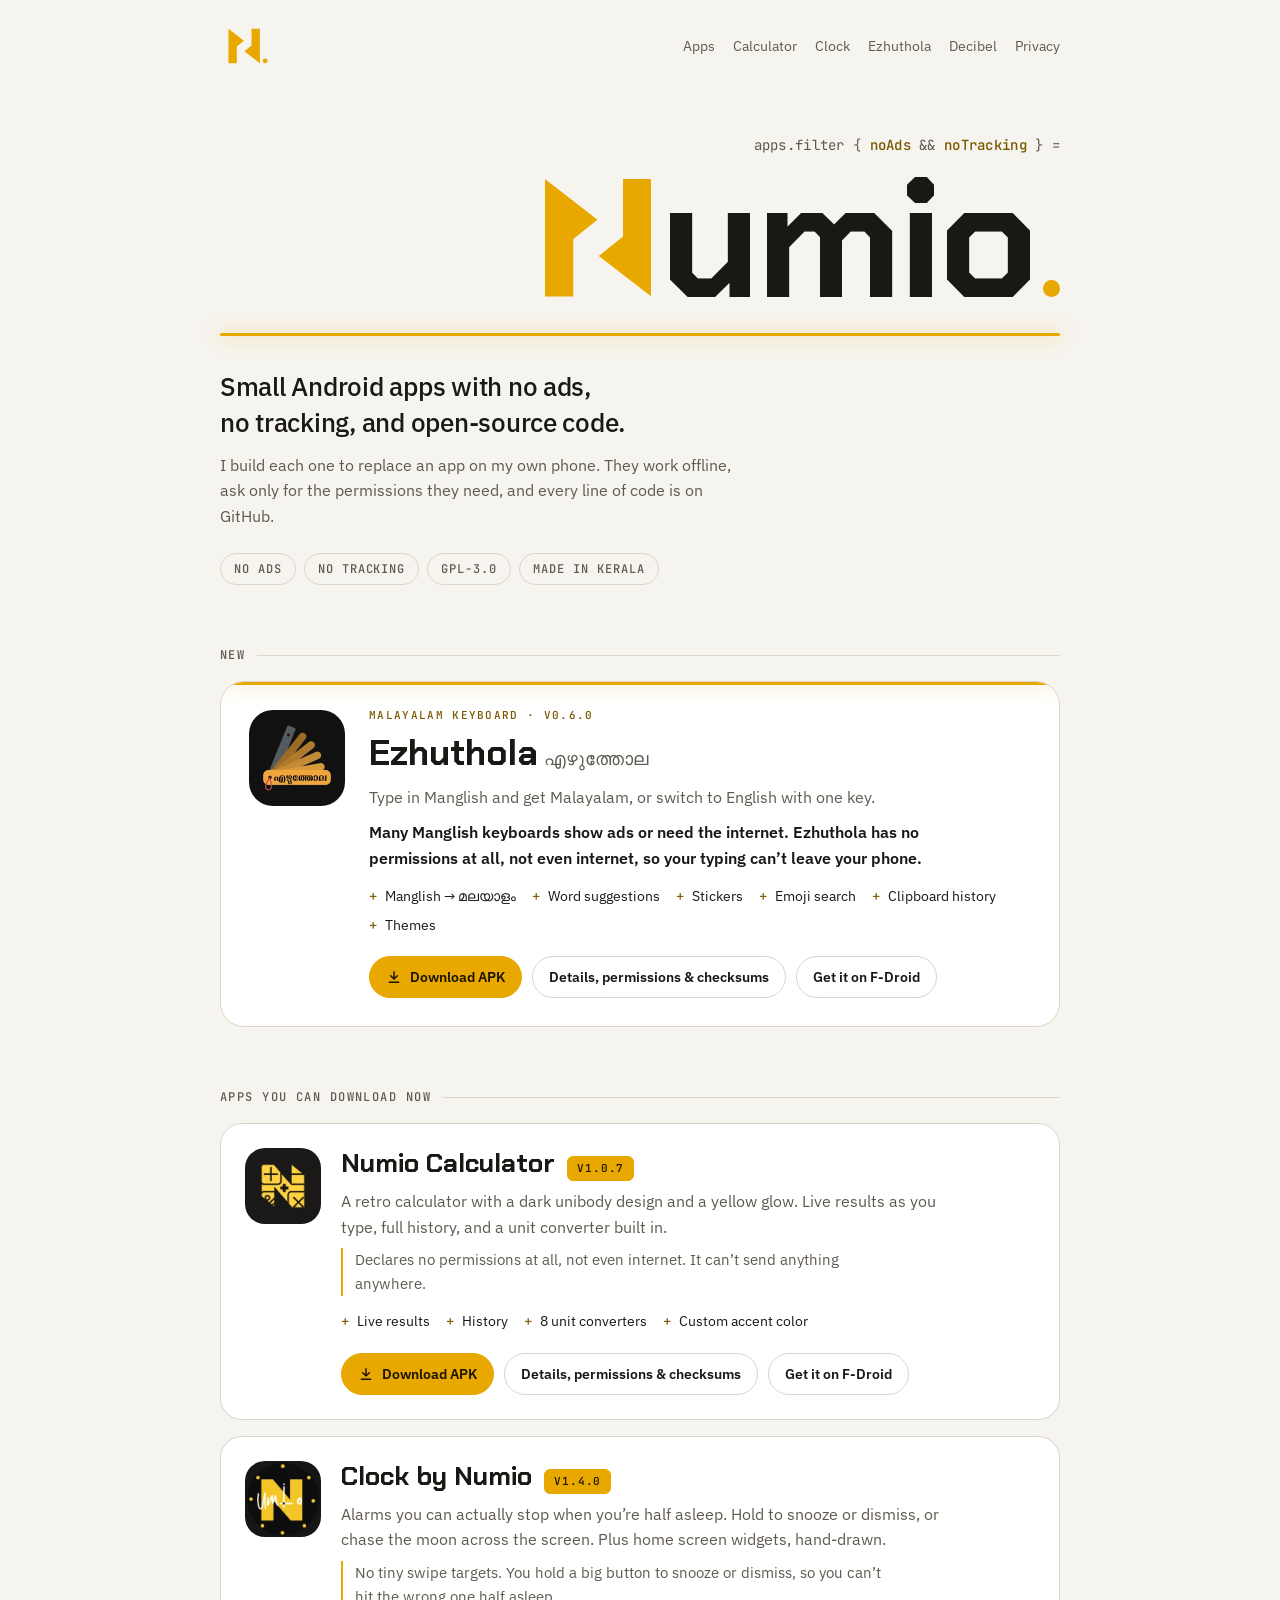
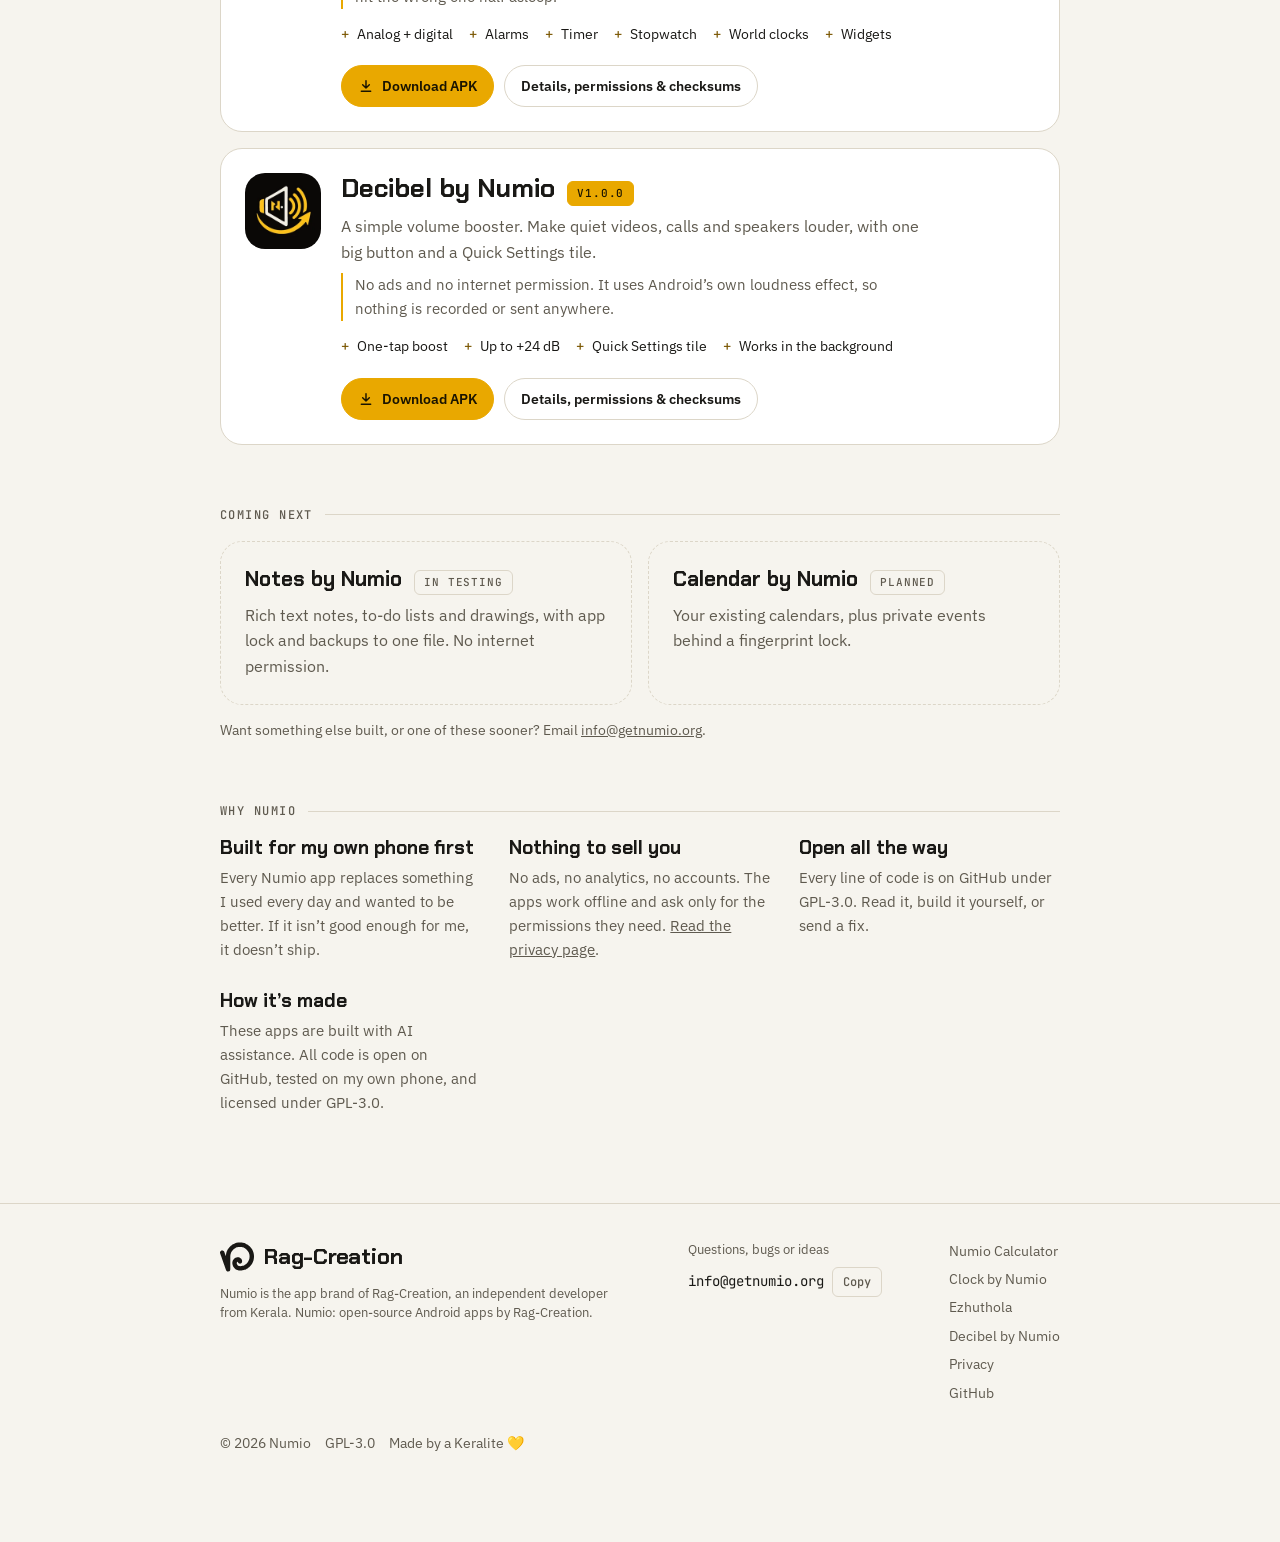
<file: notes/index.html>
<!doctype html>
<html lang="en">
<head>
<meta charset="utf-8">
<meta http-equiv="Content-Security-Policy" content="default-src 'self'; script-src 'self'; style-src 'self' 'unsafe-inline'; img-src 'self' data:; font-src 'self'; connect-src 'none'; object-src 'none'; base-uri 'self'; form-action 'none'">
<meta name="robots" content="noindex">
<meta http-equiv="refresh" content="0; url=/#roadmap">
<link rel="canonical" href="https://getnumio.org/">
<title>Notes by Numio is in testing</title>
</head>
<body>
<p>Notes by Numio is still in testing. <a href="/#roadmap">Back to Numio</a>.</p>
</body>
</html>
</file>
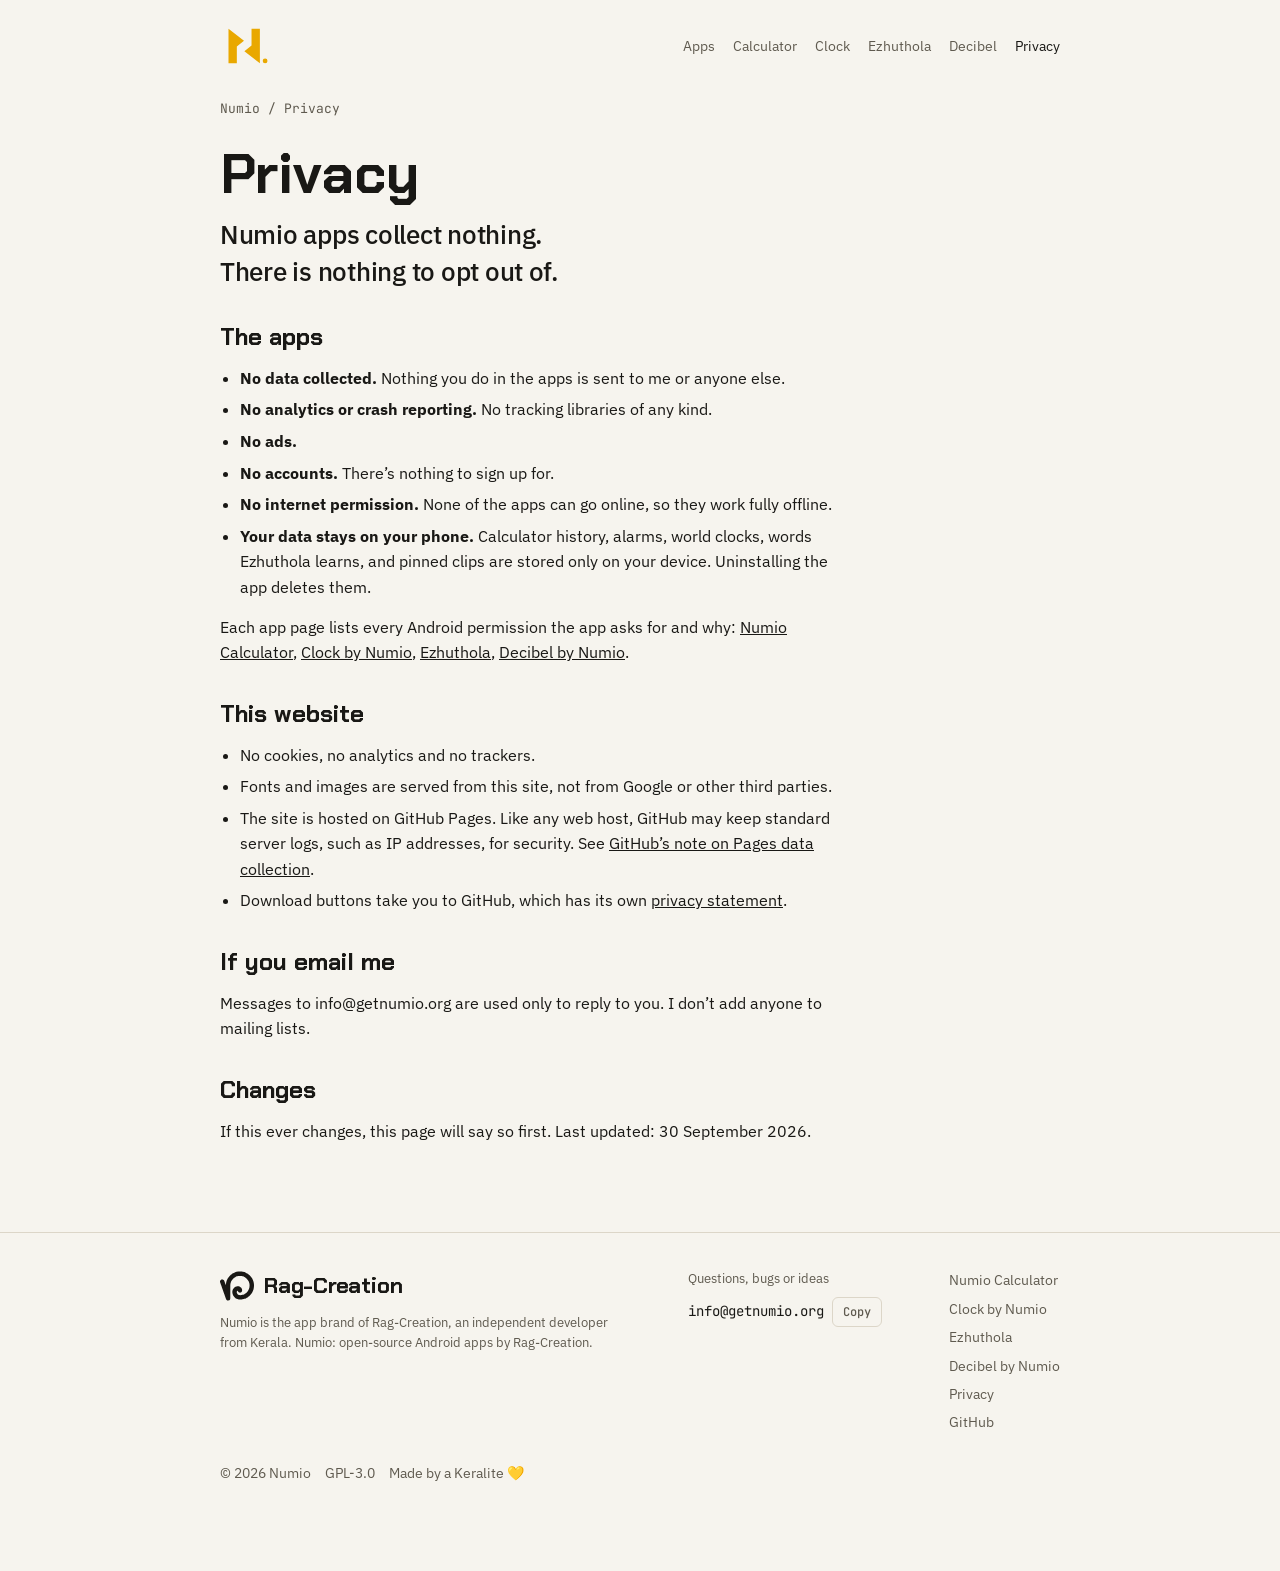
<file: privacy/index.html>
<!doctype html>
<html lang="en">
<head>
<meta charset="utf-8">
<meta http-equiv="Content-Security-Policy" content="default-src 'self'; script-src 'self'; style-src 'self' 'unsafe-inline'; img-src 'self' data:; font-src 'self'; connect-src 'none'; object-src 'none'; base-uri 'self'; form-action 'none'">
<meta name="viewport" content="width=device-width, initial-scale=1, viewport-fit=cover">
<title>Privacy: Numio collects nothing</title>
<meta name="description" content="Numio apps collect no data: no analytics, no ads, no accounts and no internet permission. This website uses no cookies or trackers.">
<meta name="theme-color" content="#0f0f0e">
<link rel="canonical" href="https://getnumio.org/privacy/">
<link rel="icon" href="/favicon.svg" type="image/svg+xml">
<link rel="icon" href="/favicon.ico" sizes="32x32">
<link rel="apple-touch-icon" href="/apple-touch-icon.png">
<meta property="og:type" content="website">
<meta property="og:site_name" content="Numio">
<meta property="og:title" content="Privacy: Numio collects nothing">
<meta property="og:description" content="Numio apps collect no data: no analytics, no ads, no accounts and no internet permission. This website uses no cookies or trackers.">
<meta property="og:url" content="https://getnumio.org/privacy/">
<meta property="og:image" content="https://getnumio.org/assets/img/og.png">
<meta property="og:image:width" content="1200">
<meta property="og:image:height" content="630">
<meta property="og:image:alt" content="Numio logo: open-source Android apps, no ads, no tracking">
<meta name="twitter:card" content="summary_large_image">
<meta name="twitter:title" content="Privacy: Numio collects nothing">
<meta name="twitter:description" content="Numio apps collect no data: no analytics, no ads, no accounts and no internet permission. This website uses no cookies or trackers.">
<meta name="twitter:image" content="https://getnumio.org/assets/img/og.png">
<link rel="preload" href="/assets/fonts/chakra-petch-700.woff" as="font" type="font/woff" crossorigin><link rel="preload" href="/assets/fonts/ibm-plex-sans.woff" as="font" type="font/woff" crossorigin>
<link rel="stylesheet" href="/assets/site.css">

</head>
<body>
<a class="skip" href="#main">Skip to content</a>
<div class="wrap">
  <header class="top">
    <a class="mark" href="/" aria-label="Numio home"><svg class="nmark" viewBox="0 0 1000 1000" aria-hidden="true"><polygon points="151.7,190 428.4,404.2 300.7,507 300.7,810 151.7,810" fill="var(--amber)"/><polygon points="712.1,810 435.4,595.8 563.1,493 563.1,190 712.1,190" fill="var(--amber)"/><circle cx="805.7" cy="767.4" r="42.6" fill="var(--amber)"/></svg></a>
    <nav aria-label="Main">
      <a href="/#apps">Apps</a>
      <a href="/calculator/">Calculator</a>
      <a href="/clock/">Clock</a>
      <a href="/ezhuthola/">Ezhuthola</a>
      <a href="/decibel/">Decibel</a>
      <a href="/privacy/" aria-current="page">Privacy</a>
    </nav>
  </header>
</div>
<main id="main">
<div class="wrap">
  <p class="crumbs"><a href="/">Numio</a> / Privacy</p>
  <section class="block" style="padding-top:28px" aria-labelledby="pv-title">
    <div class="prose">
      <h1 id="pv-title" class="title" style="font:700 clamp(36px,8vw,56px)/1 var(--display);margin:0">Privacy</h1>
      <p class="lede" style="margin:0">Numio apps collect nothing. There is nothing to opt out of.</p>
      <h2>The apps</h2>
      <ul>
        <li><strong>No data collected.</strong> Nothing you do in the apps is sent to me or anyone else.</li>
        <li><strong>No analytics or crash reporting.</strong> No tracking libraries of any kind.</li>
        <li><strong>No ads.</strong></li>
        <li><strong>No accounts.</strong> There’s nothing to sign up for.</li>
        <li><strong>No internet permission.</strong> None of the apps can go online, so they work fully offline.</li>
        <li><strong>Your data stays on your phone.</strong> Calculator history, alarms, world clocks, words Ezhuthola learns, and pinned clips are stored only on your device. Uninstalling the app deletes them.</li>
      </ul>
      <p>Each app page lists every Android permission the app asks for and why: <a href="/calculator/#permissions">Numio Calculator</a>, <a href="/clock/#permissions">Clock by Numio</a>, <a href="/ezhuthola/#permissions">Ezhuthola</a>, <a href="/decibel/#permissions">Decibel by Numio</a>.</p>
      <h2>This website</h2>
      <ul>
        <li>No cookies, no analytics and no trackers.</li>
        <li>Fonts and images are served from this site, not from Google or other third parties.</li>
        <li>The site is hosted on GitHub Pages. Like any web host, GitHub may keep standard server logs, such as IP addresses, for security. See <a href="https://docs.github.com/en/pages/getting-started-with-github-pages/about-github-pages#data-collection" target="_blank" rel="noopener">GitHub’s note on Pages data collection</a>.</li>
        <li>Download buttons take you to GitHub, which has its own <a href="https://docs.github.com/en/site-policy/privacy-policies/github-general-privacy-statement" target="_blank" rel="noopener">privacy statement</a>.</li>
      </ul>
      <h2>If you email me</h2>
      <p>Messages to info@getnumio.org are used only to reply to you. I don’t add anyone to mailing lists.</p>
      <h2>Changes</h2>
      <p>If this ever changes, this page will say so first. Last updated: 30 September 2026.</p>
    </div>
  </section>
</div>
</main>
<footer id="contact">
  <div class="wrap">
    <div class="foot">
      <div class="foot-col">
        <a class="mark" href="https://github.com/rag-creation" target="_blank" rel="noopener" aria-label="Rag-Creation on GitHub"><svg class="flick" viewBox="0 0 200 200" aria-hidden="true"><path d="M116.6 14.5C115.4 14.5 114.1 14.6 112.8 14.6C111.5 14.7 110.2 14.7 109 14.9C107.7 15 106.4 15.2 105.2 15.4C103.9 15.5 102.6 15.6 101.4 15.8C100.1 16 98.9 16.4 97.6 16.7C96.4 16.9 95.1 17.2 93.9 17.5C92.6 17.9 91.4 18.3 90.2 18.8C89 19.2 87.8 19.7 86.7 20.2C85.5 20.7 84.3 21.2 83.1 21.7C82 22.2 80.8 22.7 79.6 23.3C78.5 23.9 77.4 24.5 76.3 25.1C75.2 25.8 74.1 26.5 73 27.2C71.9 27.9 70.9 28.6 69.8 29.3C68.8 30.1 67.8 30.9 66.8 31.7C65.8 32.5 64.8 33.3 63.8 34.1C62.9 34.9 61.9 35.8 61 36.7C60.1 37.6 59.2 38.5 58.3 39.4C57.4 40.3 56.5 41.3 55.6 42.2C54.8 43.2 54 44.1 53.1 45.1C52.3 46.1 51.6 47.2 50.8 48.2C50 49.2 49.2 50.2 48.5 51.3C47.8 52.3 47.1 53.4 46.4 54.5C45.8 55.6 45.1 56.7 44.5 57.8C43.9 58.9 43.3 60.1 42.8 61.2C42.2 62.4 41.6 63.5 41.1 64.7C40.6 65.9 40.2 67.1 39.8 68.3C39.3 69.5 38.8 70.7 38.4 71.9C38.1 73.1 37.7 74.4 37.4 75.6C37.1 76.8 36.8 78.1 36.5 79.3C36.3 80.6 36.1 81.9 35.9 83.1C35.7 84.4 35.5 85.6 35.3 86.9C35.1 88.2 35.2 89.6 34.9 90.7C34.6 91.8 34 93.6 33.6 93.4C33.1 93.3 32.7 91.1 32.2 89.9C31.8 88.7 31.3 87.5 30.9 86.3C30.5 85 30.1 83.8 29.6 82.6C29.2 81.4 28.8 80.2 28.4 79C27.9 77.8 27.5 76.6 27.1 75.4C26.7 74.2 26.3 72.9 25.8 71.8C25.3 70.6 24.8 69.4 24.1 68.3C23.5 67.2 22.7 66.1 21.8 65.2C21 64.3 20 63.5 18.9 62.8C17.8 62.2 16.6 61.6 15.3 61.4C14.1 61.1 12.8 61 11.5 61.2C10.3 61.3 9 61.6 7.8 62.1C6.6 62.6 5.5 63.3 4.5 64.1C3.6 64.9 2.8 66 2.1 67.1C1.4 68.1 0.9 69.4 0.6 70.6C0.2 71.8 -0 73.1 0 74.4C0 75.6 0.4 76.9 0.7 78.1C1 79.4 1.4 80.6 1.8 81.8C2.2 83 2.7 84.2 3.1 85.4C3.6 86.6 4 87.8 4.4 89C4.8 90.2 5.2 91.5 5.7 92.7C6.1 93.9 6.5 95.1 6.9 96.3C7.4 97.5 7.8 98.7 8.2 99.9C8.7 101.1 9.1 102.3 9.5 103.5C9.9 104.7 10.4 105.9 10.8 107.1C11.2 108.4 11.6 109.6 12.1 110.8C12.5 112 12.9 113.2 13.3 114.4C13.8 115.6 14.2 116.8 14.6 118C15 119.2 15.5 120.4 15.9 121.6C16.3 122.8 16.7 124 17.2 125.3C17.6 126.5 18 127.7 18.5 128.9C18.9 130.1 19.3 131.3 19.7 132.5C20.2 133.7 20.6 134.9 21 136.1C21.4 137.3 21.9 138.5 22.3 139.7C22.7 140.9 23.1 142.2 23.6 143.4C24 144.6 24.4 145.8 24.8 147C25.3 148.2 25.7 149.4 26.1 150.6C26.5 151.8 27 153 27.4 154.2C27.8 155.4 28.2 156.6 28.7 157.9C29.1 159.1 29.5 160.3 30 161.5C30.4 162.7 30.8 163.9 31.2 165.1C31.6 166.3 32.1 167.5 32.5 168.7C32.9 169.9 33.3 171.1 33.8 172.3C34.2 173.5 34.6 174.8 35.1 176C35.6 177.1 36.1 178.3 36.8 179.4C37.5 180.4 38.4 181.4 39.3 182.3C40.2 183.1 41.3 184 42.4 184.6C43.5 185.1 44.8 185.4 46.1 185.5C47.3 185.7 48.6 185.6 49.9 185.4C51.1 185.2 52.4 184.7 53.5 184.2C54.7 183.6 55.8 183 56.8 182.2C57.7 181.3 58.4 180.2 59 179.1C59.6 178 59.9 176.7 60.2 175.4C60.5 174.2 60.5 172.9 60.6 171.6C60.7 170.4 60.6 169.1 60.6 167.8C60.6 166.5 60.6 165.2 60.6 163.9C60.6 162.7 60.6 161.4 60.6 160.1C60.6 158.8 60.6 157.5 60.6 156.3C60.6 155 60.6 153.7 60.6 152.4C60.6 151.1 60.6 149.9 60.6 148.6C60.6 147.3 60.6 146 60.6 144.7C60.6 143.5 60.6 142.2 60.6 140.9C60.6 139.6 60.6 138.3 60.6 137.1C60.6 135.8 60.6 134.5 60.6 133.2C60.6 131.9 60.6 130.7 60.6 129.4C60.6 128.1 60.6 126.8 60.6 125.5C60.6 124.3 60.6 123 60.6 121.7C60.6 120.4 60.6 119.1 60.6 117.9C60.6 116.6 60.6 115.3 60.6 114C60.6 112.7 60.6 111.5 60.6 110.2C60.6 108.9 60.6 107.6 60.6 106.3C60.6 105.1 60.6 103.8 60.6 102.5C60.6 101.2 60.6 99.9 60.6 98.7C60.6 97.4 60.7 96.1 60.8 94.8C60.9 93.5 60.9 92.3 61 91C61.1 89.7 61.2 88.4 61.4 87.2C61.6 85.9 62 84.7 62.4 83.5C62.8 82.2 63.2 81 63.5 79.8C63.9 78.6 64.2 77.3 64.7 76.1C65.1 74.9 65.7 73.8 66.2 72.6C66.8 71.5 67.4 70.3 68 69.2C68.7 68.1 69.3 67 70 65.9C70.7 64.9 71.6 63.9 72.4 62.9C73.2 61.9 74 60.9 74.9 60C75.7 59 76.5 58 77.4 57.1C78.3 56.2 79.3 55.4 80.2 54.5C81.2 53.6 82.1 52.7 83.1 51.9C84.1 51.1 85.1 50.3 86.2 49.7C87.3 49 88.4 48.4 89.5 47.8C90.7 47.2 91.8 46.6 92.9 46C94.1 45.4 95.2 44.8 96.4 44.4C97.6 43.9 98.8 43.5 100.1 43.2C101.3 42.8 102.5 42.4 103.8 42.1C105 41.8 106.2 41.6 107.5 41.4C108.8 41.2 110.1 41.1 111.3 41C112.6 40.8 113.9 40.6 115.1 40.5C116.4 40.5 117.7 40.5 119 40.5C120.3 40.6 121.5 40.8 122.8 40.9C124.1 41.1 125.4 41.1 126.6 41.3C127.9 41.5 129.2 41.7 130.4 42C131.6 42.3 132.9 42.7 134.1 43C135.3 43.4 136.6 43.7 137.8 44.2C139 44.6 140.1 45.2 141.2 45.8C142.4 46.3 143.5 47 144.6 47.6C145.8 48.2 146.9 48.7 148 49.4C149.1 50.1 150.2 50.8 151.2 51.6C152.2 52.4 153.1 53.3 154 54.1C155 55 156 55.8 156.9 56.7C157.8 57.6 158.6 58.6 159.5 59.6C160.3 60.5 161.1 61.5 161.9 62.5C162.7 63.5 163.6 64.5 164.3 65.5C165.1 66.6 165.7 67.7 166.3 68.8C167 69.9 167.6 71 168.2 72.1C168.7 73.3 169.3 74.4 169.8 75.6C170.3 76.8 170.6 78.1 171 79.3C171.4 80.5 171.8 81.7 172.1 82.9C172.5 84.2 172.9 85.4 173.1 86.7C173.4 87.9 173.4 89.2 173.6 90.5C173.7 91.7 173.8 93 173.9 94.3C173.9 95.6 174 96.9 174 98.1C173.9 99.4 173.8 100.7 173.7 102C173.6 103.2 173.4 104.5 173.3 105.8C173.1 107 172.9 108.3 172.6 109.6C172.4 110.8 171.9 112 171.6 113.2C171.2 114.5 170.9 115.7 170.5 116.9C170 118.1 169.5 119.3 169 120.5C168.4 121.6 167.8 122.7 167.2 123.9C166.6 125 166.1 126.2 165.4 127.3C164.7 128.3 164 129.4 163.2 130.4C162.4 131.4 161.6 132.4 160.8 133.4C160 134.4 159.2 135.4 158.4 136.4C157.5 137.3 156.6 138.2 155.6 139C154.7 139.9 153.6 140.7 152.7 141.5C151.7 142.3 150.7 143.2 149.7 143.9C148.7 144.7 147.6 145.3 146.5 146C145.4 146.7 144.2 147.2 143.1 147.8C142 148.4 140.9 149.1 139.7 149.6C138.5 150.2 137.4 150.7 136.2 151.1C134.9 151.5 133.7 151.8 132.4 152.1C131.2 152.4 130 152.8 128.7 153.1C127.5 153.3 126.2 153.5 124.9 153.6C123.7 153.7 122.4 153.7 121.1 153.8C119.8 153.8 118.5 153.9 117.3 153.8C116 153.8 114.7 153.7 113.4 153.4C112.2 153.1 111 152.8 109.8 152.3C108.6 151.8 107.4 151.2 106.4 150.5C105.4 149.8 104.4 148.8 103.6 147.9C102.7 146.9 102 145.9 101.3 144.8C100.6 143.7 100 142.6 99.6 141.4C99.1 140.2 98.8 138.9 98.7 137.7C98.5 136.4 98.4 135 98.6 133.8C98.9 132.6 99.4 131.3 100.2 130.4C101 129.5 102.5 128.2 103.3 128.4C104.2 128.5 104.8 130.2 105.5 131.2C106.2 132.3 106.7 133.5 107.5 134.5C108.3 135.5 109.3 136.4 110.3 137.1C111.4 137.8 112.6 138.3 113.8 138.6C115 139 116.3 139 117.6 139C118.9 139 120.2 138.9 121.4 138.5C122.6 138.1 123.8 137.5 124.8 136.7C125.8 136 126.8 135 127.5 134C128.3 133 128.9 131.8 129.3 130.7C129.7 129.5 130 128.2 130.1 126.9C130.2 125.6 130.2 124.3 130 123.1C129.9 121.8 129.6 120.5 129.3 119.3C128.9 118.1 128.5 116.9 127.9 115.7C127.4 114.6 126.7 113.5 126 112.4C125.2 111.4 124.4 110.4 123.5 109.5C122.6 108.5 121.7 107.6 120.7 106.8C119.7 106 118.6 105.3 117.5 104.7C116.4 104.1 115.2 103.5 114.1 103.1C112.9 102.6 111.6 102.3 110.4 102C109.1 101.8 107.8 101.7 106.5 101.7C105.3 101.7 104 101.8 102.7 101.9C101.4 102.1 100.2 102.2 98.9 102.5C97.7 102.8 96.4 103.1 95.2 103.5C94 103.9 92.8 104.3 91.6 104.9C90.4 105.4 89.3 106 88.2 106.6C87.1 107.3 86.1 108.1 85.1 108.9C84.1 109.7 83.1 110.5 82.2 111.4C81.3 112.3 80.5 113.3 79.7 114.3C78.9 115.3 78.1 116.3 77.4 117.4C76.7 118.5 76.1 119.6 75.6 120.8C75.1 121.9 74.7 123.2 74.3 124.4C73.9 125.6 73.4 126.8 73.2 128.1C72.9 129.3 72.8 130.6 72.7 131.9C72.6 133.1 72.6 134.4 72.6 135.7C72.6 137 72.7 138.3 72.9 139.5C73 140.8 73.1 142.1 73.3 143.3C73.6 144.6 73.9 145.8 74.3 147.1C74.6 148.3 74.9 149.6 75.4 150.7C75.8 151.9 76.3 153.1 76.9 154.3C77.5 155.4 78.1 156.6 78.7 157.6C79.4 158.7 80.1 159.8 80.8 160.9C81.6 161.9 82.4 162.9 83.2 163.8C84 164.8 84.8 165.9 85.7 166.8C86.6 167.7 87.6 168.5 88.6 169.3C89.6 170.1 90.5 171 91.6 171.7C92.6 172.5 93.7 173.1 94.8 173.8C95.9 174.4 97 175.1 98.2 175.6C99.3 176.2 100.5 176.7 101.7 177.1C102.9 177.6 104.2 177.9 105.4 178.2C106.6 178.6 107.9 178.9 109.1 179.2C110.4 179.4 111.7 179.4 112.9 179.5C114.2 179.6 115.5 179.7 116.8 179.8C118 179.8 119.3 179.7 120.6 179.7C121.9 179.6 123.2 179.6 124.4 179.5C125.7 179.4 127 179.3 128.3 179.2C129.5 179 130.8 178.8 132.1 178.6C133.3 178.4 134.6 178.1 135.8 177.8C137.1 177.5 138.3 177.1 139.5 176.8C140.7 176.4 142 176 143.2 175.7C144.4 175.3 145.6 174.9 146.8 174.4C148 174 149.2 173.5 150.4 173C151.6 172.5 152.8 172 153.9 171.4C155.1 170.9 156.2 170.3 157.3 169.7C158.4 169 159.5 168.4 160.6 167.7C161.7 167 162.8 166.3 163.8 165.6C164.8 164.8 165.8 164 166.8 163.2C167.9 162.5 168.9 161.7 169.9 160.9C170.9 160.1 171.8 159.2 172.7 158.3C173.7 157.5 174.6 156.6 175.6 155.7C176.5 154.8 177.3 153.8 178.2 152.9C179.1 152 180 151 180.8 150.1C181.6 149.1 182.4 148.1 183.2 147.1C184 146.1 184.8 145.1 185.5 144C186.2 143 186.9 141.9 187.6 140.8C188.3 139.7 189 138.6 189.6 137.5C190.2 136.4 190.8 135.3 191.4 134.1C192 133 192.5 131.8 193.1 130.7C193.6 129.5 194.1 128.3 194.5 127.1C195 125.9 195.4 124.7 195.8 123.5C196.3 122.3 196.7 121.1 197 119.9C197.3 118.6 197.6 117.4 197.9 116.1C198.2 114.9 198.5 113.6 198.7 112.4C198.9 111.1 199 109.8 199.1 108.6C199.3 107.3 199.5 106 199.6 104.7C199.7 103.5 199.8 102.2 199.9 100.9C199.9 99.6 200 98.3 200 97.1C200 95.8 199.9 94.5 199.9 93.2C199.8 92 199.8 90.7 199.6 89.4C199.5 88.1 199.3 86.9 199.1 85.6C199 84.3 198.8 83 198.6 81.8C198.4 80.5 198.1 79.3 197.8 78C197.6 76.8 197.3 75.5 197 74.3C196.6 73.1 196.2 71.9 195.8 70.6C195.3 69.4 194.9 68.2 194.4 67C194 65.8 193.5 64.7 192.9 63.5C192.4 62.3 191.9 61.2 191.3 60C190.7 58.9 190.1 57.7 189.5 56.6C188.9 55.5 188.2 54.4 187.5 53.3C186.8 52.3 186.1 51.2 185.4 50.2C184.6 49.1 183.8 48.1 183 47.1C182.2 46.1 181.5 45.1 180.6 44.1C179.8 43.2 178.9 42.2 178.1 41.3C177.2 40.3 176.3 39.4 175.4 38.5C174.5 37.6 173.5 36.7 172.6 35.9C171.7 35 170.7 34.1 169.8 33.3C168.8 32.4 167.8 31.6 166.8 30.9C165.8 30.1 164.8 29.3 163.7 28.6C162.7 27.8 161.6 27.2 160.5 26.5C159.4 25.8 158.3 25.1 157.2 24.5C156.1 23.9 154.9 23.3 153.8 22.8C152.6 22.2 151.4 21.7 150.3 21.2C149.1 20.7 147.9 20.2 146.7 19.7C145.5 19.2 144.3 18.8 143.1 18.3C141.9 17.9 140.7 17.5 139.5 17.2C138.2 16.9 137 16.6 135.7 16.4C134.5 16.1 133.2 15.8 132 15.6C130.7 15.4 129.4 15.3 128.1 15.2C126.9 15 125.6 14.8 124.3 14.7C123 14.6 121.8 14.6 120.5 14.6C119.2 14.5 117.9 14.5 116.6 14.5Z" fill="currentColor"/></svg><span>Rag-Creation</span></a>
        <small style="margin-top:10px">Numio is the app brand of Rag-Creation, an independent developer from Kerala. Numio: open-source Android apps by Rag-Creation.</small>
      </div>
      <div class="foot-col">
        <small>Questions, bugs or ideas</small>
        <div class="email"><code id="mail">info@getnumio.org</code><button class="copy" data-copy="mail" type="button">Copy</button></div>
      </div>
      <nav class="foot-links" aria-label="Footer">
        <a href="/calculator/">Numio Calculator</a>
        <a href="/clock/">Clock by Numio</a>
        <a href="/ezhuthola/">Ezhuthola</a>
        <a href="/decibel/">Decibel by Numio</a>
        <a href="/privacy/">Privacy</a>
        <a href="https://github.com/rag-creation" target="_blank" rel="noopener">GitHub</a>
      </nav>
    </div>
    <div class="made">
      <span>&copy; 2026 <button id="brand" type="button" aria-label="Numio">Numio</button></span>
      <span>GPL-3.0</span>
      <span>Made by a Keralite 💛</span>
    </div>
    <div id="egg" aria-live="polite"></div>
  </div>
</footer>
<script src="/assets/site.js" defer></script>
</body>
</html>
</file>
<file: assets/site.css>
/* Numio site. Layout: one narrow column, like a phone display. Dark-first, yellow accent. */
@font-face { font-family: "Chakra Petch"; src: url("fonts/chakra-petch-600.woff") format("woff"); font-weight: 600; font-display: swap; }
@font-face { font-family: "Chakra Petch"; src: url("fonts/chakra-petch-700.woff") format("woff"); font-weight: 700; font-display: swap; }
@font-face { font-family: "IBM Plex Sans"; src: url("fonts/ibm-plex-sans.woff") format("woff"); font-weight: 100 700; font-display: swap; }
@font-face { font-family: "JetBrains Mono"; src: url("fonts/jetbrains-mono.woff") format("woff"); font-weight: 100 800; font-display: swap; }

:root {
  --bg: #0f0f0e;
  --panel: #191816;
  --panel-2: #211f1c;
  --line: #2e2b27;
  --fg: #f1eee6;
  --muted: #a8a397;
  --amber: #ffc21a;
  --amber-text: #ffc21a;
  --amber-ink: #1a1400;
  --glow: rgba(255, 194, 26, .35);
  --ok: #7fd18b;
  --display: "Chakra Petch", "Helvetica Neue", Arial, sans-serif;
  --body: "IBM Plex Sans", system-ui, -apple-system, sans-serif;
  --mono: "JetBrains Mono", ui-monospace, Menlo, monospace;
  color-scheme: dark;
}
@media (prefers-color-scheme: light) {
  :root:not([data-theme="dark"]) {
    --bg: #f6f4ee; --panel: #ffffff; --panel-2: #efece4; --line: #dcd6c8; --fg: #191815; --muted: #5f5a4f;
    --amber: #e9a800; --amber-text: #7a5600; --amber-ink: #1a1400; --glow: rgba(233, 168, 0, .28); --ok: #2f7a3b; color-scheme: light;
  }
}
:root[data-theme="light"] {
  --bg: #f6f4ee; --panel: #ffffff; --panel-2: #efece4; --line: #dcd6c8; --fg: #191815; --muted: #5f5a4f;
  --amber: #e9a800; --amber-text: #7a5600; --amber-ink: #1a1400; --glow: rgba(233, 168, 0, .28); --ok: #2f7a3b; color-scheme: light;
}

* { box-sizing: border-box; }
html { scroll-behavior: smooth; }
body { margin: 0; background: var(--bg); color: var(--fg); font: 400 16px/1.6 var(--body); -webkit-font-smoothing: antialiased; }
.wrap { max-width: 880px; margin: 0 auto; padding-inline: 20px; }
a { color: inherit; }
a:hover { color: var(--amber-text); }
:focus-visible { outline: 2px solid var(--amber); outline-offset: 3px; border-radius: 6px; }
.skip { position: absolute; left: -9999px; top: 8px; background: var(--amber); color: var(--amber-ink); padding: 8px 12px; border-radius: 8px; font-weight: 600; z-index: 10; }
.skip:focus { left: 12px; }
img { max-width: 100%; }
code, kbd { font-family: var(--mono); font-size: .92em; }

/* Top bar */
.top { display: flex; align-items: center; justify-content: space-between; gap: 16px; padding-block: 18px; }
.mark { display: flex; align-items: center; gap: 10px; text-decoration: none; }
.nmark { width: 56px; height: 56px; display: block; flex: none; }
.flick { width: 34px; height: 34px; display: block; flex: none; color: var(--fg); }
.mark span { font: 700 22px/1 var(--display); letter-spacing: -.01em; }
.top nav { display: flex; flex-wrap: wrap; gap: 4px 18px; font-size: 14px; color: var(--muted); justify-content: flex-end; }
.top nav a { text-decoration: none; padding-block: 6px; }
.top nav a:hover, .top nav a[aria-current="page"] { color: var(--fg); }

/* Home hero */
.hero { padding-block: 44px 64px; }
.readout { font: 400 14px/1.4 var(--mono); color: var(--muted); text-align: right; letter-spacing: .02em; margin-bottom: 8px; }
.readout b { color: var(--amber-text); font-weight: 500; }
.hero h1 { margin: 0; text-align: right; font: 700 clamp(64px, 17vw, 168px)/.9 var(--display); letter-spacing: -.02em; }
h1 .hn { height: .7em; width: auto; fill: var(--amber); display: inline-block; vertical-align: baseline; margin-right: .06em; }
h1 .umio { display: inline-block; white-space: nowrap; vertical-align: baseline; }
h1 .dot { display: inline-block; width: .1em; height: .1em; border-radius: 50%; background: var(--amber); margin-left: .05em; vertical-align: baseline; }
#wordmark { cursor: pointer; -webkit-tap-highlight-color: transparent; }
#wordmark .umio { clip-path: inset(0 0 0 0); transition: clip-path .8s cubic-bezier(.75,0,.2,1), opacity .5s ease .25s; }
#wordmark.logo .umio { clip-path: inset(0 100% 0 0); opacity: 0; transition: clip-path .8s cubic-bezier(.75,0,.2,1), opacity .5s ease .15s; }
#wordmark .dot { position: relative; transition: transform .8s cubic-bezier(.75,0,.2,1); }
#wordmark.logo .dot { transform: translateX(calc(-1 * var(--umio-w, 0px))) scale(1.25); }
.underline { height: 3px; margin-top: 18px; background: var(--amber); box-shadow: 0 0 18px 2px var(--glow); border-radius: 2px; }
.lede { margin: 32px 0 0; max-width: 34ch; font: 500 clamp(20px, 3.4vw, 26px)/1.4 var(--body); letter-spacing: -.01em; text-wrap: balance; }
.sublede { margin: 12px 0 0; color: var(--muted); max-width: 52ch; }
.pledge { display: flex; flex-wrap: wrap; gap: 8px; margin: 24px 0 0; padding: 0; list-style: none; }
.pledge li { font: 500 12px/1 var(--mono); text-transform: uppercase; letter-spacing: .08em; border: 1px solid var(--line); border-radius: 999px; padding: 9px 13px; color: var(--muted); }

/* Sections */
section { scroll-margin-top: 16px; }
.section-label { font: 500 12px/1 var(--mono); text-transform: uppercase; letter-spacing: .12em; color: var(--muted); display: flex; align-items: center; gap: 12px; margin: 0 0 20px; }
.section-label::after { content: ""; flex: 1; height: 1px; background: var(--line); }
.block { padding-bottom: 64px; }
h2.title { font: 700 clamp(26px, 5vw, 34px)/1.15 var(--display); margin: 0 0 12px; letter-spacing: -.01em; text-wrap: balance; }
h3 { font: 700 22px/1.2 var(--display); margin: 0; }
p { margin: 0; }
.muted { color: var(--muted); }
.prose { max-width: 62ch; display: grid; gap: 14px; }
.prose h2 { font: 700 24px/1.2 var(--display); margin: 20px 0 0; }
.prose ul { margin: 0; padding-left: 20px; display: grid; gap: 6px; }

/* Flagship band (Ezhuthola) */
.flagship { background: var(--panel); border: 1px solid var(--line); border-radius: 24px; padding: 28px; display: grid; grid-template-columns: 96px 1fr; gap: 24px; position: relative; overflow: hidden; }
.flagship::before { content: ""; position: absolute; inset: 0 0 auto 0; height: 3px; background: var(--amber); box-shadow: 0 0 18px 2px var(--glow); }
.flagship > div { min-width: 0; }
.flagship img { width: 96px; height: 96px; border-radius: 24px; display: block; }
.flagship h3 { font-size: clamp(28px, 5vw, 36px); }
.flagship .ml { font-family: "Noto Sans Malayalam", "Manjari", sans-serif; color: var(--muted); font-size: 18px; margin-left: 6px; font-weight: 400; }
.flagship p { margin-top: 10px; color: var(--muted); max-width: 60ch; }
.flagship p strong { color: var(--fg); font-weight: 600; }
.eyebrow { font: 500 11px/1 var(--mono); text-transform: uppercase; letter-spacing: .12em; color: var(--amber-text); margin-bottom: 10px; display: block; }

/* App cards */
.apps { display: grid; gap: 16px; }
.app { background: var(--panel); border: 1px solid var(--line); border-radius: 22px; padding: 24px; display: grid; grid-template-columns: 76px 1fr; gap: 20px; align-items: start; }
.app img.icon { width: 76px; height: 76px; border-radius: 20px; display: block; }
.app > div { min-width: 0; }
.app-head { display: flex; flex-wrap: wrap; align-items: baseline; gap: 8px 12px; }
.app h3 { font-size: 26px; }
.app h3 a { text-decoration: none; }
.app p { margin-top: 8px; color: var(--muted); max-width: 60ch; }
.diff { margin-top: 12px; padding-left: 12px; border-left: 2px solid var(--amber); font-size: 15px; max-width: 60ch; }
.status { font: 500 11px/1 var(--mono); text-transform: uppercase; letter-spacing: .08em; padding: 6px 9px; border-radius: 6px; border: 1px solid var(--line); color: var(--muted); white-space: nowrap; }
.status.live { background: var(--amber); color: var(--amber-ink); border-color: var(--amber); }
.feats { margin: 14px 0 0; padding: 0; list-style: none; display: flex; flex-wrap: wrap; gap: 6px 16px; font-size: 14px; }
.feats li::before { content: "+ "; color: var(--amber-text); font-family: var(--mono); }
.actions { display: flex; flex-wrap: wrap; gap: 10px; margin-top: 20px; }
.btn { display: inline-flex; align-items: center; gap: 8px; text-decoration: none; font: 600 14px/1 var(--body); padding: 12px 16px; border-radius: 999px; border: 1px solid var(--line); background: transparent; color: var(--fg); cursor: pointer; }
.btn:hover { border-color: var(--muted); color: var(--fg); }
.btn.primary { background: var(--amber); color: var(--amber-ink); border-color: var(--amber); }
.btn.primary:hover { filter: brightness(1.06); color: var(--amber-ink); }
.btn.ghost { color: var(--muted); cursor: default; }
.btn svg { width: 16px; height: 16px; flex: none; }
.soon { display: grid; grid-template-columns: repeat(auto-fit, minmax(240px, 1fr)); gap: 16px; }
.soon .app { grid-template-columns: 1fr; border-style: dashed; background: transparent; }
.soon .app h3 { font-size: 21px; }

/* Why */
.why { display: grid; grid-template-columns: repeat(auto-fit, minmax(240px, 1fr)); gap: 28px; }
.why h3 { font-size: 19px; margin-bottom: 6px; }
.why p { color: var(--muted); font-size: 15px; }

/* App page */
.crumbs { font: 400 13px/1.4 var(--mono); color: var(--muted); margin-top: 8px; }
.crumbs a { text-decoration: none; }
.apphero { padding-block: 28px 44px; display: grid; grid-template-columns: 112px 1fr; gap: 24px; align-items: center; }
.apphero img { width: 112px; height: 112px; border-radius: 28px; display: block; }
.apphero > div { min-width: 0; }
.apphero h1 { margin: 0; font: 700 clamp(36px, 8vw, 60px)/1 var(--display); letter-spacing: -.02em; text-wrap: balance; }
.apphero p { margin-top: 12px; color: var(--muted); font-size: 18px; max-width: 52ch; }
.apphero .app-head { margin-top: 14px; }

.dl { background: var(--panel); border: 1px solid var(--line); border-radius: 22px; padding: 24px; display: grid; gap: 20px; }
.dl .actions { margin-top: 0; }
.facts { display: grid; grid-template-columns: max-content 1fr; gap: 10px 20px; margin: 0; font-size: 14px; }
.facts dt { color: var(--muted); }
.facts dd { margin: 0; min-width: 0; font-variant-numeric: tabular-nums; }
.hash { display: flex; align-items: flex-start; gap: 8px; flex-wrap: wrap; }
.hash code { font-size: 12.5px; line-height: 1.5; word-break: break-all; color: var(--fg); background: var(--panel-2); padding: 6px 8px; border-radius: 8px; flex: 1 1 260px; min-width: 0; }
.copy { font: 500 12px/1 var(--mono); padding: 8px 10px; border-radius: 6px; border: 1px solid var(--line); background: transparent; color: var(--muted); cursor: pointer; white-space: nowrap; }
.copy:hover { color: var(--fg); border-color: var(--muted); }

.shots { display: flex; gap: 12px; overflow-x: auto; padding-bottom: 8px; scroll-snap-type: x mandatory; }
.shots img { width: 180px; height: auto; border-radius: 14px; border: 1px solid var(--line); flex: none; scroll-snap-align: start; background: var(--panel); }

.featlist { margin: 0; padding: 0; list-style: none; display: grid; grid-template-columns: repeat(auto-fit, minmax(240px, 1fr)); gap: 10px 24px; }
.featlist li { padding-left: 22px; position: relative; }
.featlist li::before { content: "+"; position: absolute; left: 0; color: var(--amber-text); font-family: var(--mono); font-weight: 500; }

.perms { display: grid; gap: 0; border: 1px solid var(--line); border-radius: 16px; overflow: hidden; }
.perm { display: grid; grid-template-columns: minmax(0, 260px) 1fr; gap: 6px 20px; padding: 14px 18px; border-top: 1px solid var(--line); background: var(--panel); }
.perm:first-child { border-top: 0; }
.perm code { font-size: 12.5px; color: var(--amber-text); word-break: break-word; }
.perm p { color: var(--muted); font-size: 15px; }
.perm.none { grid-template-columns: 1fr; }
.perm.none strong { color: var(--fg); }
.note { margin-top: 14px; font-size: 14px; color: var(--muted); max-width: 70ch; }
.badge-ok { display: inline-flex; align-items: center; gap: 8px; font: 600 14px/1.3 var(--body); color: var(--ok); }

.steps { margin: 0; padding: 0; list-style: none; counter-reset: s; display: grid; gap: 14px; }
.steps li { counter-increment: s; display: grid; grid-template-columns: 32px 1fr; gap: 12px; align-items: start; }
.steps li::before { content: counter(s); width: 28px; height: 28px; border-radius: 50%; border: 1px solid var(--line); display: grid; place-items: center; font: 500 13px/1 var(--mono); color: var(--amber-text); }
.steps li > div { min-width: 0; }
.twocol { display: grid; grid-template-columns: repeat(auto-fit, minmax(300px, 1fr)); gap: 24px; }
.card { background: var(--panel); border: 1px solid var(--line); border-radius: 18px; padding: 22px; min-width: 0; }
.card h3 { font-size: 19px; margin-bottom: 12px; }
pre.cmd { margin: 8px 0 0; background: var(--panel-2); border-radius: 10px; padding: 10px 12px; overflow-x: auto; font: 400 13px/1.5 var(--mono); }
.linkrow { display: flex; flex-wrap: wrap; gap: 10px 22px; font-size: 15px; }
.linkrow a { text-decoration-color: var(--line); text-underline-offset: 3px; }

/* Footer */
footer { border-top: 1px solid var(--line); padding-block: 36px 48px; margin-top: 24px; }
.foot { display: flex; flex-wrap: wrap; justify-content: space-between; gap: 28px; }
.foot-col { min-width: 0; max-width: 40ch; }
.foot small { display: block; color: var(--muted); font-size: 13px; line-height: 1.5; }
.foot-links { display: grid; gap: 6px; font-size: 14px; }
.foot-links a { color: var(--muted); text-decoration: none; }
.foot-links a:hover { color: var(--fg); }
.email { display: flex; align-items: center; gap: 8px; margin-top: 8px; flex-wrap: wrap; }
.email code { font: 400 14px/1.4 var(--mono); word-break: break-all; user-select: all; }
.made { margin-top: 28px; color: var(--muted); font-size: 14px; display: flex; flex-wrap: wrap; gap: 6px 14px; align-items: center; }
#brand { background: none; border: 0; color: inherit; font: inherit; padding: 0; cursor: default; }
#egg { font: 600 18px/1.4 var(--display); color: var(--amber-text); min-height: 1.4em; margin-top: 14px; }

/* 404 */
.lost { padding-block: 64px 96px; display: grid; gap: 18px; justify-items: start; }
.lost .big { font: 700 clamp(80px, 22vw, 180px)/.9 var(--display); letter-spacing: -.03em; }
.lost .big span { color: var(--amber-text); }

@media (max-width: 560px) {
  .top nav { gap: 2px 14px; font-size: 13px; }
  .nmark { width: 44px; height: 44px; }
  .hero { padding-block: 28px 52px; }
  .app, .flagship { grid-template-columns: 1fr; padding: 20px; }
  .app img.icon { width: 64px; height: 64px; border-radius: 16px; }
  .flagship img { width: 80px; height: 80px; border-radius: 20px; }
  .apphero { grid-template-columns: 1fr; gap: 16px; padding-top: 16px; }
  .apphero img { width: 88px; height: 88px; border-radius: 22px; }
  .facts { grid-template-columns: 1fr; gap: 2px; }
  .facts dd { margin-bottom: 10px; }
  .perm { grid-template-columns: 1fr; }
  .shots img { width: 150px; }
}
@media (prefers-reduced-motion: reduce) { html { scroll-behavior: auto; } * { transition: none !important; } }
</file>
